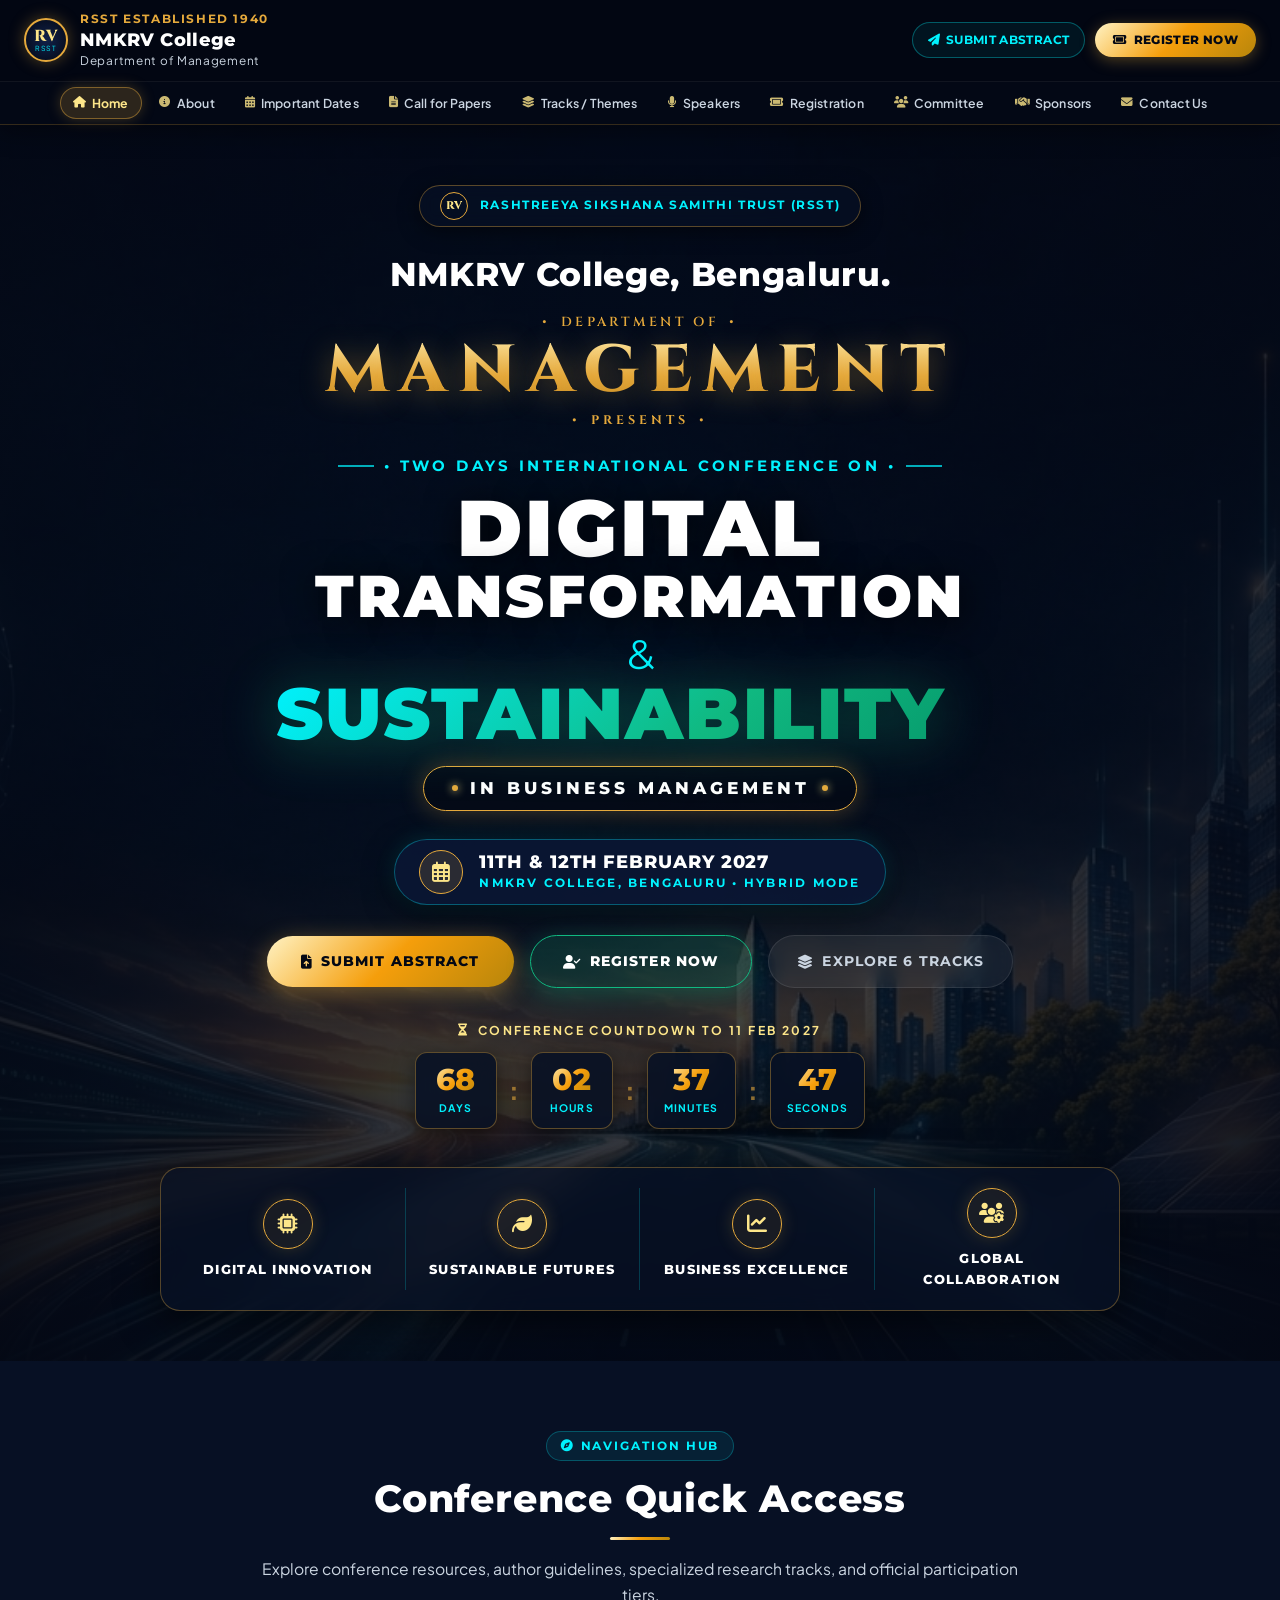
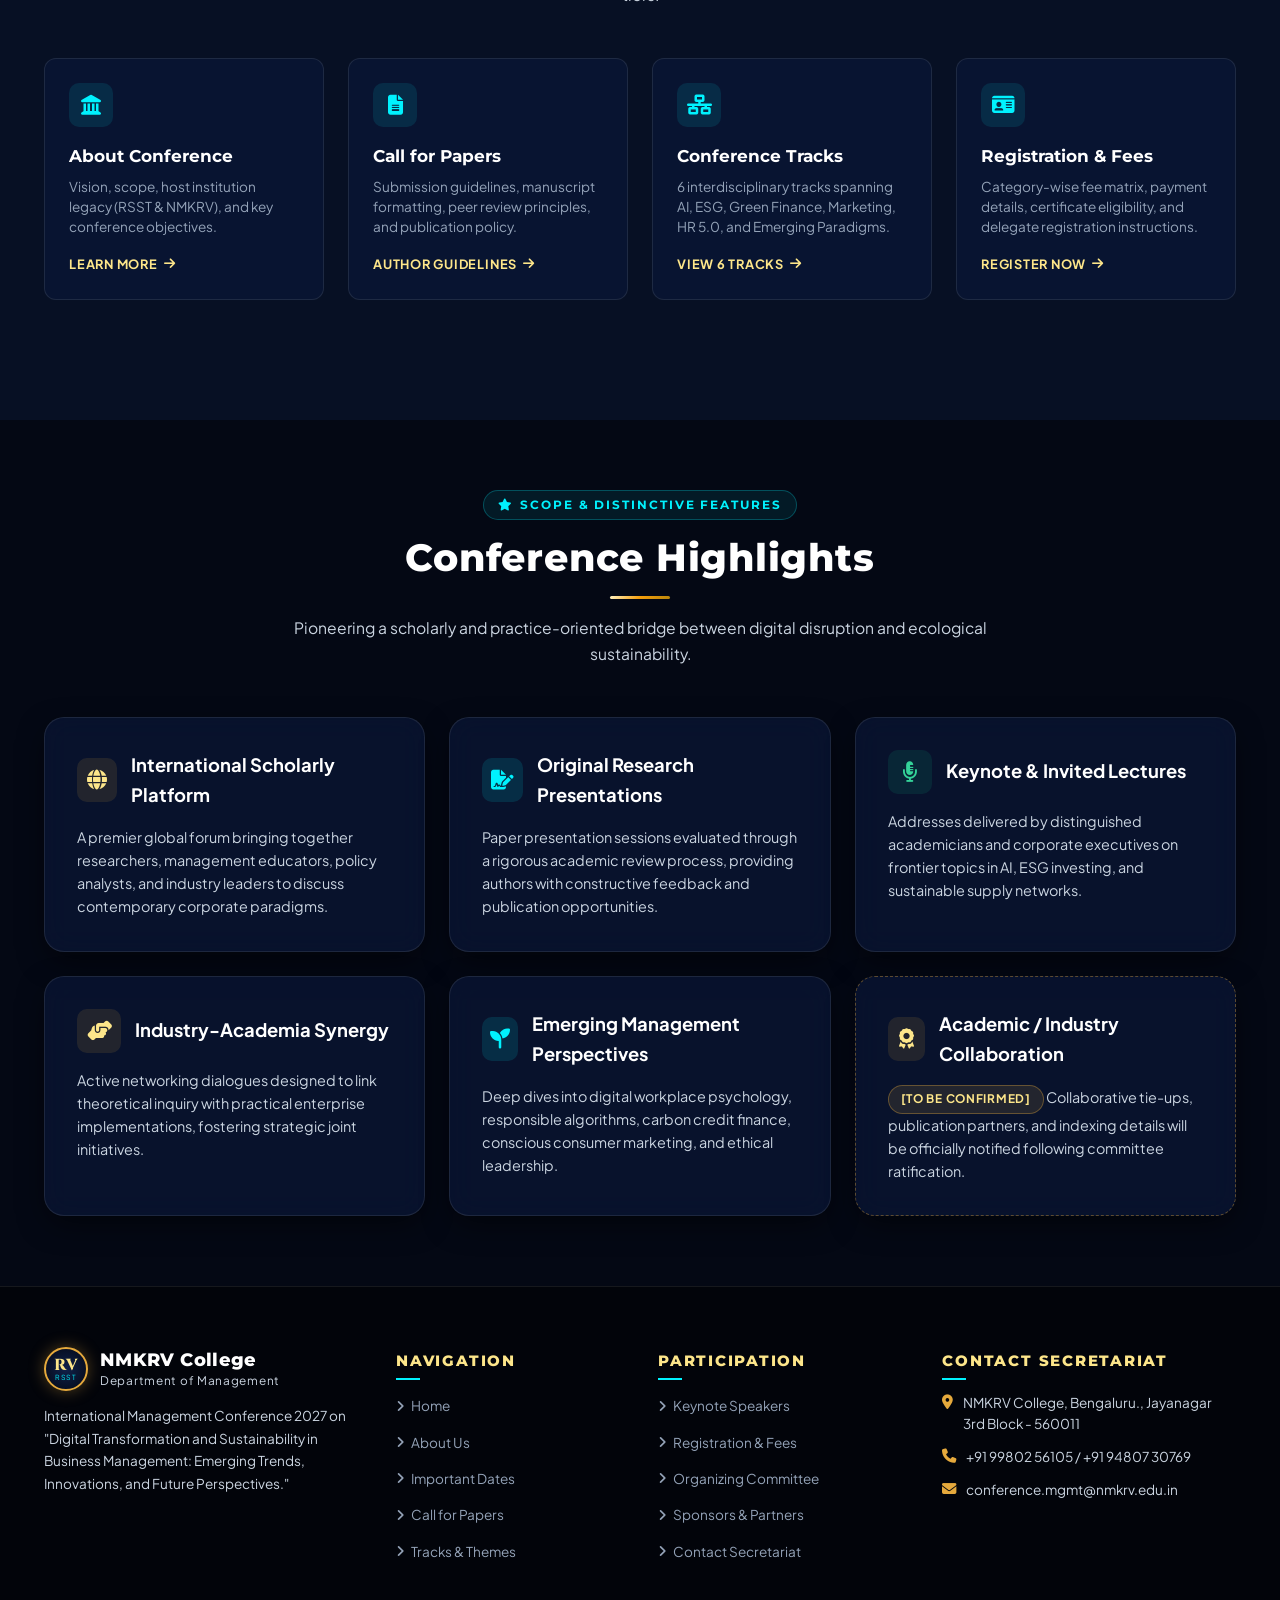
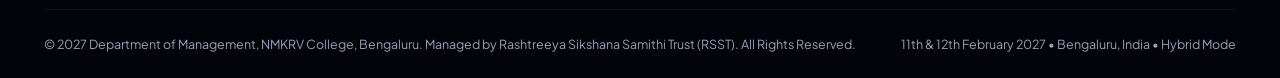
<file: index.html>
<!DOCTYPE html>
<html lang="en">
<head>
  <meta charset="UTF-8">
  <meta name="viewport" content="width=device-width, initial-scale=1.0">
  <title>International Management Conference 2027 | NMKRV College, Bengaluru</title>
  <meta name="description" content="Official website for the International Management Conference 2027 on Digital Transformation and Sustainability in Business Management: Emerging Trends, Innovations, and Future Perspectives, organized by the Department of Management, NMKRV College, Bengaluru.">
  
  <!-- Google Fonts matching brochure typography -->
  <link rel="preconnect" href="https://fonts.googleapis.com">
  <link rel="preconnect" href="https://fonts.gstatic.com" crossorigin>
  <link href="https://fonts.googleapis.com/css2?family=Cinzel:wght@600;700;800;900&family=Montserrat:ital,wght@0,400;0,600;0,700;0,800;0,900;1,800;1,900&family=Plus+Jakarta+Sans:wght@300;400;500;600;700;800&display=swap" rel="stylesheet">
  
  <!-- Font Awesome Icons -->
  <link rel="stylesheet" href="https://cdnjs.cloudflare.com/ajax/libs/font-awesome/6.5.1/css/all.min.css">
  <link rel="stylesheet" href="styles.css">
</head>
<body>


      <!-- Main Navigation Header (Row 1: Logo & Actions | Row 2: Navigation Menus) -->
  <header class="main-header" id="mainHeader">
    <!-- Row 1: Logo & Action CTAs -->
    <div class="header-top-row">
      <div class="container header-top-inner">
        <a href="index.html" class="brand-group" title="NMKRV College - Department of Management">
          <div class="brand-logo-crest">
            <span class="crest-rv">RV</span>
            <span class="crest-sub">RSST</span>
          </div>
          <div class="brand-text-group">
            <span class="brand-title-top">RSST Established 1940</span>
            <span class="brand-college-name">NMKRV College</span>
            <span class="brand-dept-name">Department of Management</span>
          </div>
        </a>

        <div class="header-top-actions">
          <div class="nav-actions">
            <a href="call-for-papers.html" class="btn-header-submit"><i class="fa-solid fa-paper-plane"></i> Submit Abstract</a>
            <a href="registration.html" class="btn-header-register"><i class="fa-solid fa-ticket"></i> Register Now</a>
          </div>
          <button class="nav-toggle-btn" id="navToggleBtn" aria-label="Toggle navigation">
            <i class="fa-solid fa-bars"></i>
          </button>
        </div>
      </div>
    </div>

    <!-- Row 2: Navigation Menus -->
    <div class="header-nav-row">
      <div class="container header-nav-inner">
        <nav class="nav-menu" id="navMenu">
          <div class="drawer-actions">
            <a href="call-for-papers.html" class="btn-drawer-submit"><i class="fa-solid fa-paper-plane"></i> Submit Abstract</a>
            <a href="registration.html" class="btn-drawer-register"><i class="fa-solid fa-ticket"></i> Register Now</a>
          </div>
          <ul class="nav-list">
            <li><a href="index.html" class="nav-link active"><i class="fa-solid fa-house"></i> Home</a></li>
            <li><a href="about.html" class="nav-link"><i class="fa-solid fa-circle-info"></i> About</a></li>
            <li><a href="important-dates.html" class="nav-link"><i class="fa-solid fa-calendar-days"></i> Important Dates</a></li>
            <li><a href="call-for-papers.html" class="nav-link"><i class="fa-solid fa-file-lines"></i> Call for Papers</a></li>
            <li><a href="tracks.html" class="nav-link"><i class="fa-solid fa-layer-group"></i> Tracks / Themes</a></li>
            <li><a href="speakers.html" class="nav-link"><i class="fa-solid fa-microphone"></i> Speakers</a></li>
            <li><a href="registration.html" class="nav-link"><i class="fa-solid fa-ticket"></i> Registration</a></li>
            <li><a href="committee.html" class="nav-link"><i class="fa-solid fa-users"></i> Committee</a></li>
            <li><a href="sponsors.html" class="nav-link"><i class="fa-solid fa-handshake"></i> Sponsors</a></li>
            <li><a href="contact.html" class="nav-link"><i class="fa-solid fa-envelope"></i> Contact Us</a></li>
          </ul>
        </nav>
      </div>
    </div>
  </header>

  <!-- HERO SECTION: 100% VISUAL REPLICA OF BROCHURE (Image_20260925_163106_712.png) -->
  <section class="hero-section">
    <div class="hero-overlay"></div>
    <div class="container hero-content">

      <!-- RSST Trust & Institutional Seal -->
      <div class="hero-emblem-badge">
        <div class="rsst-logo-circle">RV</div>
        <span class="rsst-trust-text">Rashtreeya Sikshana Samithi Trust (RSST)</span>
      </div>

      <h2 class="hero-college-title">NMKRV College, Bengaluru.</h2>
      
      <!-- DEPARTMENT OF MANAGEMENT PRESENTS -->
      <div class="hero-dept-prefix">
        <span>•</span> DEPARTMENT OF <span>•</span>
      </div>
      <h1 class="hero-dept-management">MANAGEMENT</h1>
      <div class="hero-presents">
        <span>•</span> PRESENTS <span>•</span>
      </div>

      <!-- CONFERENCE SUB-BANNER -->
      <div class="hero-conf-announcement">
        <span class="rule-line"></span>
        <span>• TWO DAYS INTERNATIONAL CONFERENCE ON •</span>
        <span class="rule-line"></span>
      </div>

      <!-- MASTER CONFERENCE TITLE (DIGITAL TRANSFORMATION & SUSTAINABILITY) -->
      <div class="hero-title-digital">DIGITAL</div>
      <div class="hero-title-transformation">TRANSFORMATION</div>
      <div class="hero-title-amp">&</div>
      <div class="hero-title-sustainability">
        SUSTAINABILITY <span class="hero-leaf-icon">🍃</span>
      </div>

      <!-- IN BUSINESS MANAGEMENT WIREFRAME BADGE -->
      <div class="hero-mgmt-badge">
        <span class="gold-dot"></span>
        <span>IN BUSINESS MANAGEMENT</span>
        <span class="gold-dot"></span>
      </div>

      <!-- DATES & LOCATION BADGE -->
      <div class="hero-date-pill">
        <div class="hero-date-icon-box">
          <i class="fa-regular fa-calendar-days"></i>
        </div>
        <div class="hero-date-texts">
          <div class="hero-date-main">11TH & 12TH FEBRUARY 2027</div>
          <div class="hero-date-sub">NMKRV College, Bengaluru • Hybrid Mode</div>
        </div>
      </div>

      <!-- PRIMARY ACTION BUTTONS -->
      <div class="hero-cta-group">
        <a href="call-for-papers.html" class="btn-hero-primary"><i class="fa-solid fa-file-arrow-up"></i> Submit Abstract</a>
        <a href="registration.html" class="btn-hero-secondary"><i class="fa-solid fa-user-check"></i> Register Now</a>
        <a href="tracks.html" class="btn-hero-glass"><i class="fa-solid fa-layer-group"></i> Explore 6 Tracks</a>
      </div>

      <!-- LIVE COUNTDOWN TIMER TO FEBRUARY 11, 2027 -->
      <div class="countdown-container">
        <div class="countdown-label">
          <i class="fa-solid fa-hourglass-half"></i> Conference Countdown to 11 Feb 2027
        </div>
        <div class="countdown-grid">
          <div class="countdown-card">
            <div class="countdown-num" id="cdDays">00</div>
            <div class="countdown-unit">Days</div>
          </div>
          <span class="countdown-sep">:</span>
          <div class="countdown-card">
            <div class="countdown-num" id="cdHours">00</div>
            <div class="countdown-unit">Hours</div>
          </div>
          <span class="countdown-sep">:</span>
          <div class="countdown-card">
            <div class="countdown-num" id="cdMins">00</div>
            <div class="countdown-unit">Minutes</div>
          </div>
          <span class="countdown-sep">:</span>
          <div class="countdown-card">
            <div class="countdown-num" id="cdSecs">00</div>
            <div class="countdown-unit">Seconds</div>
          </div>
        </div>
      </div>

      <!-- FOUR PILLARS BAR (EXACT BROCHURE FOOTER) -->
      <div class="four-pillars-strip">
        <div class="pillar-col">
          <div class="pillar-icon-circle">
            <i class="fa-solid fa-microchip"></i>
          </div>
          <span class="pillar-title">Digital Innovation</span>
        </div>
        <div class="pillar-col">
          <div class="pillar-icon-circle">
            <i class="fa-solid fa-leaf"></i>
          </div>
          <span class="pillar-title">Sustainable Futures</span>
        </div>
        <div class="pillar-col">
          <div class="pillar-icon-circle">
            <i class="fa-solid fa-chart-line"></i>
          </div>
          <span class="pillar-title">Business Excellence</span>
        </div>
        <div class="pillar-col">
          <div class="pillar-icon-circle">
            <i class="fa-solid fa-users-gear"></i>
          </div>
          <span class="pillar-title">Global Collaboration</span>
        </div>
      </div>

    </div>
  </section>

  <!-- QUICK ACCESS PORTAL SECTION -->
  <section class="section-padding" style="background: var(--bg-secondary);">
    <div class="container">
      <div class="section-header">
        <span class="section-tag"><i class="fa-solid fa-compass"></i> Navigation Hub</span>
        <h2 class="section-title">Conference Quick Access</h2>
        <div class="section-title-line"></div>
        <p class="section-desc">Explore conference resources, author guidelines, specialized research tracks, and official participation tiers.</p>
      </div>

      <div class="quick-access-grid">
        <a href="about.html" class="quick-card">
          <div>
            <div class="quick-card-icon"><i class="fa-solid fa-landmark"></i></div>
            <h3 class="quick-card-title">About Conference</h3>
            <p class="quick-card-desc">Vision, scope, host institution legacy (RSST & NMKRV), and key conference objectives.</p>
          </div>
          <span class="quick-card-link">Learn More <i class="fa-solid fa-arrow-right"></i></span>
        </a>

        <a href="call-for-papers.html" class="quick-card">
          <div>
            <div class="quick-card-icon"><i class="fa-solid fa-file-lines"></i></div>
            <h3 class="quick-card-title">Call for Papers</h3>
            <p class="quick-card-desc">Submission guidelines, manuscript formatting, peer review principles, and publication policy.</p>
          </div>
          <span class="quick-card-link">Author Guidelines <i class="fa-solid fa-arrow-right"></i></span>
        </a>

        <a href="tracks.html" class="quick-card">
          <div>
            <div class="quick-card-icon"><i class="fa-solid fa-network-wired"></i></div>
            <h3 class="quick-card-title">Conference Tracks</h3>
            <p class="quick-card-desc">6 interdisciplinary tracks spanning AI, ESG, Green Finance, Marketing, HR 5.0, and Emerging Paradigms.</p>
          </div>
          <span class="quick-card-link">View 6 Tracks <i class="fa-solid fa-arrow-right"></i></span>
        </a>

        <a href="registration.html" class="quick-card">
          <div>
            <div class="quick-card-icon"><i class="fa-solid fa-id-card"></i></div>
            <h3 class="quick-card-title">Registration & Fees</h3>
            <p class="quick-card-desc">Category-wise fee matrix, payment details, certificate eligibility, and delegate registration instructions.</p>
          </div>
          <span class="quick-card-link">Register Now <i class="fa-solid fa-arrow-right"></i></span>
        </a>
      </div>
    </div>
  </section>

  <!-- CONFERENCE HIGHLIGHTS & SCOPE SECTION (Section 3 of doc) -->
  <section class="section-padding">
    <div class="container">
      <div class="section-header">
        <span class="section-tag"><i class="fa-solid fa-star"></i> Scope & Distinctive Features</span>
        <h2 class="section-title">Conference Highlights</h2>
        <div class="section-title-line"></div>
        <p class="section-desc">Pioneering a scholarly and practice-oriented bridge between digital disruption and ecological sustainability.</p>
      </div>

      <div style="display: grid; grid-template-columns: repeat(auto-fit, minmax(320px, 1fr)); gap: 24px;">
        <div class="glass-card">
          <div style="display: flex; align-items: center; gap: 14px; margin-bottom: 16px;">
            <div style="width: 44px; height: 44px; border-radius: 10px; background: rgba(229, 169, 60, 0.12); color: var(--gold-light); display: flex; align-items: center; justify-content: center; font-size: 1.25rem;">
              <i class="fa-solid fa-globe"></i>
            </div>
            <h3 style="font-size: 1.15rem; color: #ffffff;">International Scholarly Platform</h3>
          </div>
          <p style="font-size: 0.9rem; color: var(--text-secondary); line-height: 1.6;">A premier global forum bringing together researchers, management educators, policy analysts, and industry leaders to discuss contemporary corporate paradigms.</p>
        </div>

        <div class="glass-card">
          <div style="display: flex; align-items: center; gap: 14px; margin-bottom: 16px;">
            <div style="width: 44px; height: 44px; border-radius: 10px; background: rgba(0, 242, 254, 0.12); color: var(--cyan-primary); display: flex; align-items: center; justify-content: center; font-size: 1.25rem;">
              <i class="fa-solid fa-file-signature"></i>
            </div>
            <h3 style="font-size: 1.15rem; color: #ffffff;">Original Research Presentations</h3>
          </div>
          <p style="font-size: 0.9rem; color: var(--text-secondary); line-height: 1.6;">Paper presentation sessions evaluated through a rigorous academic review process, providing authors with constructive feedback and publication opportunities.</p>
        </div>

        <div class="glass-card">
          <div style="display: flex; align-items: center; gap: 14px; margin-bottom: 16px;">
            <div style="width: 44px; height: 44px; border-radius: 10px; background: rgba(16, 185, 129, 0.12); color: var(--emerald-light); display: flex; align-items: center; justify-content: center; font-size: 1.25rem;">
              <i class="fa-solid fa-microphone-lines"></i>
            </div>
            <h3 style="font-size: 1.15rem; color: #ffffff;">Keynote & Invited Lectures</h3>
          </div>
          <p style="font-size: 0.9rem; color: var(--text-secondary); line-height: 1.6;">Addresses delivered by distinguished academicians and corporate executives on frontier topics in AI, ESG investing, and sustainable supply networks.</p>
        </div>

        <div class="glass-card">
          <div style="display: flex; align-items: center; gap: 14px; margin-bottom: 16px;">
            <div style="width: 44px; height: 44px; border-radius: 10px; background: rgba(229, 169, 60, 0.12); color: var(--gold-light); display: flex; align-items: center; justify-content: center; font-size: 1.25rem;">
              <i class="fa-solid fa-handshake-angle"></i>
            </div>
            <h3 style="font-size: 1.15rem; color: #ffffff;">Industry-Academia Synergy</h3>
          </div>
          <p style="font-size: 0.9rem; color: var(--text-secondary); line-height: 1.6;">Active networking dialogues designed to link theoretical inquiry with practical enterprise implementations, fostering strategic joint initiatives.</p>
        </div>

        <div class="glass-card">
          <div style="display: flex; align-items: center; gap: 14px; margin-bottom: 16px;">
            <div style="width: 44px; height: 44px; border-radius: 10px; background: rgba(0, 242, 254, 0.12); color: var(--cyan-primary); display: flex; align-items: center; justify-content: center; font-size: 1.25rem;">
              <i class="fa-solid fa-seedling"></i>
            </div>
            <h3 style="font-size: 1.15rem; color: #ffffff;">Emerging Management Perspectives</h3>
          </div>
          <p style="font-size: 0.9rem; color: var(--text-secondary); line-height: 1.6;">Deep dives into digital workplace psychology, responsible algorithms, carbon credit finance, conscious consumer marketing, and ethical leadership.</p>
        </div>

        <div class="glass-card" style="border: 1px dashed var(--border-gold-glow);">
          <div style="display: flex; align-items: center; gap: 14px; margin-bottom: 16px;">
            <div style="width: 44px; height: 44px; border-radius: 10px; background: rgba(229, 169, 60, 0.12); color: var(--gold-light); display: flex; align-items: center; justify-content: center; font-size: 1.25rem;">
              <i class="fa-solid fa-award"></i>
            </div>
            <h3 style="font-size: 1.15rem; color: #ffffff;">Academic / Industry Collaboration</h3>
          </div>
          <p style="font-size: 0.9rem; color: var(--text-secondary); line-height: 1.6;">
            <span class="status-badge tbc">[TO BE CONFIRMED]</span> Collaborative tie-ups, publication partners, and indexing details will be officially notified following committee ratification.
          </p>
        </div>
      </div>
    </div>
  </section>

  <!-- MASTER FOOTER -->
  <footer class="site-footer">
    <div class="container">
      <div class="footer-grid">
        <div>
          <div class="brand-group" style="margin-bottom: 14px;">
            <div class="brand-logo-crest">
              <span class="crest-rv">RV</span>
              <span class="crest-sub">RSST</span>
            </div>
            <div class="brand-text-group">
              <span class="brand-college-name">NMKRV College</span>
              <span class="brand-dept-name">Department of Management</span>
            </div>
          </div>
          <p class="footer-desc">International Management Conference 2027 on "Digital Transformation and Sustainability in Business Management: Emerging Trends, Innovations, and Future Perspectives."</p>
        </div>

        <div>
          <h4 class="footer-col-title">Navigation</h4>
          <ul class="footer-links-list">
            <li><a href="index.html"><i class="fa-solid fa-angle-right"></i> Home</a></li>
            <li><a href="about.html"><i class="fa-solid fa-angle-right"></i> About Us</a></li>
            <li><a href="important-dates.html"><i class="fa-solid fa-angle-right"></i> Important Dates</a></li>
            <li><a href="call-for-papers.html"><i class="fa-solid fa-angle-right"></i> Call for Papers</a></li>
            <li><a href="tracks.html"><i class="fa-solid fa-angle-right"></i> Tracks & Themes</a></li>
          </ul>
        </div>

        <div>
          <h4 class="footer-col-title">Participation</h4>
          <ul class="footer-links-list">
            <li><a href="speakers.html"><i class="fa-solid fa-angle-right"></i> Keynote Speakers</a></li>
            <li><a href="registration.html"><i class="fa-solid fa-angle-right"></i> Registration & Fees</a></li>
            <li><a href="committee.html"><i class="fa-solid fa-angle-right"></i> Organizing Committee</a></li>
            <li><a href="sponsors.html"><i class="fa-solid fa-angle-right"></i> Sponsors & Partners</a></li>
            <li><a href="contact.html"><i class="fa-solid fa-angle-right"></i> Contact Secretariat</a></li>
          </ul>
        </div>

        <div>
          <h4 class="footer-col-title">Contact Secretariat</h4>
          <div class="footer-contact-item">
            <i class="fa-solid fa-location-dot"></i>
            <span>NMKRV College, Bengaluru., Jayanagar 3rd Block - 560011</span>
          </div>
          <div class="footer-contact-item">
            <i class="fa-solid fa-phone"></i>
            <span>+91 99802 56105 / +91 94807 30769</span>
          </div>
          <div class="footer-contact-item">
            <i class="fa-solid fa-envelope"></i>
            <span>conference.mgmt@nmkrv.edu.in</span>
          </div>
        </div>
      </div>

      <div class="footer-bottom-bar">
        <div>
          &copy; 2027 Department of Management, NMKRV College, Bengaluru. Managed by Rashtreeya Sikshana Samithi Trust (RSST). All Rights Reserved.
        </div>
        <div>
          11th &amp; 12th February 2027 • Bengaluru, India • Hybrid Mode
        </div>
      </div>
    </div>
  </footer>

  <script src="script.js"></script>
</body>
</html>
</file>
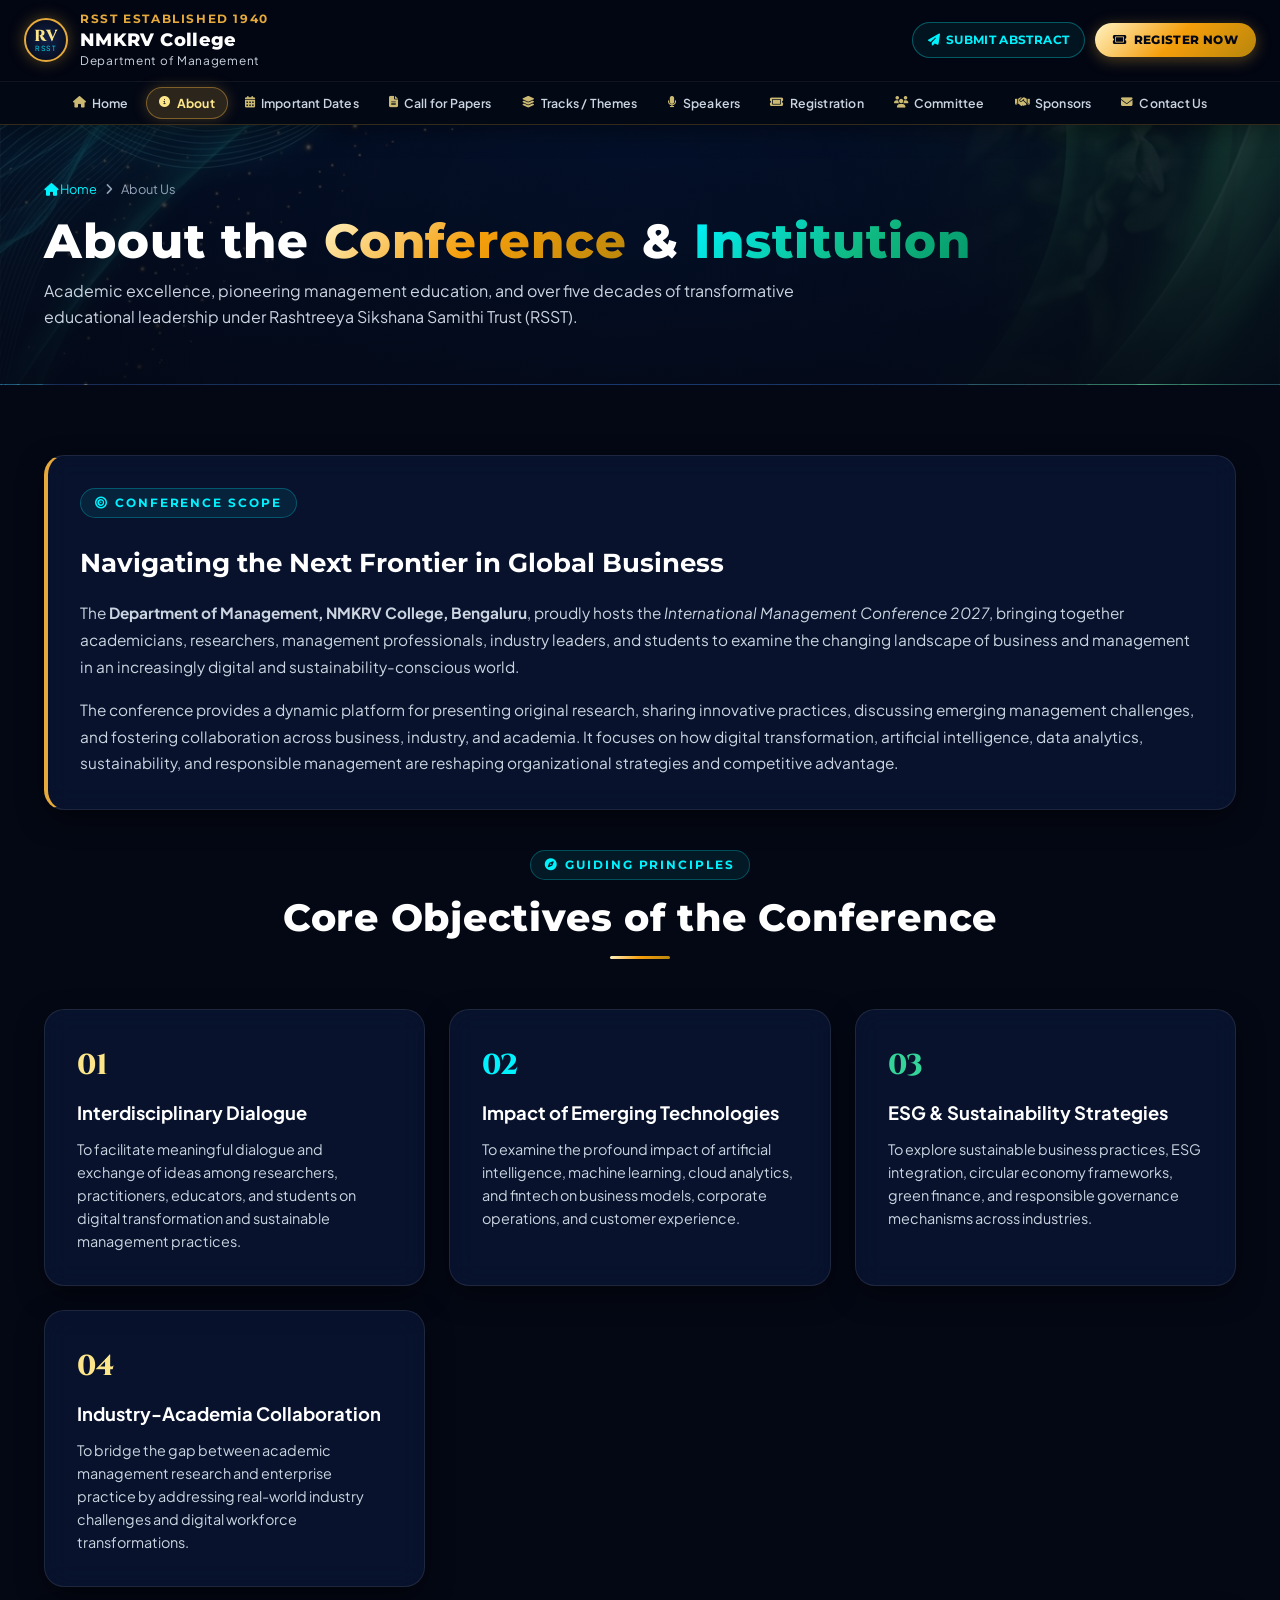
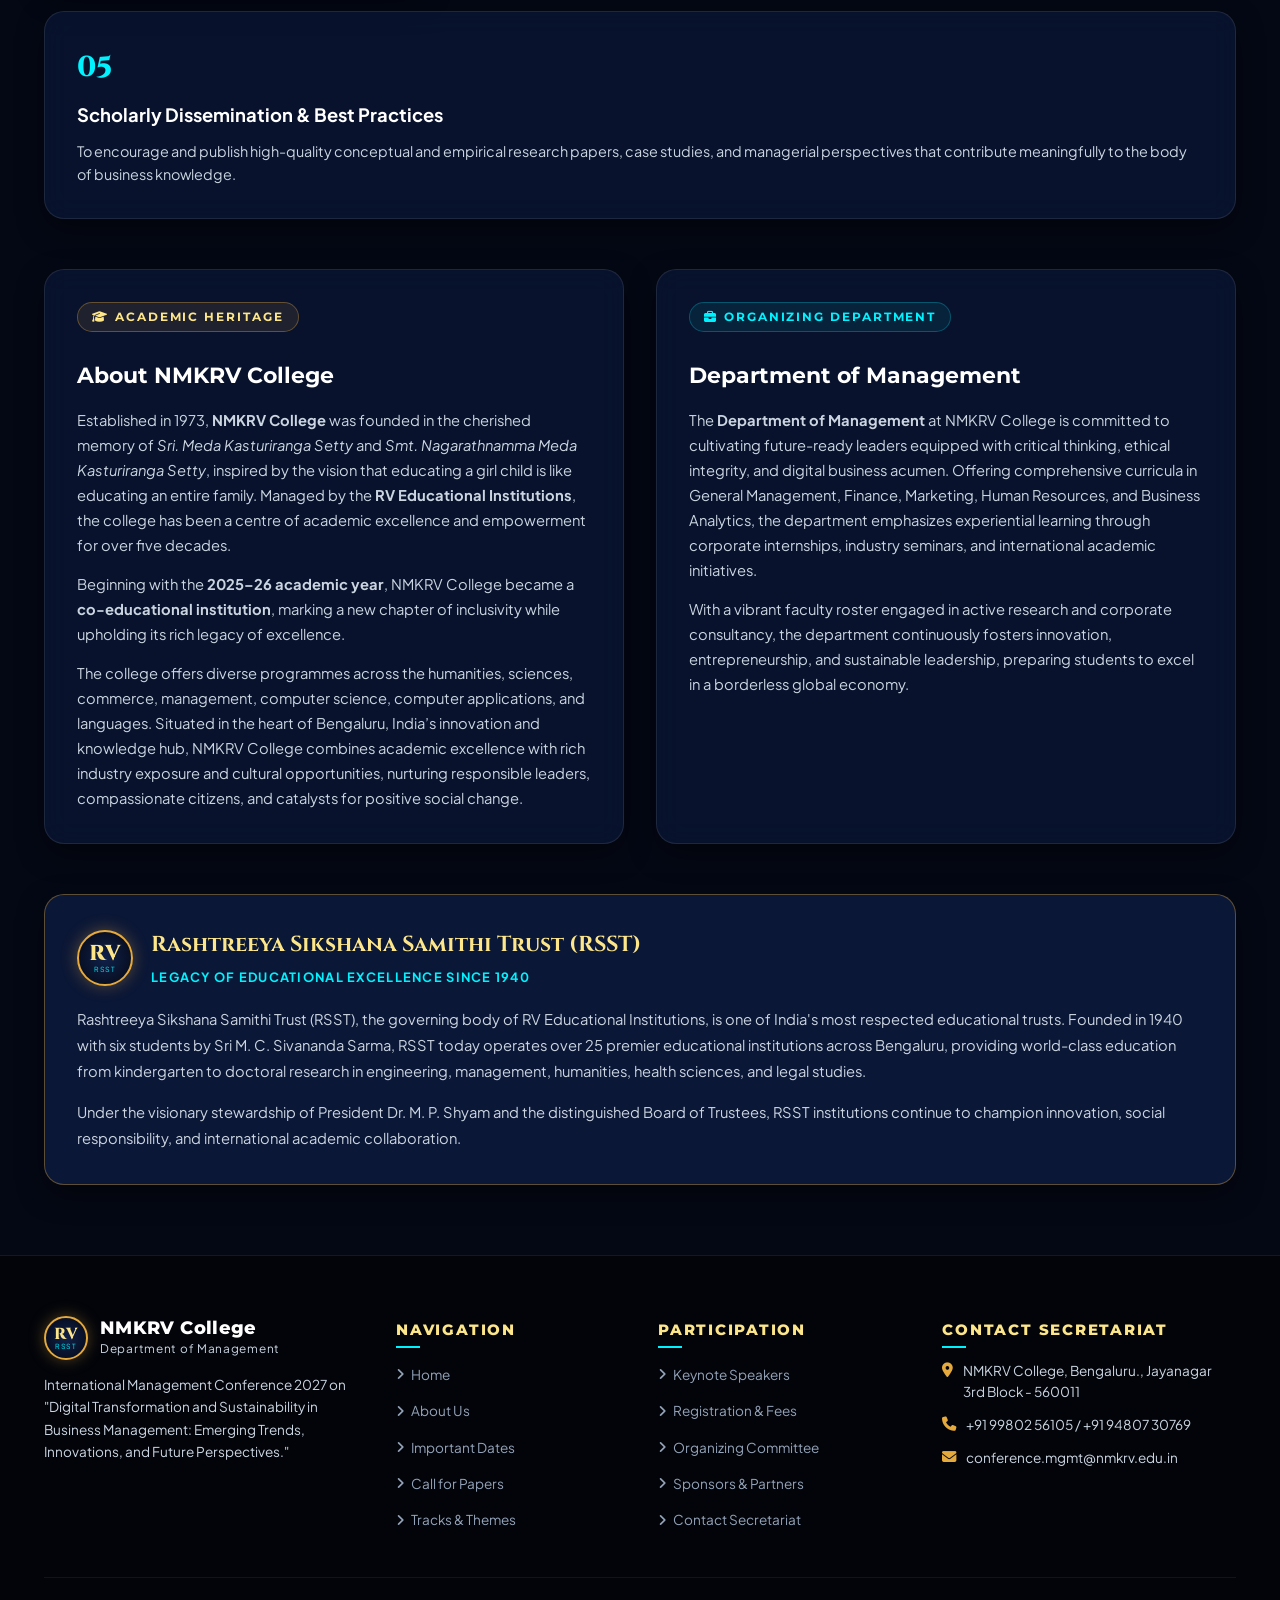
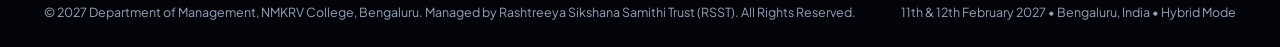
<file: about.html>
<!DOCTYPE html>
<html lang="en">
<head>
  <meta charset="UTF-8">
  <meta name="viewport" content="width=device-width, initial-scale=1.0">
  <title>About Us | International Management Conference 2027 | NMKRV College</title>
  <meta name="description" content="About the International Management Conference 2027, Department of Management, NMKRV College, and Rashtreeya Sikshana Samithi Trust (RSST).">
  
  <link rel="preconnect" href="https://fonts.googleapis.com">
  <link rel="preconnect" href="https://fonts.gstatic.com" crossorigin>
  <link href="https://fonts.googleapis.com/css2?family=Cinzel:wght@600;700;800;900&family=Montserrat:ital,wght@0,400;0,600;0,700;0,800;0,900;1,800;1,900&family=Plus+Jakarta+Sans:wght@300;400;500;600;700;800&display=swap" rel="stylesheet">
  
  <link rel="stylesheet" href="https://cdnjs.cloudflare.com/ajax/libs/font-awesome/6.5.1/css/all.min.css">
  <link rel="stylesheet" href="styles.css">
</head>
<body>

      <!-- Main Navigation Header (Row 1: Logo & Actions | Row 2: Navigation Menus) -->
  <header class="main-header" id="mainHeader">
    <!-- Row 1: Logo & Action CTAs -->
    <div class="header-top-row">
      <div class="container header-top-inner">
        <a href="index.html" class="brand-group" title="NMKRV College - Department of Management">
          <div class="brand-logo-crest">
            <span class="crest-rv">RV</span>
            <span class="crest-sub">RSST</span>
          </div>
          <div class="brand-text-group">
            <span class="brand-title-top">RSST Established 1940</span>
            <span class="brand-college-name">NMKRV College</span>
            <span class="brand-dept-name">Department of Management</span>
          </div>
        </a>

        <div class="header-top-actions">
          <div class="nav-actions">
            <a href="call-for-papers.html" class="btn-header-submit"><i class="fa-solid fa-paper-plane"></i> Submit Abstract</a>
            <a href="registration.html" class="btn-header-register"><i class="fa-solid fa-ticket"></i> Register Now</a>
          </div>
          <button class="nav-toggle-btn" id="navToggleBtn" aria-label="Toggle navigation">
            <i class="fa-solid fa-bars"></i>
          </button>
        </div>
      </div>
    </div>

    <!-- Row 2: Navigation Menus -->
    <div class="header-nav-row">
      <div class="container header-nav-inner">
        <nav class="nav-menu" id="navMenu">
          <div class="drawer-actions">
            <a href="call-for-papers.html" class="btn-drawer-submit"><i class="fa-solid fa-paper-plane"></i> Submit Abstract</a>
            <a href="registration.html" class="btn-drawer-register"><i class="fa-solid fa-ticket"></i> Register Now</a>
          </div>
          <ul class="nav-list">
            <li><a href="index.html" class="nav-link"><i class="fa-solid fa-house"></i> Home</a></li>
            <li><a href="about.html" class="nav-link active"><i class="fa-solid fa-circle-info"></i> About</a></li>
            <li><a href="important-dates.html" class="nav-link"><i class="fa-solid fa-calendar-days"></i> Important Dates</a></li>
            <li><a href="call-for-papers.html" class="nav-link"><i class="fa-solid fa-file-lines"></i> Call for Papers</a></li>
            <li><a href="tracks.html" class="nav-link"><i class="fa-solid fa-layer-group"></i> Tracks / Themes</a></li>
            <li><a href="speakers.html" class="nav-link"><i class="fa-solid fa-microphone"></i> Speakers</a></li>
            <li><a href="registration.html" class="nav-link"><i class="fa-solid fa-ticket"></i> Registration</a></li>
            <li><a href="committee.html" class="nav-link"><i class="fa-solid fa-users"></i> Committee</a></li>
            <li><a href="sponsors.html" class="nav-link"><i class="fa-solid fa-handshake"></i> Sponsors</a></li>
            <li><a href="contact.html" class="nav-link"><i class="fa-solid fa-envelope"></i> Contact Us</a></li>
          </ul>
        </nav>
      </div>
    </div>
  </header>

  <!-- SUBPAGE HEADER BANNER WITH BROCHURE ASSET -->
  <section class="subpage-banner">
    <div class="subpage-banner-overlay"></div>
    <div class="container subpage-banner-content">
      <div class="breadcrumb-nav">
        <a href="index.html"><i class="fa-solid fa-house"></i> Home</a>
        <i class="fa-solid fa-angle-right"></i>
        <span>About Us</span>
      </div>
      <h1 class="subpage-title">About the <span class="gold-accent">Conference</span> &amp; <span class="emerald-accent">Institution</span></h1>
      <p class="subpage-desc">Academic excellence, pioneering management education, and over five decades of transformative educational leadership under Rashtreeya Sikshana Samithi Trust (RSST).</p>
    </div>
  </section>

  <!-- SECTION 1: ABOUT THE CONFERENCE (Section 4 of doc) -->
  <section class="section-padding">
    <div class="container">
      <div class="glass-card" style="margin-bottom: 40px; border-left: 4px solid var(--gold-primary);">
        <span class="section-tag"><i class="fa-solid fa-bullseye"></i> Conference Scope</span>
        <h2 style="font-family: var(--font-title); font-size: 1.6rem; color: #ffffff; margin: 10px 0 16px;">Navigating the Next Frontier in Global Business</h2>
        <p style="font-size: 0.96rem; color: var(--text-secondary); line-height: 1.75; margin-bottom: 16px;">
          The <strong>Department of Management, NMKRV College, Bengaluru</strong>, proudly hosts the <em>International Management Conference 2027</em>, bringing together academicians, researchers, management professionals, industry leaders, and students to examine the changing landscape of business and management in an increasingly digital and sustainability-conscious world.
        </p>
        <p style="font-size: 0.96rem; color: var(--text-secondary); line-height: 1.75;">
          The conference provides a dynamic platform for presenting original research, sharing innovative practices, discussing emerging management challenges, and fostering collaboration across business, industry, and academia. It focuses on how digital transformation, artificial intelligence, data analytics, sustainability, and responsible management are reshaping organizational strategies and competitive advantage.
        </p>
      </div>

      <!-- 5 CORE OBJECTIVES -->
      <div class="section-header">
        <span class="section-tag"><i class="fa-solid fa-compass"></i> Guiding Principles</span>
        <h2 class="section-title">Core Objectives of the Conference</h2>
        <div class="section-title-line"></div>
      </div>

      <div style="display: grid; grid-template-columns: repeat(auto-fit, minmax(320px, 1fr)); gap: 24px; margin-bottom: 50px;">
        <div class="glass-card">
          <div style="font-size: 1.8rem; color: var(--gold-light); font-weight: 800; font-family: var(--font-serif); margin-bottom: 8px;">01</div>
          <h3 style="font-size: 1.15rem; color: #ffffff; margin-bottom: 10px;">Interdisciplinary Dialogue</h3>
          <p style="font-size: 0.9rem; color: var(--text-secondary); line-height: 1.6;">To facilitate meaningful dialogue and exchange of ideas among researchers, practitioners, educators, and students on digital transformation and sustainable management practices.</p>
        </div>

        <div class="glass-card">
          <div style="font-size: 1.8rem; color: var(--cyan-primary); font-weight: 800; font-family: var(--font-serif); margin-bottom: 8px;">02</div>
          <h3 style="font-size: 1.15rem; color: #ffffff; margin-bottom: 10px;">Impact of Emerging Technologies</h3>
          <p style="font-size: 0.9rem; color: var(--text-secondary); line-height: 1.6;">To examine the profound impact of artificial intelligence, machine learning, cloud analytics, and fintech on business models, corporate operations, and customer experience.</p>
        </div>

        <div class="glass-card">
          <div style="font-size: 1.8rem; color: var(--emerald-light); font-weight: 800; font-family: var(--font-serif); margin-bottom: 8px;">03</div>
          <h3 style="font-size: 1.15rem; color: #ffffff; margin-bottom: 10px;">ESG &amp; Sustainability Strategies</h3>
          <p style="font-size: 0.9rem; color: var(--text-secondary); line-height: 1.6;">To explore sustainable business practices, ESG integration, circular economy frameworks, green finance, and responsible governance mechanisms across industries.</p>
        </div>

        <div class="glass-card">
          <div style="font-size: 1.8rem; color: var(--gold-light); font-weight: 800; font-family: var(--font-serif); margin-bottom: 8px;">04</div>
          <h3 style="font-size: 1.15rem; color: #ffffff; margin-bottom: 10px;">Industry-Academia Collaboration</h3>
          <p style="font-size: 0.9rem; color: var(--text-secondary); line-height: 1.6;">To bridge the gap between academic management research and enterprise practice by addressing real-world industry challenges and digital workforce transformations.</p>
        </div>

        <div class="glass-card" style="grid-column: 1 / -1;">
          <div style="font-size: 1.8rem; color: var(--cyan-primary); font-weight: 800; font-family: var(--font-serif); margin-bottom: 8px;">05</div>
          <h3 style="font-size: 1.15rem; color: #ffffff; margin-bottom: 10px;">Scholarly Dissemination &amp; Best Practices</h3>
          <p style="font-size: 0.9rem; color: var(--text-secondary); line-height: 1.6;">To encourage and publish high-quality conceptual and empirical research papers, case studies, and managerial perspectives that contribute meaningfully to the body of business knowledge.</p>
        </div>
      </div>

      <!-- ABOUT NMKRV & DEPARTMENT OF MANAGEMENT -->
      <div style="display: grid; grid-template-columns: 1fr 1fr; gap: 32px; margin-bottom: 50px;">
        <div class="glass-card">
          <span class="section-tag" style="color: var(--gold-light); border-color: rgba(229,169,60,0.35); background: rgba(229,169,60,0.1);"><i class="fa-solid fa-graduation-cap"></i> Academic Heritage</span>
          <h3 style="font-family: var(--font-title); font-size: 1.35rem; color: #ffffff; margin: 12px 0 14px;">About NMKRV College</h3>
          <p style="font-size: 0.92rem; color: var(--text-secondary); line-height: 1.7; margin-bottom: 14px;">
            Established in 1973, <strong>NMKRV College</strong> was founded in the cherished memory of <em>Sri. Meda Kasturiranga Setty</em> and <em>Smt. Nagarathnamma Meda Kasturiranga Setty</em>, inspired by the vision that educating a girl child is like educating an entire family. Managed by the <strong>RV Educational Institutions</strong>, the college has been a centre of academic excellence and empowerment for over five decades.
          </p>
          <p style="font-size: 0.92rem; color: var(--text-secondary); line-height: 1.7; margin-bottom: 14px;">
            Beginning with the <strong>2025–26 academic year</strong>, NMKRV College became a <strong>co-educational institution</strong>, marking a new chapter of inclusivity while upholding its rich legacy of excellence.
          </p>
          <p style="font-size: 0.92rem; color: var(--text-secondary); line-height: 1.7;">
            The college offers diverse programmes across the humanities, sciences, commerce, management, computer science, computer applications, and languages. Situated in the heart of Bengaluru, India’s innovation and knowledge hub, NMKRV College combines academic excellence with rich industry exposure and cultural opportunities, nurturing responsible leaders, compassionate citizens, and catalysts for positive social change.
          </p>
        </div>

        <div class="glass-card">
          <span class="section-tag" style="color: var(--cyan-primary);"><i class="fa-solid fa-briefcase"></i> Organizing Department</span>
          <h3 style="font-family: var(--font-title); font-size: 1.35rem; color: #ffffff; margin: 12px 0 14px;">Department of Management</h3>
          <p style="font-size: 0.92rem; color: var(--text-secondary); line-height: 1.7; margin-bottom: 14px;">
            The <strong>Department of Management</strong> at NMKRV College is committed to cultivating future-ready leaders equipped with critical thinking, ethical integrity, and digital business acumen. Offering comprehensive curricula in General Management, Finance, Marketing, Human Resources, and Business Analytics, the department emphasizes experiential learning through corporate internships, industry seminars, and international academic initiatives.
          </p>
          <p style="font-size: 0.92rem; color: var(--text-secondary); line-height: 1.7;">
            With a vibrant faculty roster engaged in active research and corporate consultancy, the department continuously fosters innovation, entrepreneurship, and sustainable leadership, preparing students to excel in a borderless global economy.
          </p>
        </div>
      </div>

      <!-- ABOUT RSST (THE TRUST) -->
      <div class="glass-card" style="background: rgba(16, 33, 74, 0.65); border-color: var(--border-gold-glow);">
        <div style="display: flex; align-items: center; gap: 18px; margin-bottom: 18px; flex-wrap: wrap;">
          <div class="brand-logo-crest" style="width: 56px; height: 56px;">
            <span class="crest-rv" style="font-size: 1.35rem;">RV</span>
            <span class="crest-sub">RSST</span>
          </div>
          <div>
            <h3 style="font-family: var(--font-serif); font-size: 1.35rem; color: var(--gold-light);">Rashtreeya Sikshana Samithi Trust (RSST)</h3>
            <span style="font-size: 0.8rem; color: var(--cyan-primary); letter-spacing: 0.1em; text-transform: uppercase; font-weight: 700;">Legacy of Educational Excellence Since 1940</span>
          </div>
        </div>
        <p style="font-size: 0.92rem; color: var(--text-secondary); line-height: 1.75; margin-bottom: 16px;">
          Rashtreeya Sikshana Samithi Trust (RSST), the governing body of RV Educational Institutions, is one of India's most respected educational trusts. Founded in 1940 with six students by Sri M. C. Sivananda Sarma, RSST today operates over 25 premier educational institutions across Bengaluru, providing world-class education from kindergarten to doctoral research in engineering, management, humanities, health sciences, and legal studies.
        </p>
        <p style="font-size: 0.92rem; color: var(--text-secondary); line-height: 1.75;">
          Under the visionary stewardship of President Dr. M. P. Shyam and the distinguished Board of Trustees, RSST institutions continue to champion innovation, social responsibility, and international academic collaboration.
        </p>
      </div>

    </div>
  </section>

  <!-- MASTER FOOTER -->
  <footer class="site-footer">
    <div class="container">
      <div class="footer-grid">
        <div>
          <div class="brand-group" style="margin-bottom: 14px;">
            <div class="brand-logo-crest">
              <span class="crest-rv">RV</span>
              <span class="crest-sub">RSST</span>
            </div>
            <div class="brand-text-group">
              <span class="brand-college-name">NMKRV College</span>
              <span class="brand-dept-name">Department of Management</span>
            </div>
          </div>
          <p class="footer-desc">International Management Conference 2027 on "Digital Transformation and Sustainability in Business Management: Emerging Trends, Innovations, and Future Perspectives."</p>
        </div>

        <div>
          <h4 class="footer-col-title">Navigation</h4>
          <ul class="footer-links-list">
            <li><a href="index.html"><i class="fa-solid fa-angle-right"></i> Home</a></li>
            <li><a href="about.html"><i class="fa-solid fa-angle-right"></i> About Us</a></li>
            <li><a href="important-dates.html"><i class="fa-solid fa-angle-right"></i> Important Dates</a></li>
            <li><a href="call-for-papers.html"><i class="fa-solid fa-angle-right"></i> Call for Papers</a></li>
            <li><a href="tracks.html"><i class="fa-solid fa-angle-right"></i> Tracks & Themes</a></li>
          </ul>
        </div>

        <div>
          <h4 class="footer-col-title">Participation</h4>
          <ul class="footer-links-list">
            <li><a href="speakers.html"><i class="fa-solid fa-angle-right"></i> Keynote Speakers</a></li>
            <li><a href="registration.html"><i class="fa-solid fa-angle-right"></i> Registration & Fees</a></li>
            <li><a href="committee.html"><i class="fa-solid fa-angle-right"></i> Organizing Committee</a></li>
            <li><a href="sponsors.html"><i class="fa-solid fa-angle-right"></i> Sponsors & Partners</a></li>
            <li><a href="contact.html"><i class="fa-solid fa-angle-right"></i> Contact Secretariat</a></li>
          </ul>
        </div>

        <div>
          <h4 class="footer-col-title">Contact Secretariat</h4>
          <div class="footer-contact-item">
            <i class="fa-solid fa-location-dot"></i>
            <span>NMKRV College, Bengaluru., Jayanagar 3rd Block - 560011</span>
          </div>
          <div class="footer-contact-item">
            <i class="fa-solid fa-phone"></i>
            <span>+91 99802 56105 / +91 94807 30769</span>
          </div>
          <div class="footer-contact-item">
            <i class="fa-solid fa-envelope"></i>
            <span>conference.mgmt@nmkrv.edu.in</span>
          </div>
        </div>
      </div>

      <div class="footer-bottom-bar">
        <div>
          &copy; 2027 Department of Management, NMKRV College, Bengaluru. Managed by Rashtreeya Sikshana Samithi Trust (RSST). All Rights Reserved.
        </div>
        <div>
          11th &amp; 12th February 2027 • Bengaluru, India • Hybrid Mode
        </div>
      </div>
    </div>
  </footer>

  <script src="script.js"></script>
</body>
</html>
</file>
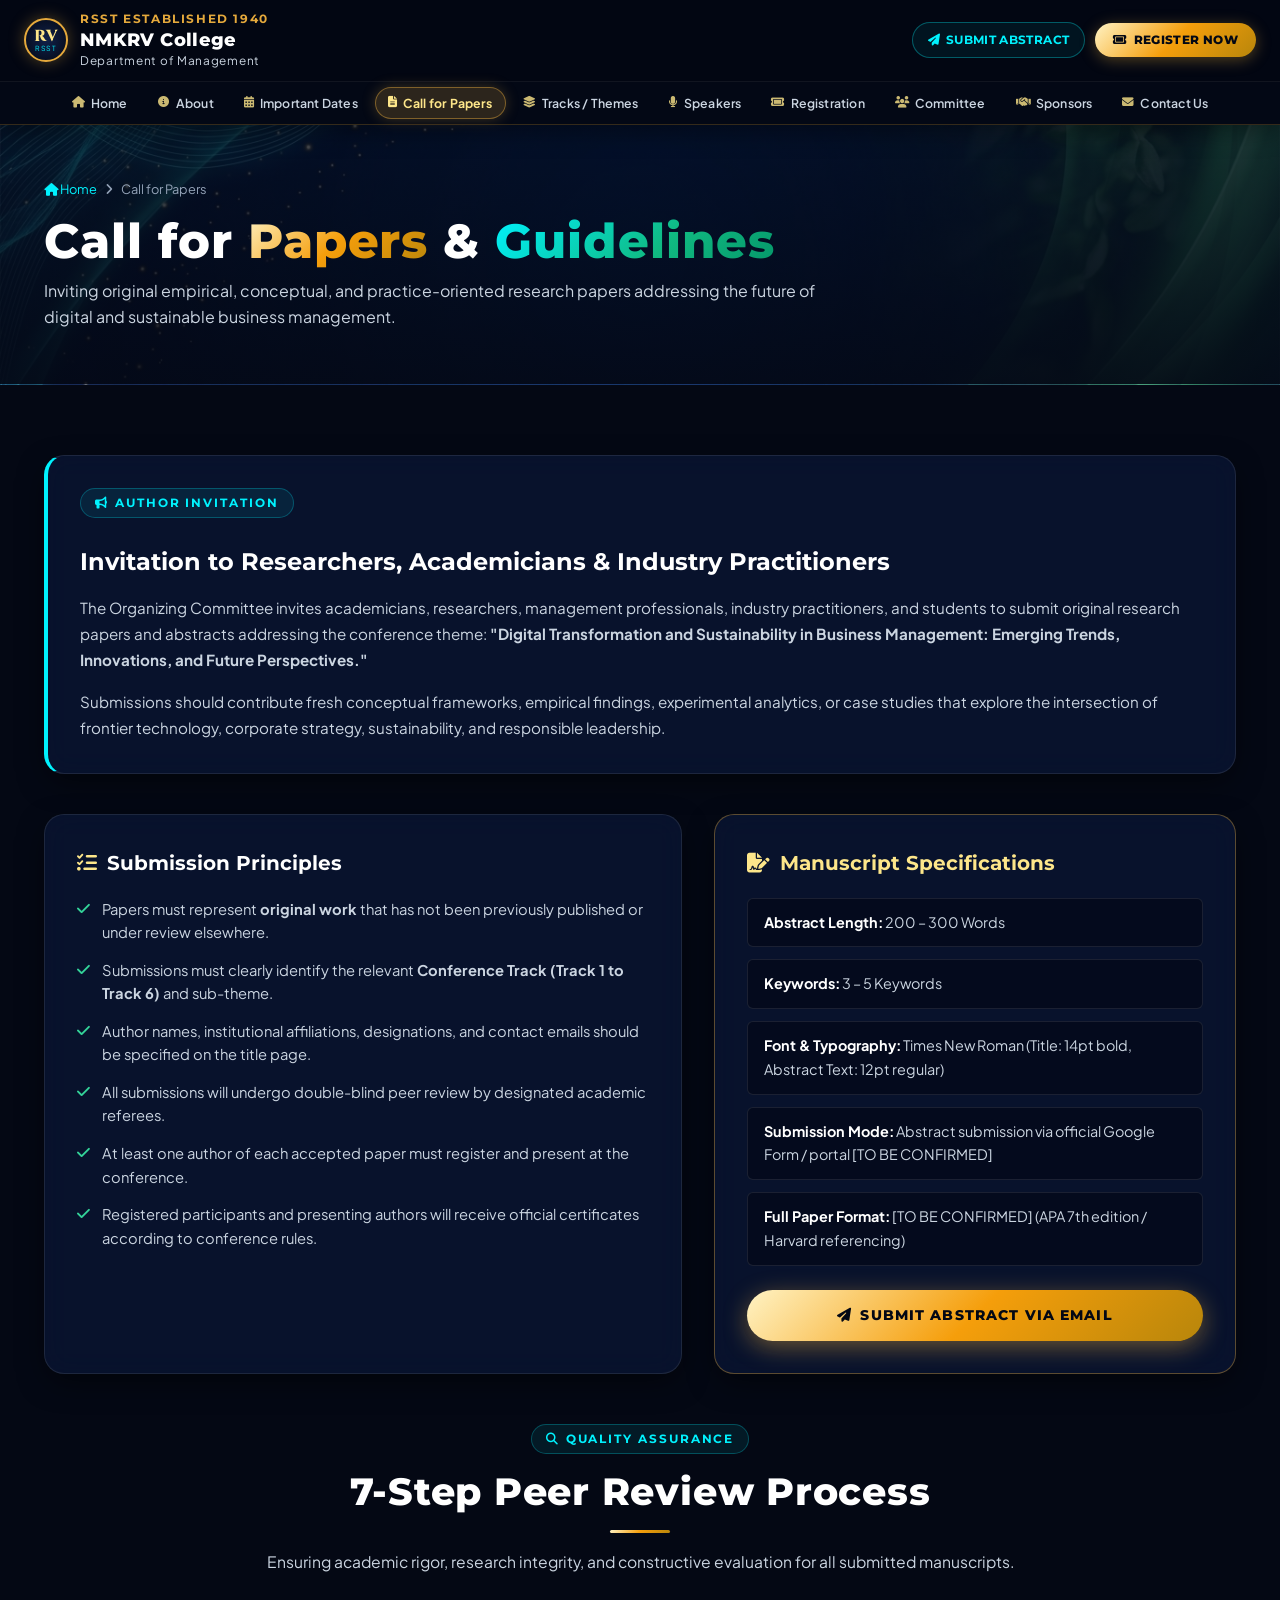
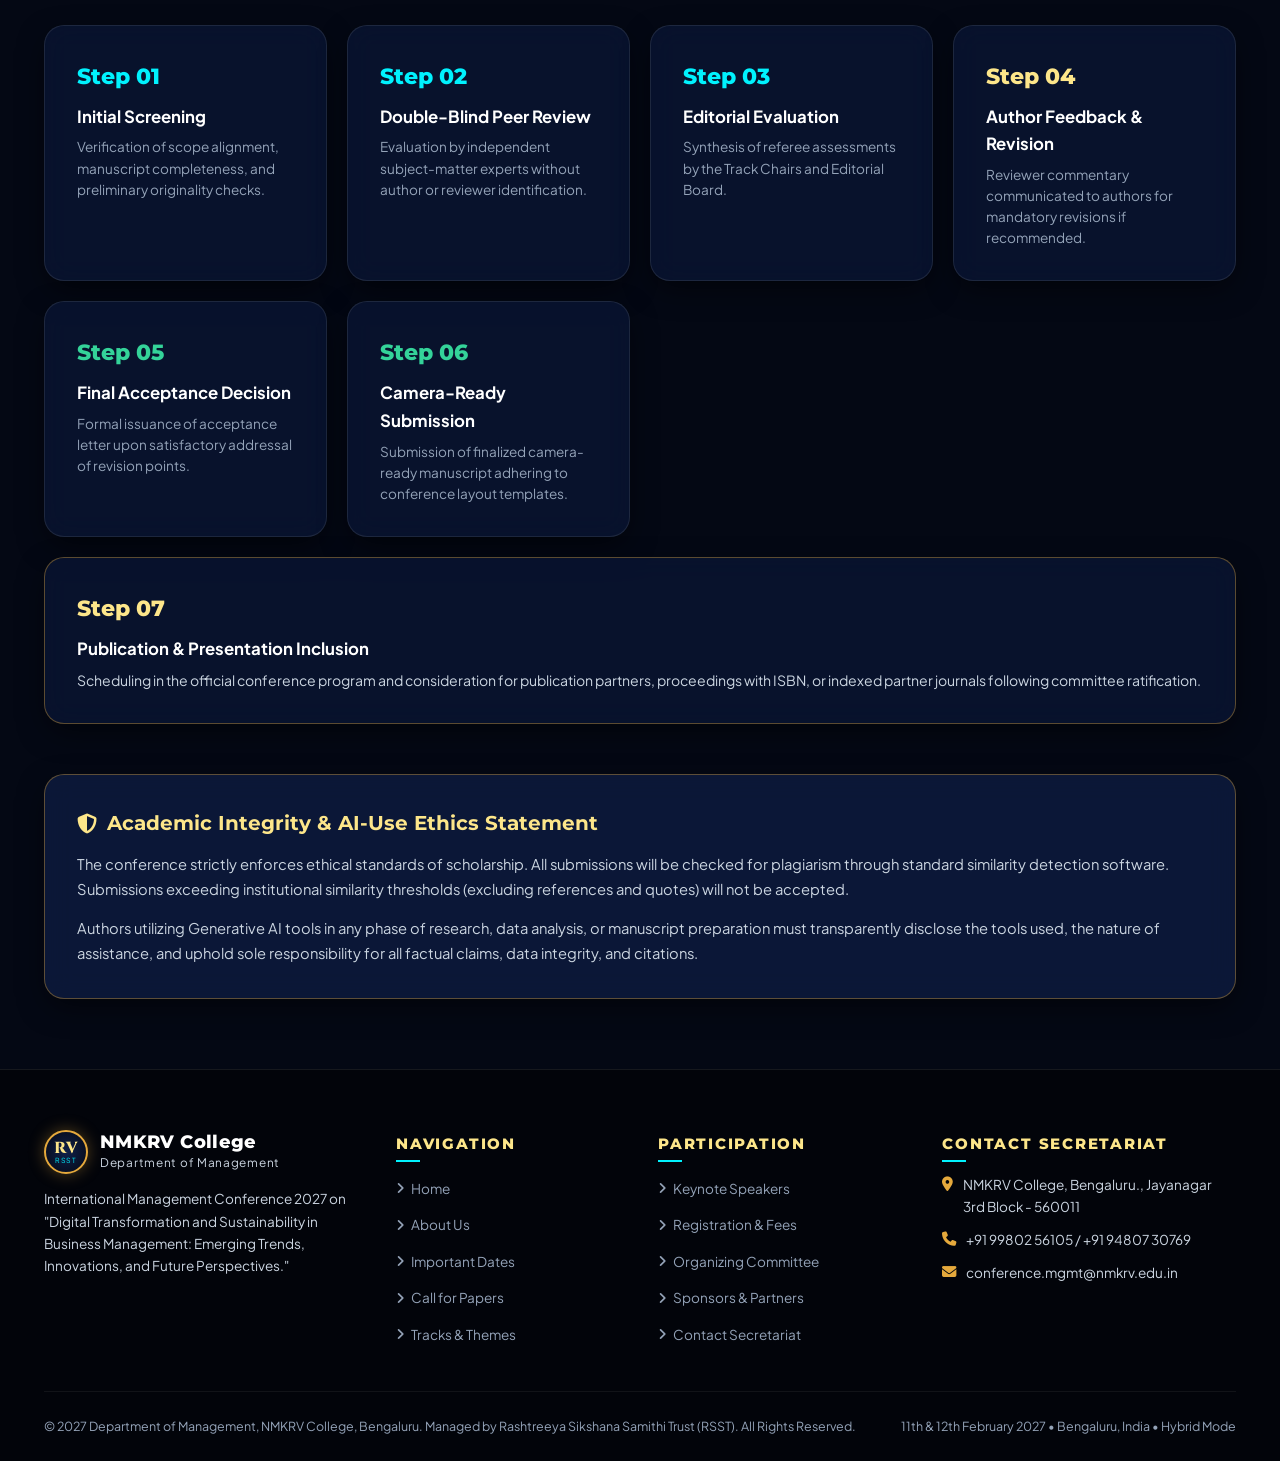
<file: call-for-papers.html>
<!DOCTYPE html>
<html lang="en">
<head>
  <meta charset="UTF-8">
  <meta name="viewport" content="width=device-width, initial-scale=1.0">
  <title>Call for Papers | International Management Conference 2027 | NMKRV College</title>
  <meta name="description" content="Call for Papers, submission guidelines, abstract formatting requirements, 7-step peer review process and ethics policies for IMC 2027.">
  
  <link rel="preconnect" href="https://fonts.googleapis.com">
  <link rel="preconnect" href="https://fonts.gstatic.com" crossorigin>
  <link href="https://fonts.googleapis.com/css2?family=Cinzel:wght@600;700;800;900&family=Montserrat:ital,wght@0,400;0,600;0,700;0,800;0,900;1,800;1,900&family=Plus+Jakarta+Sans:wght@300;400;500;600;700;800&display=swap" rel="stylesheet">
  
  <link rel="stylesheet" href="https://cdnjs.cloudflare.com/ajax/libs/font-awesome/6.5.1/css/all.min.css">
  <link rel="stylesheet" href="styles.css">
</head>
<body>

      <!-- Main Navigation Header (Row 1: Logo & Actions | Row 2: Navigation Menus) -->
  <header class="main-header" id="mainHeader">
    <!-- Row 1: Logo & Action CTAs -->
    <div class="header-top-row">
      <div class="container header-top-inner">
        <a href="index.html" class="brand-group" title="NMKRV College - Department of Management">
          <div class="brand-logo-crest">
            <span class="crest-rv">RV</span>
            <span class="crest-sub">RSST</span>
          </div>
          <div class="brand-text-group">
            <span class="brand-title-top">RSST Established 1940</span>
            <span class="brand-college-name">NMKRV College</span>
            <span class="brand-dept-name">Department of Management</span>
          </div>
        </a>

        <div class="header-top-actions">
          <div class="nav-actions">
            <a href="call-for-papers.html" class="btn-header-submit"><i class="fa-solid fa-paper-plane"></i> Submit Abstract</a>
            <a href="registration.html" class="btn-header-register"><i class="fa-solid fa-ticket"></i> Register Now</a>
          </div>
          <button class="nav-toggle-btn" id="navToggleBtn" aria-label="Toggle navigation">
            <i class="fa-solid fa-bars"></i>
          </button>
        </div>
      </div>
    </div>

    <!-- Row 2: Navigation Menus -->
    <div class="header-nav-row">
      <div class="container header-nav-inner">
        <nav class="nav-menu" id="navMenu">
          <div class="drawer-actions">
            <a href="call-for-papers.html" class="btn-drawer-submit"><i class="fa-solid fa-paper-plane"></i> Submit Abstract</a>
            <a href="registration.html" class="btn-drawer-register"><i class="fa-solid fa-ticket"></i> Register Now</a>
          </div>
          <ul class="nav-list">
            <li><a href="index.html" class="nav-link"><i class="fa-solid fa-house"></i> Home</a></li>
            <li><a href="about.html" class="nav-link"><i class="fa-solid fa-circle-info"></i> About</a></li>
            <li><a href="important-dates.html" class="nav-link"><i class="fa-solid fa-calendar-days"></i> Important Dates</a></li>
            <li><a href="call-for-papers.html" class="nav-link active"><i class="fa-solid fa-file-lines"></i> Call for Papers</a></li>
            <li><a href="tracks.html" class="nav-link"><i class="fa-solid fa-layer-group"></i> Tracks / Themes</a></li>
            <li><a href="speakers.html" class="nav-link"><i class="fa-solid fa-microphone"></i> Speakers</a></li>
            <li><a href="registration.html" class="nav-link"><i class="fa-solid fa-ticket"></i> Registration</a></li>
            <li><a href="committee.html" class="nav-link"><i class="fa-solid fa-users"></i> Committee</a></li>
            <li><a href="sponsors.html" class="nav-link"><i class="fa-solid fa-handshake"></i> Sponsors</a></li>
            <li><a href="contact.html" class="nav-link"><i class="fa-solid fa-envelope"></i> Contact Us</a></li>
          </ul>
        </nav>
      </div>
    </div>
  </header>

  <!-- SUBPAGE HEADER BANNER WITH BROCHURE ASSET -->
  <section class="subpage-banner">
    <div class="subpage-banner-overlay"></div>
    <div class="container subpage-banner-content">
      <div class="breadcrumb-nav">
        <a href="index.html"><i class="fa-solid fa-house"></i> Home</a>
        <i class="fa-solid fa-angle-right"></i>
        <span>Call for Papers</span>
      </div>
      <h1 class="subpage-title">Call for <span class="gold-accent">Papers</span> &amp; <span class="emerald-accent">Guidelines</span></h1>
      <p class="subpage-desc">Inviting original empirical, conceptual, and practice-oriented research papers addressing the future of digital and sustainable business management.</p>
    </div>
  </section>

  <!-- SUBMISSION GUIDELINES & SPECIFICATIONS -->
  <section class="section-padding">
    <div class="container">
      
      <!-- INVITATION & GENERAL PRINCIPLES (Section 6) -->
      <div class="glass-card" style="margin-bottom: 40px; border-left: 4px solid var(--cyan-primary);">
        <span class="section-tag"><i class="fa-solid fa-bullhorn"></i> Author Invitation</span>
        <h2 style="font-family: var(--font-title); font-size: 1.5rem; color: #ffffff; margin: 10px 0 14px;">Invitation to Researchers, Academicians &amp; Industry Practitioners</h2>
        <p style="font-size: 0.95rem; color: var(--text-secondary); line-height: 1.7; margin-bottom: 16px;">
          The Organizing Committee invites academicians, researchers, management professionals, industry practitioners, and students to submit original research papers and abstracts addressing the conference theme: <strong>"Digital Transformation and Sustainability in Business Management: Emerging Trends, Innovations, and Future Perspectives."</strong>
        </p>
        <p style="font-size: 0.95rem; color: var(--text-secondary); line-height: 1.7;">
          Submissions should contribute fresh conceptual frameworks, empirical findings, experimental analytics, or case studies that explore the intersection of frontier technology, corporate strategy, sustainability, and responsible leadership.
        </p>
      </div>

      <!-- GUIDELINES + FORMATTING GRID -->
      <div style="display: grid; grid-template-columns: 1.1fr 0.9fr; gap: 32px; margin-bottom: 50px;">
        <div class="glass-card">
          <h3 style="font-family: var(--font-title); font-size: 1.25rem; color: #ffffff; margin-bottom: 18px; display: flex; align-items: center; gap: 10px;">
            <i class="fa-solid fa-list-check" style="color: var(--gold-light);"></i> Submission Principles
          </h3>
          <ul style="list-style: none; display: flex; flex-direction: column; gap: 14px;">
            <li style="display: flex; gap: 12px; font-size: 0.92rem; color: var(--text-secondary); line-height: 1.6;">
              <i class="fa-solid fa-check" style="color: var(--emerald-light); margin-top: 4px;"></i>
              <span>Papers must represent <strong>original work</strong> that has not been previously published or under review elsewhere.</span>
            </li>
            <li style="display: flex; gap: 12px; font-size: 0.92rem; color: var(--text-secondary); line-height: 1.6;">
              <i class="fa-solid fa-check" style="color: var(--emerald-light); margin-top: 4px;"></i>
              <span>Submissions must clearly identify the relevant <strong>Conference Track (Track 1 to Track 6)</strong> and sub-theme.</span>
            </li>
            <li style="display: flex; gap: 12px; font-size: 0.92rem; color: var(--text-secondary); line-height: 1.6;">
              <i class="fa-solid fa-check" style="color: var(--emerald-light); margin-top: 4px;"></i>
              <span>Author names, institutional affiliations, designations, and contact emails should be specified on the title page.</span>
            </li>
            <li style="display: flex; gap: 12px; font-size: 0.92rem; color: var(--text-secondary); line-height: 1.6;">
              <i class="fa-solid fa-check" style="color: var(--emerald-light); margin-top: 4px;"></i>
              <span>All submissions will undergo double-blind peer review by designated academic referees.</span>
            </li>
            <li style="display: flex; gap: 12px; font-size: 0.92rem; color: var(--text-secondary); line-height: 1.6;">
              <i class="fa-solid fa-check" style="color: var(--emerald-light); margin-top: 4px;"></i>
              <span>At least one author of each accepted paper must register and present at the conference.</span>
            </li>
            <li style="display: flex; gap: 12px; font-size: 0.92rem; color: var(--text-secondary); line-height: 1.6;">
              <i class="fa-solid fa-check" style="color: var(--emerald-light); margin-top: 4px;"></i>
              <span>Registered participants and presenting authors will receive official certificates according to conference rules.</span>
            </li>
          </ul>
        </div>

        <div class="glass-card" style="border-color: var(--border-gold-glow); display: flex; flex-direction: column; justify-content: space-between;">
          <div>
            <h3 style="font-family: var(--font-title); font-size: 1.25rem; color: var(--gold-light); margin-bottom: 18px; display: flex; align-items: center; gap: 10px;">
              <i class="fa-solid fa-file-signature"></i> Manuscript Specifications
            </h3>
            <div style="display: flex; flex-direction: column; gap: 12px; font-size: 0.9rem; color: var(--text-secondary);">
              <div style="background: rgba(4,8,20,0.6); padding: 12px 16px; border-radius: var(--radius-sm); border: 1px solid var(--border-glass);">
                <strong style="color: #ffffff;">Abstract Length:</strong> 200 – 300 Words
              </div>
              <div style="background: rgba(4,8,20,0.6); padding: 12px 16px; border-radius: var(--radius-sm); border: 1px solid var(--border-glass);">
                <strong style="color: #ffffff;">Keywords:</strong> 3 – 5 Keywords
              </div>
              <div style="background: rgba(4,8,20,0.6); padding: 12px 16px; border-radius: var(--radius-sm); border: 1px solid var(--border-glass);">
                <strong style="color: #ffffff;">Font &amp; Typography:</strong> Times New Roman (Title: 14pt bold, Abstract Text: 12pt regular)
              </div>
              <div style="background: rgba(4,8,20,0.6); padding: 12px 16px; border-radius: var(--radius-sm); border: 1px solid var(--border-glass);">
                <strong style="color: #ffffff;">Submission Mode:</strong> Abstract submission via official Google Form / portal [TO BE CONFIRMED]
              </div>
              <div style="background: rgba(4,8,20,0.6); padding: 12px 16px; border-radius: var(--radius-sm); border: 1px solid var(--border-glass);">
                <strong style="color: #ffffff;">Full Paper Format:</strong> [TO BE CONFIRMED] (APA 7th edition / Harvard referencing)
              </div>
            </div>
          </div>

          <div style="margin-top: 24px;">
            <a href="mailto:conference.mgmt@nmkrv.edu.in?subject=Paper%20Submission%20IMC%202027" class="btn-hero-primary" style="width: 100%; justify-content: center;">
              <i class="fa-solid fa-paper-plane"></i> Submit Abstract via Email
            </a>
          </div>
        </div>
      </div>

      <!-- 7-STEP PEER REVIEW PROCESS (Section 7) -->
      <div class="section-header">
        <span class="section-tag"><i class="fa-solid fa-magnifying-glass"></i> Quality Assurance</span>
        <h2 class="section-title">7-Step Peer Review Process</h2>
        <div class="section-title-line"></div>
        <p class="section-desc">Ensuring academic rigor, research integrity, and constructive evaluation for all submitted manuscripts.</p>
      </div>

      <div style="display: grid; grid-template-columns: repeat(auto-fit, minmax(280px, 1fr)); gap: 20px; margin-bottom: 50px;">
        <div class="glass-card">
          <div style="font-size: 1.4rem; color: var(--cyan-primary); font-family: var(--font-title); font-weight: 800; margin-bottom: 8px;">Step 01</div>
          <h4 style="font-size: 1.05rem; color: #ffffff; margin-bottom: 6px;">Initial Screening</h4>
          <p style="font-size: 0.85rem; color: var(--text-muted); line-height: 1.55;">Verification of scope alignment, manuscript completeness, and preliminary originality checks.</p>
        </div>

        <div class="glass-card">
          <div style="font-size: 1.4rem; color: var(--cyan-primary); font-family: var(--font-title); font-weight: 800; margin-bottom: 8px;">Step 02</div>
          <h4 style="font-size: 1.05rem; color: #ffffff; margin-bottom: 6px;">Double-Blind Peer Review</h4>
          <p style="font-size: 0.85rem; color: var(--text-muted); line-height: 1.55;">Evaluation by independent subject-matter experts without author or reviewer identification.</p>
        </div>

        <div class="glass-card">
          <div style="font-size: 1.4rem; color: var(--cyan-primary); font-family: var(--font-title); font-weight: 800; margin-bottom: 8px;">Step 03</div>
          <h4 style="font-size: 1.05rem; color: #ffffff; margin-bottom: 6px;">Editorial Evaluation</h4>
          <p style="font-size: 0.85rem; color: var(--text-muted); line-height: 1.55;">Synthesis of referee assessments by the Track Chairs and Editorial Board.</p>
        </div>

        <div class="glass-card">
          <div style="font-size: 1.4rem; color: var(--gold-light); font-family: var(--font-title); font-weight: 800; margin-bottom: 8px;">Step 04</div>
          <h4 style="font-size: 1.05rem; color: #ffffff; margin-bottom: 6px;">Author Feedback &amp; Revision</h4>
          <p style="font-size: 0.85rem; color: var(--text-muted); line-height: 1.55;">Reviewer commentary communicated to authors for mandatory revisions if recommended.</p>
        </div>

        <div class="glass-card">
          <div style="font-size: 1.4rem; color: var(--emerald-light); font-family: var(--font-title); font-weight: 800; margin-bottom: 8px;">Step 05</div>
          <h4 style="font-size: 1.05rem; color: #ffffff; margin-bottom: 6px;">Final Acceptance Decision</h4>
          <p style="font-size: 0.85rem; color: var(--text-muted); line-height: 1.55;">Formal issuance of acceptance letter upon satisfactory addressal of revision points.</p>
        </div>

        <div class="glass-card">
          <div style="font-size: 1.4rem; color: var(--emerald-light); font-family: var(--font-title); font-weight: 800; margin-bottom: 8px;">Step 06</div>
          <h4 style="font-size: 1.05rem; color: #ffffff; margin-bottom: 6px;">Camera-Ready Submission</h4>
          <p style="font-size: 0.85rem; color: var(--text-muted); line-height: 1.55;">Submission of finalized camera-ready manuscript adhering to conference layout templates.</p>
        </div>

        <div class="glass-card" style="grid-column: 1 / -1; border-color: var(--border-gold-glow);">
          <div style="font-size: 1.4rem; color: var(--gold-light); font-family: var(--font-title); font-weight: 800; margin-bottom: 8px;">Step 07</div>
          <h4 style="font-size: 1.05rem; color: #ffffff; margin-bottom: 6px;">Publication &amp; Presentation Inclusion</h4>
          <p style="font-size: 0.88rem; color: var(--text-secondary); line-height: 1.6;">Scheduling in the official conference program and consideration for publication partners, proceedings with ISBN, or indexed partner journals following committee ratification.</p>
        </div>
      </div>

      <!-- ACADEMIC INTEGRITY & ETHICS CALLOUT -->
      <div class="glass-card" style="background: rgba(16, 33, 74, 0.65); border: 1px solid var(--border-gold-glow);">
        <h3 style="font-family: var(--font-title); font-size: 1.25rem; color: var(--gold-light); margin-bottom: 12px; display: flex; align-items: center; gap: 10px;">
          <i class="fa-solid fa-shield-halved"></i> Academic Integrity &amp; AI-Use Ethics Statement
        </h3>
        <p style="font-size: 0.92rem; color: var(--text-secondary); line-height: 1.7; margin-bottom: 14px;">
          The conference strictly enforces ethical standards of scholarship. All submissions will be checked for plagiarism through standard similarity detection software. Submissions exceeding institutional similarity thresholds (excluding references and quotes) will not be accepted.
        </p>
        <p style="font-size: 0.92rem; color: var(--text-secondary); line-height: 1.7;">
          Authors utilizing Generative AI tools in any phase of research, data analysis, or manuscript preparation must transparently disclose the tools used, the nature of assistance, and uphold sole responsibility for all factual claims, data integrity, and citations.
        </p>
      </div>

    </div>
  </section>

  <!-- MASTER FOOTER -->
  <footer class="site-footer">
    <div class="container">
      <div class="footer-grid">
        <div>
          <div class="brand-group" style="margin-bottom: 14px;">
            <div class="brand-logo-crest">
              <span class="crest-rv">RV</span>
              <span class="crest-sub">RSST</span>
            </div>
            <div class="brand-text-group">
              <span class="brand-college-name">NMKRV College</span>
              <span class="brand-dept-name">Department of Management</span>
            </div>
          </div>
          <p class="footer-desc">International Management Conference 2027 on "Digital Transformation and Sustainability in Business Management: Emerging Trends, Innovations, and Future Perspectives."</p>
        </div>

        <div>
          <h4 class="footer-col-title">Navigation</h4>
          <ul class="footer-links-list">
            <li><a href="index.html"><i class="fa-solid fa-angle-right"></i> Home</a></li>
            <li><a href="about.html"><i class="fa-solid fa-angle-right"></i> About Us</a></li>
            <li><a href="important-dates.html"><i class="fa-solid fa-angle-right"></i> Important Dates</a></li>
            <li><a href="call-for-papers.html"><i class="fa-solid fa-angle-right"></i> Call for Papers</a></li>
            <li><a href="tracks.html"><i class="fa-solid fa-angle-right"></i> Tracks & Themes</a></li>
          </ul>
        </div>

        <div>
          <h4 class="footer-col-title">Participation</h4>
          <ul class="footer-links-list">
            <li><a href="speakers.html"><i class="fa-solid fa-angle-right"></i> Keynote Speakers</a></li>
            <li><a href="registration.html"><i class="fa-solid fa-angle-right"></i> Registration & Fees</a></li>
            <li><a href="committee.html"><i class="fa-solid fa-angle-right"></i> Organizing Committee</a></li>
            <li><a href="sponsors.html"><i class="fa-solid fa-angle-right"></i> Sponsors & Partners</a></li>
            <li><a href="contact.html"><i class="fa-solid fa-angle-right"></i> Contact Secretariat</a></li>
          </ul>
        </div>

        <div>
          <h4 class="footer-col-title">Contact Secretariat</h4>
          <div class="footer-contact-item">
            <i class="fa-solid fa-location-dot"></i>
            <span>NMKRV College, Bengaluru., Jayanagar 3rd Block - 560011</span>
          </div>
          <div class="footer-contact-item">
            <i class="fa-solid fa-phone"></i>
            <span>+91 99802 56105 / +91 94807 30769</span>
          </div>
          <div class="footer-contact-item">
            <i class="fa-solid fa-envelope"></i>
            <span>conference.mgmt@nmkrv.edu.in</span>
          </div>
        </div>
      </div>

      <div class="footer-bottom-bar">
        <div>
          &copy; 2027 Department of Management, NMKRV College, Bengaluru. Managed by Rashtreeya Sikshana Samithi Trust (RSST). All Rights Reserved.
        </div>
        <div>
          11th &amp; 12th February 2027 • Bengaluru, India • Hybrid Mode
        </div>
      </div>
    </div>
  </footer>

  <script src="script.js"></script>
</body>
</html>
</file>
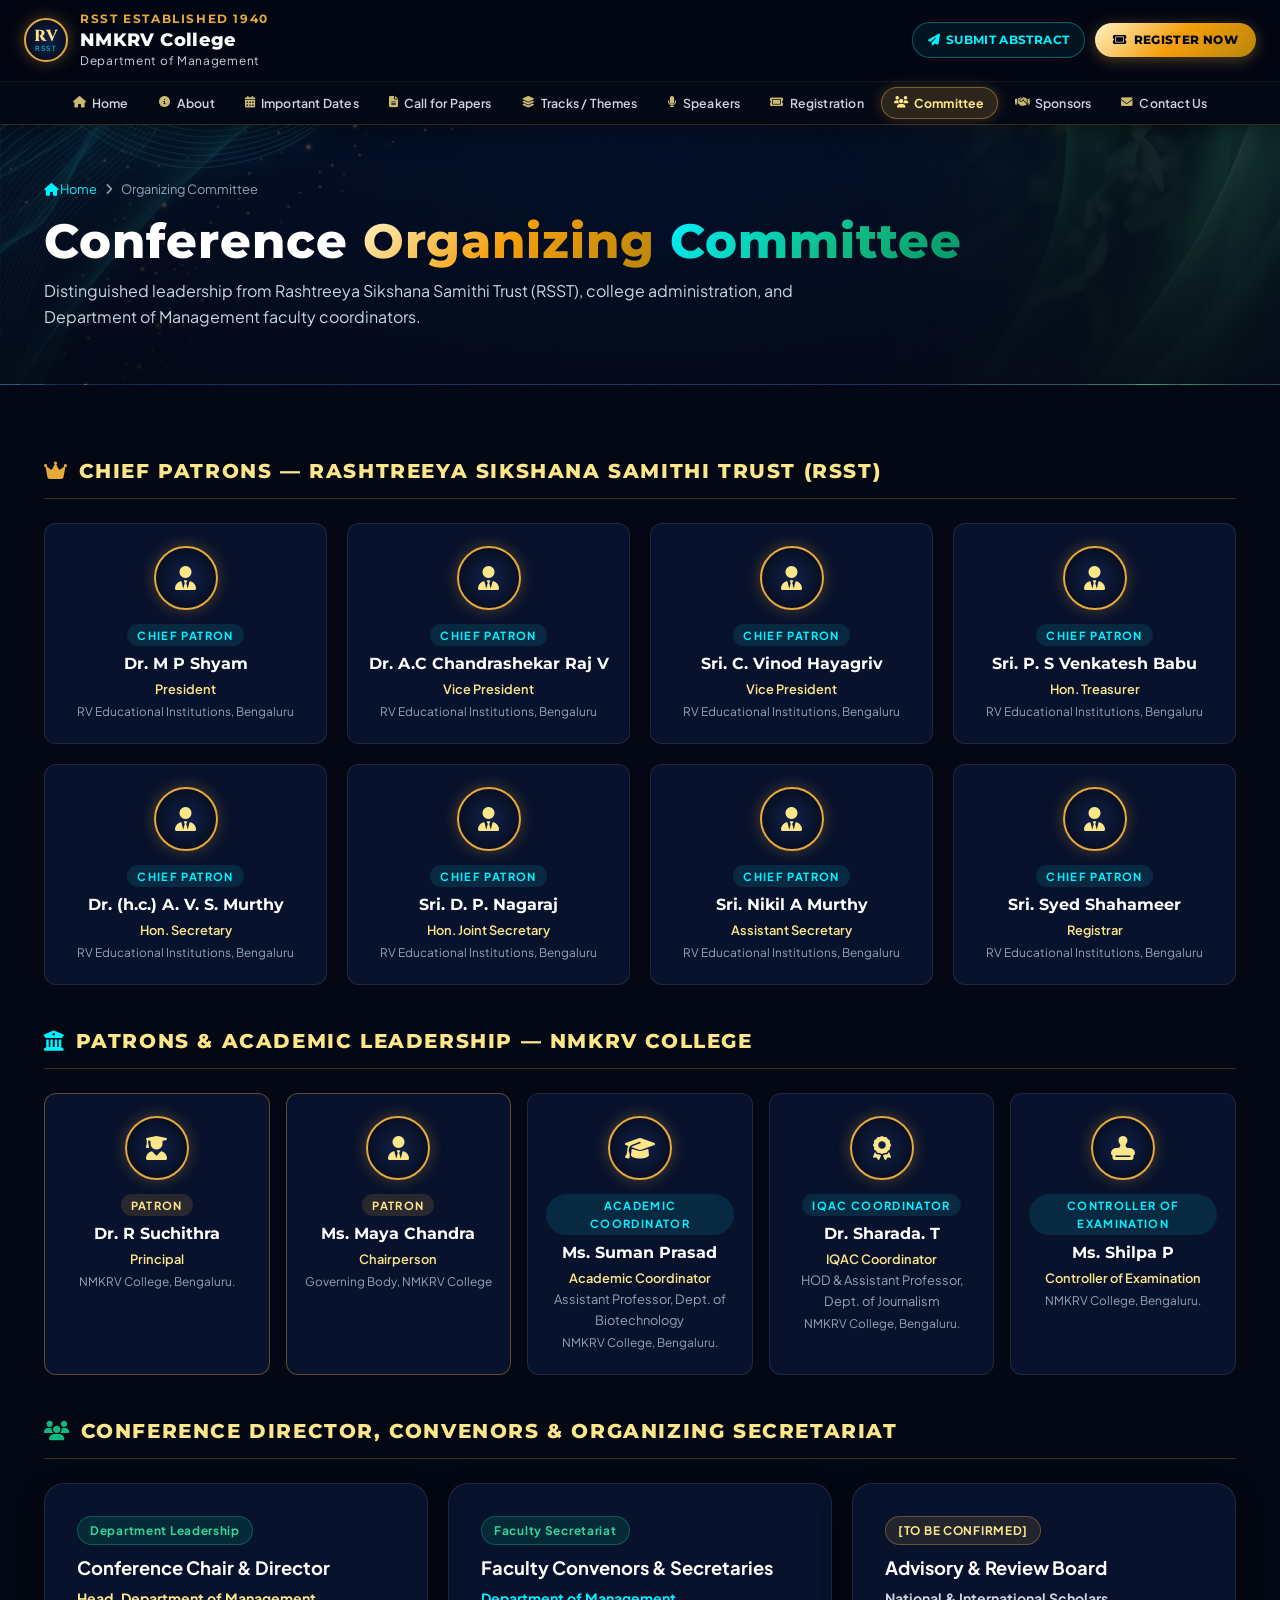
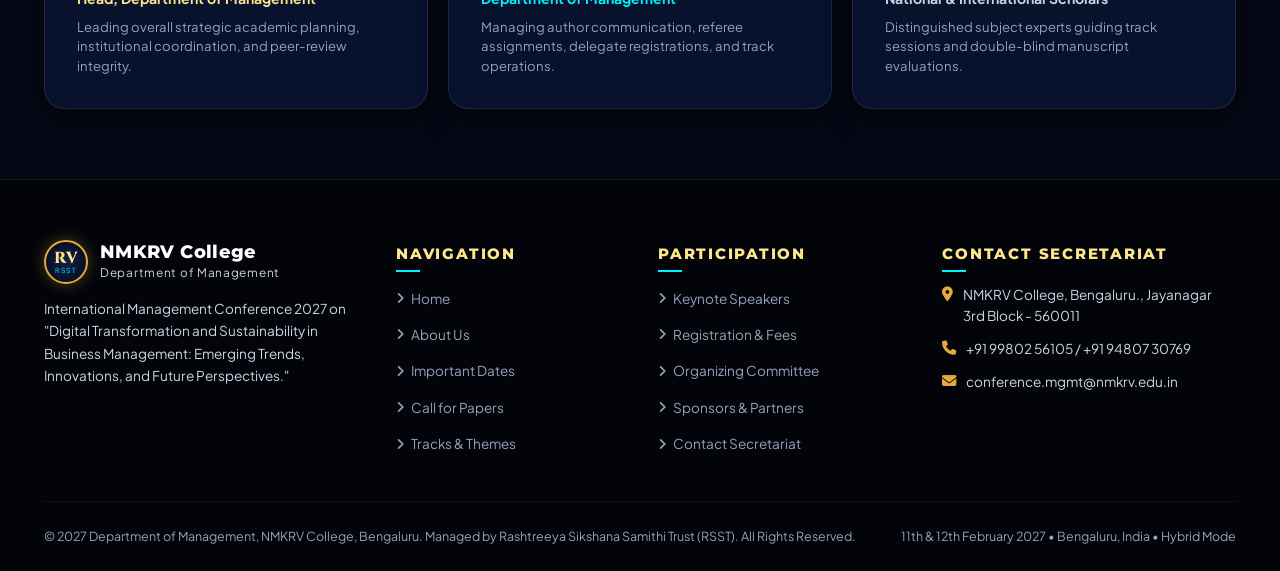
<file: committee.html>
<!DOCTYPE html>
<html lang="en">

<head>
  <meta charset="UTF-8">
  <meta name="viewport" content="width=device-width, initial-scale=1.0">
  <title>Organizing Committee | International Management Conference 2027 | NMKRV College</title>
  <meta name="description"
    content="Meet the distinguished patrons, RSST leadership, college administration, and organizers shaping the International Management Conference 2027.">

  <link rel="preconnect" href="https://fonts.googleapis.com">
  <link rel="preconnect" href="https://fonts.gstatic.com" crossorigin>
  <link
    href="https://fonts.googleapis.com/css2?family=Cinzel:wght@600;700;800;900&family=Montserrat:ital,wght@0,400;0,600;0,700;0,800;0,900;1,800;1,900&family=Plus+Jakarta+Sans:wght@300;400;500;600;700;800&display=swap"
    rel="stylesheet">

  <link rel="stylesheet" href="https://cdnjs.cloudflare.com/ajax/libs/font-awesome/6.5.1/css/all.min.css">
  <link rel="stylesheet" href="styles.css">
</head>

<body>

  <!-- Main Navigation Header (Row 1: Logo & Actions | Row 2: Navigation Menus) -->
  <header class="main-header" id="mainHeader">
    <!-- Row 1: Logo & Action CTAs -->
    <div class="header-top-row">
      <div class="container header-top-inner">
        <a href="index.html" class="brand-group" title="NMKRV College - Department of Management">
          <div class="brand-logo-crest">
            <span class="crest-rv">RV</span>
            <span class="crest-sub">RSST</span>
          </div>
          <div class="brand-text-group">
            <span class="brand-title-top">RSST Established 1940</span>
            <span class="brand-college-name">NMKRV College</span>
            <span class="brand-dept-name">Department of Management</span>
          </div>
        </a>

        <div class="header-top-actions">
          <div class="nav-actions">
            <a href="call-for-papers.html" class="btn-header-submit"><i class="fa-solid fa-paper-plane"></i> Submit
              Abstract</a>
            <a href="registration.html" class="btn-header-register"><i class="fa-solid fa-ticket"></i> Register Now</a>
          </div>
          <button class="nav-toggle-btn" id="navToggleBtn" aria-label="Toggle navigation">
            <i class="fa-solid fa-bars"></i>
          </button>
        </div>
      </div>
    </div>

    <!-- Row 2: Navigation Menus -->
    <div class="header-nav-row">
      <div class="container header-nav-inner">
        <nav class="nav-menu" id="navMenu">
          <div class="drawer-actions">
            <a href="call-for-papers.html" class="btn-drawer-submit"><i class="fa-solid fa-paper-plane"></i> Submit
              Abstract</a>
            <a href="registration.html" class="btn-drawer-register"><i class="fa-solid fa-ticket"></i> Register Now</a>
          </div>
          <ul class="nav-list">
            <li><a href="index.html" class="nav-link"><i class="fa-solid fa-house"></i> Home</a></li>
            <li><a href="about.html" class="nav-link"><i class="fa-solid fa-circle-info"></i> About</a></li>
            <li><a href="important-dates.html" class="nav-link"><i class="fa-solid fa-calendar-days"></i> Important
                Dates</a></li>
            <li><a href="call-for-papers.html" class="nav-link"><i class="fa-solid fa-file-lines"></i> Call for
                Papers</a></li>
            <li><a href="tracks.html" class="nav-link"><i class="fa-solid fa-layer-group"></i> Tracks / Themes</a></li>
            <li><a href="speakers.html" class="nav-link"><i class="fa-solid fa-microphone"></i> Speakers</a></li>
            <li><a href="registration.html" class="nav-link"><i class="fa-solid fa-ticket"></i> Registration</a></li>
            <li><a href="committee.html" class="nav-link active"><i class="fa-solid fa-users"></i> Committee</a></li>
            <li><a href="sponsors.html" class="nav-link"><i class="fa-solid fa-handshake"></i> Sponsors</a></li>
            <li><a href="contact.html" class="nav-link"><i class="fa-solid fa-envelope"></i> Contact Us</a></li>
          </ul>
        </nav>
      </div>
    </div>
  </header>

  <!-- SUBPAGE HEADER BANNER WITH BROCHURE ASSET -->
  <section class="subpage-banner">
    <div class="subpage-banner-overlay"></div>
    <div class="container subpage-banner-content">
      <div class="breadcrumb-nav">
        <a href="index.html"><i class="fa-solid fa-house"></i> Home</a>
        <i class="fa-solid fa-angle-right"></i>
        <span>Organizing Committee</span>
      </div>
      <h1 class="subpage-title">Conference <span class="gold-accent">Organizing</span> <span
          class="emerald-accent">Committee</span></h1>
      <p class="subpage-desc">Distinguished leadership from Rashtreeya Sikshana Samithi Trust (RSST), college
        administration, and Department of Management faculty coordinators.</p>
    </div>
  </section>

  <!-- COMMITTEE TIERS (SECTION 11 OF DOC) -->
  <section class="section-padding">
    <div class="container">

      <!-- TIER 1: CHIEF PATRONS – RSST LEADERSHIP (8 MEMBERS) -->
      <div class="committee-tier-title">
        <i class="fa-solid fa-crown" style="color: var(--gold-primary);"></i> Chief Patrons — Rashtreeya Sikshana
        Samithi Trust (RSST)
      </div>

      <div class="committee-grid-4">
        <!-- 1 -->
        <div class="committee-card">
          <div class="member-avatar-box"><i class="fa-solid fa-user-tie"></i></div>
          <span class="member-role-tag">Chief Patron</span>
          <h4 class="member-name">Dr. M P Shyam</h4>
          <div class="member-designation">President</div>
          <div class="member-institution">RV Educational Institutions, Bengaluru</div>
        </div>

        <!-- 2 -->
        <div class="committee-card">
          <div class="member-avatar-box"><i class="fa-solid fa-user-tie"></i></div>
          <span class="member-role-tag">Chief Patron</span>
          <h4 class="member-name">Dr. A.C Chandrashekar Raj V</h4>
          <div class="member-designation">Vice President</div>
          <div class="member-institution">RV Educational Institutions, Bengaluru</div>
        </div>

        <!-- 3 -->
        <div class="committee-card">
          <div class="member-avatar-box"><i class="fa-solid fa-user-tie"></i></div>
          <span class="member-role-tag">Chief Patron</span>
          <h4 class="member-name">Sri. C. Vinod Hayagriv</h4>
          <div class="member-designation">Vice President</div>
          <div class="member-institution">RV Educational Institutions, Bengaluru</div>
        </div>

        <!-- 4 -->
        <div class="committee-card">
          <div class="member-avatar-box"><i class="fa-solid fa-user-tie"></i></div>
          <span class="member-role-tag">Chief Patron</span>
          <h4 class="member-name">Sri. P. S Venkatesh Babu</h4>
          <div class="member-designation">Hon. Treasurer</div>
          <div class="member-institution">RV Educational Institutions, Bengaluru</div>
        </div>

        <!-- 5 -->

        <div class="committee-card">
          <div class="member-avatar-box"><i class="fa-solid fa-user-tie"></i></div>
          <span class="member-role-tag">Chief Patron</span>
          <h4 class="member-name">Dr. (h.c.) A. V. S. Murthy</h4>
          <div class="member-designation">Hon. Secretary</div>
          <div class="member-institution">RV Educational Institutions, Bengaluru</div>
        </div>


        <div class="committee-card">
          <div class="member-avatar-box"><i class="fa-solid fa-user-tie"></i></div>
          <span class="member-role-tag">Chief Patron</span>
          <h4 class="member-name">Sri. D. P. Nagaraj</h4>
          <div class="member-designation">Hon. Joint Secretary</div>
          <div class="member-institution">RV Educational Institutions, Bengaluru</div>
        </div>

        <!-- 6 -->
        <div class="committee-card">
          <div class="member-avatar-box"><i class="fa-solid fa-user-tie"></i></div>
          <span class="member-role-tag">Chief Patron</span>
          <h4 class="member-name">Sri. Nikil A Murthy</h4>
          <div class="member-designation">Assistant Secretary</div>
          <div class="member-institution">RV Educational Institutions, Bengaluru</div>
        </div>

        <!-- 7 -->
        <div class="committee-card">
          <div class="member-avatar-box"><i class="fa-solid fa-user-tie"></i></div>
          <span class="member-role-tag">Chief Patron</span>
          <h4 class="member-name">Sri. Syed Shahameer</h4>
          <div class="member-designation">Registrar</div>
          <div class="member-institution">RV Educational Institutions, Bengaluru</div>
        </div>

        <!-- 8 -->
      </div>

      <!-- TIER 2: PATRONS & COLLEGE LEADERSHIP (5 MEMBERS) -->
      <div class="committee-tier-title" style="margin-top: 30px;">
        <i class="fa-solid fa-building-columns" style="color: var(--cyan-primary);"></i> Patrons &amp; Academic
        Leadership — NMKRV College
      </div>

      <div class="committee-grid-5">
        <!-- 1 -->
        <div class="committee-card" style="border-color: var(--border-gold-glow);">
          <div class="member-avatar-box"><i class="fa-solid fa-user-graduate"></i></div>
          <span class="member-role-tag"
            style="background: rgba(229,169,60,0.15); color: var(--gold-light);">Patron</span>
          <h4 class="member-name">Dr. R Suchithra</h4>
          <div class="member-designation">Principal</div>
          <div class="member-institution">NMKRV College, Bengaluru.</div>
        </div>

        <!-- 2 -->
        <div class="committee-card" style="border-color: var(--border-gold-glow);">
          <div class="member-avatar-box"><i class="fa-solid fa-user-tie"></i></div>
          <span class="member-role-tag"
            style="background: rgba(229,169,60,0.15); color: var(--gold-light);">Patron</span>
          <h4 class="member-name">Ms. Maya Chandra</h4>
          <div class="member-designation">Chairperson</div>
          <div class="member-institution">Governing Body, NMKRV College</div>
        </div>

        <!-- 3 -->
        <div class="committee-card">
          <div class="member-avatar-box"><i class="fa-solid fa-graduation-cap"></i></div>
          <span class="member-role-tag">Academic Coordinator</span>
          <h4 class="member-name">Ms. Suman Prasad</h4>
          <div class="member-designation">Academic Coordinator<br><span
              style="color: var(--text-muted); font-size: 0.8rem; font-weight: normal;">Assistant Professor, Dept. of
              Biotechnology</span></div>
          <div class="member-institution">NMKRV College, Bengaluru.</div>
        </div>

        <!-- 4 -->
        <div class="committee-card">
          <div class="member-avatar-box"><i class="fa-solid fa-award"></i></div>
          <span class="member-role-tag">IQAC Coordinator</span>
          <h4 class="member-name">Dr. Sharada. T</h4>
          <div class="member-designation">IQAC Coordinator<br><span
              style="color: var(--text-muted); font-size: 0.8rem; font-weight: normal;">HOD &amp; Assistant Professor,
              Dept. of Journalism</span></div>
          <div class="member-institution">NMKRV College, Bengaluru.</div>
        </div>

        <!-- 5 -->
        <div class="committee-card">
          <div class="member-avatar-box"><i class="fa-solid fa-stamp"></i></div>
          <span class="member-role-tag">Controller of Examination</span>
          <h4 class="member-name">Ms. Shilpa P</h4>
          <div class="member-designation">Controller of Examination</div>
          <div class="member-institution">NMKRV College, Bengaluru.</div>
        </div>
      </div>

      <!-- TIER 3: DEPARTMENT & ORGANIZING SECRETARIAT -->
      <div class="committee-tier-title" style="margin-top: 30px;">
        <i class="fa-solid fa-users" style="color: var(--emerald-primary);"></i> Conference Director, Convenors &amp;
        Organizing Secretariat
      </div>

      <div style="display: grid; grid-template-columns: repeat(auto-fit, minmax(280px, 1fr)); gap: 20px;">
        <div class="glass-card">
          <span class="status-badge confirmed" style="margin-bottom: 8px;">Department Leadership</span>
          <h4 style="font-size: 1.15rem; color: #ffffff; margin-bottom: 4px;">Conference Chair &amp; Director</h4>
          <div style="font-size: 0.88rem; color: var(--gold-light); font-weight: 700; margin-bottom: 6px;">Head,
            Department of Management</div>
          <p style="font-size: 0.82rem; color: var(--text-muted); line-height: 1.5;">Leading overall strategic academic
            planning, institutional coordination, and peer-review integrity.</p>
        </div>

        <div class="glass-card">
          <span class="status-badge confirmed" style="margin-bottom: 8px;">Faculty Secretariat</span>
          <h4 style="font-size: 1.15rem; color: #ffffff; margin-bottom: 4px;">Faculty Convenors &amp; Secretaries</h4>
          <div style="font-size: 0.88rem; color: var(--cyan-primary); font-weight: 700; margin-bottom: 6px;">Department
            of Management</div>
          <p style="font-size: 0.82rem; color: var(--text-muted); line-height: 1.5;">Managing author communication,
            referee assignments, delegate registrations, and track operations.</p>
        </div>

        <div class="glass-card">
          <span class="status-badge tbc" style="margin-bottom: 8px;">[TO BE CONFIRMED]</span>
          <h4 style="font-size: 1.15rem; color: #ffffff; margin-bottom: 4px;">Advisory &amp; Review Board</h4>
          <div style="font-size: 0.88rem; color: var(--text-secondary); font-weight: 700; margin-bottom: 6px;">National
            &amp; International Scholars</div>
          <p style="font-size: 0.82rem; color: var(--text-muted); line-height: 1.5;">Distinguished subject experts
            guiding track sessions and double-blind manuscript evaluations.</p>
        </div>
      </div>

    </div>
  </section>

  <!-- MASTER FOOTER -->
  <footer class="site-footer">
    <div class="container">
      <div class="footer-grid">
        <div>
          <div class="brand-group" style="margin-bottom: 14px;">
            <div class="brand-logo-crest">
              <span class="crest-rv">RV</span>
              <span class="crest-sub">RSST</span>
            </div>
            <div class="brand-text-group">
              <span class="brand-college-name">NMKRV College</span>
              <span class="brand-dept-name">Department of Management</span>
            </div>
          </div>
          <p class="footer-desc">International Management Conference 2027 on "Digital Transformation and Sustainability
            in Business Management: Emerging Trends, Innovations, and Future Perspectives."</p>
        </div>

        <div>
          <h4 class="footer-col-title">Navigation</h4>
          <ul class="footer-links-list">
            <li><a href="index.html"><i class="fa-solid fa-angle-right"></i> Home</a></li>
            <li><a href="about.html"><i class="fa-solid fa-angle-right"></i> About Us</a></li>
            <li><a href="important-dates.html"><i class="fa-solid fa-angle-right"></i> Important Dates</a></li>
            <li><a href="call-for-papers.html"><i class="fa-solid fa-angle-right"></i> Call for Papers</a></li>
            <li><a href="tracks.html"><i class="fa-solid fa-angle-right"></i> Tracks & Themes</a></li>
          </ul>
        </div>

        <div>
          <h4 class="footer-col-title">Participation</h4>
          <ul class="footer-links-list">
            <li><a href="speakers.html"><i class="fa-solid fa-angle-right"></i> Keynote Speakers</a></li>
            <li><a href="registration.html"><i class="fa-solid fa-angle-right"></i> Registration & Fees</a></li>
            <li><a href="committee.html"><i class="fa-solid fa-angle-right"></i> Organizing Committee</a></li>
            <li><a href="sponsors.html"><i class="fa-solid fa-angle-right"></i> Sponsors & Partners</a></li>
            <li><a href="contact.html"><i class="fa-solid fa-angle-right"></i> Contact Secretariat</a></li>
          </ul>
        </div>

        <div>
          <h4 class="footer-col-title">Contact Secretariat</h4>
          <div class="footer-contact-item">
            <i class="fa-solid fa-location-dot"></i>
            <span>NMKRV College, Bengaluru., Jayanagar 3rd Block - 560011</span>
          </div>
          <div class="footer-contact-item">
            <i class="fa-solid fa-phone"></i>
            <span>+91 99802 56105 / +91 94807 30769</span>
          </div>
          <div class="footer-contact-item">
            <i class="fa-solid fa-envelope"></i>
            <span>conference.mgmt@nmkrv.edu.in</span>
          </div>
        </div>
      </div>

      <div class="footer-bottom-bar">
        <div>
          &copy; 2027 Department of Management, NMKRV College, Bengaluru. Managed by Rashtreeya Sikshana Samithi Trust
          (RSST). All Rights Reserved.
        </div>
        <div>
          11th &amp; 12th February 2027 • Bengaluru, India • Hybrid Mode
        </div>
      </div>
    </div>
  </footer>

  <script src="script.js"></script>
</body>

</html>
</file>
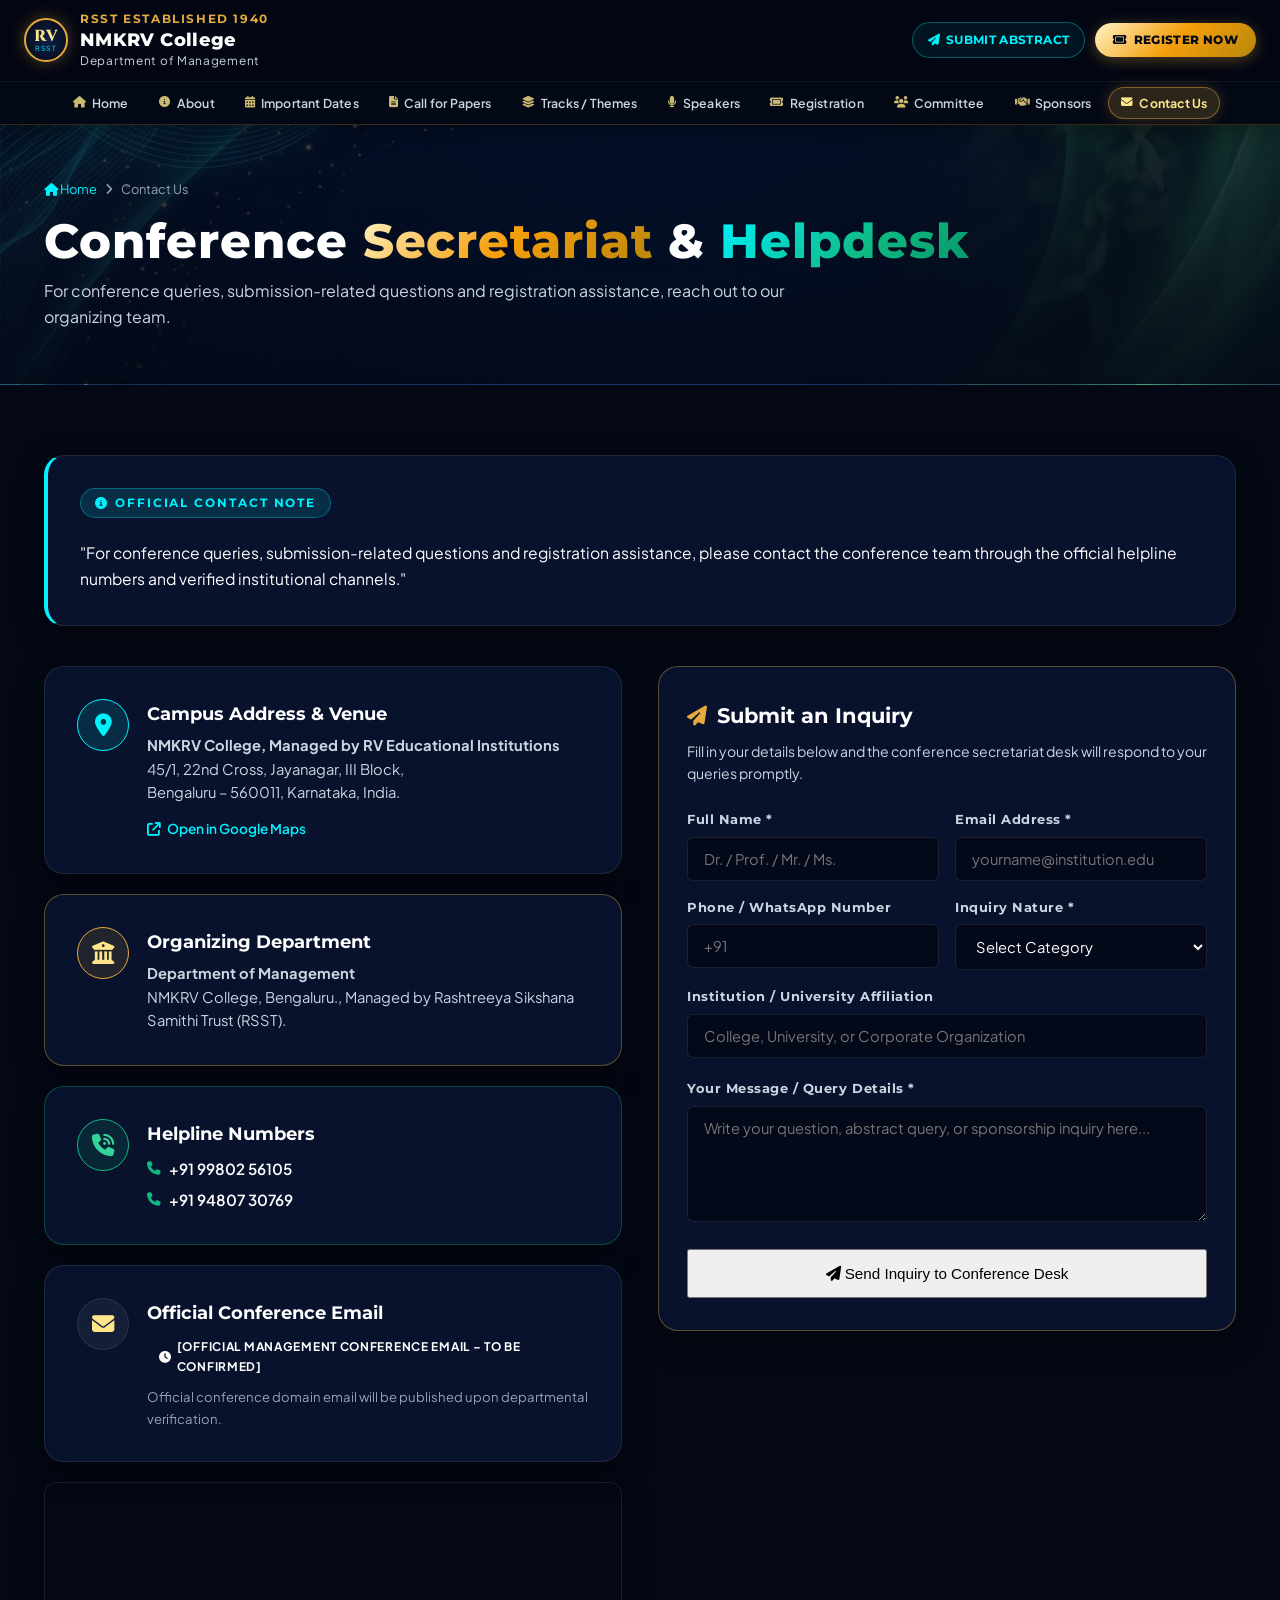
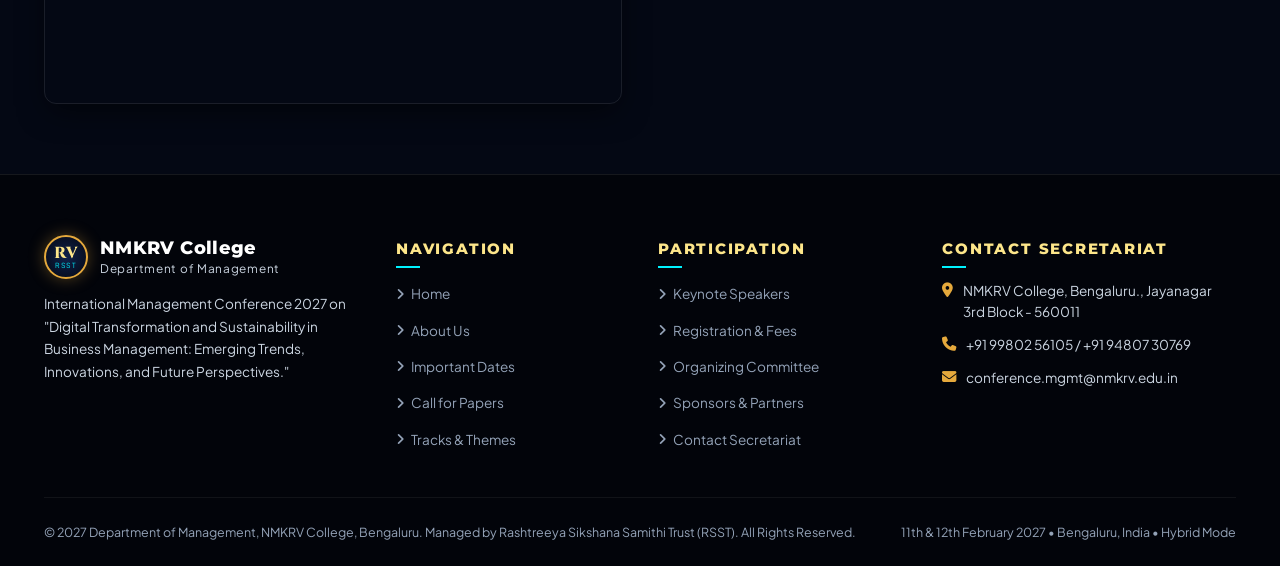
<file: contact.html>
<!DOCTYPE html>
<html lang="en">
<head>
  <meta charset="UTF-8">
  <meta name="viewport" content="width=device-width, initial-scale=1.0">
  <title>Contact Us | International Management Conference 2027 | NMKRV College</title>
  <meta name="description" content="Contact the Organizing Committee, Secretariat, and Department of Management at NMKRV College, Bengaluru for IMC 2027 inquiries.">
  
  <link rel="preconnect" href="https://fonts.googleapis.com">
  <link rel="preconnect" href="https://fonts.gstatic.com" crossorigin>
  <link href="https://fonts.googleapis.com/css2?family=Cinzel:wght@600;700;800;900&family=Montserrat:ital,wght@0,400;0,600;0,700;0,800;0,900;1,800;1,900&family=Plus+Jakarta+Sans:wght@300;400;500;600;700;800&display=swap" rel="stylesheet">
  
  <link rel="stylesheet" href="https://cdnjs.cloudflare.com/ajax/libs/font-awesome/6.5.1/css/all.min.css">
  <link rel="stylesheet" href="styles.css">
</head>
<body>

      <!-- Main Navigation Header (Row 1: Logo & Actions | Row 2: Navigation Menus) -->
  <header class="main-header" id="mainHeader">
    <!-- Row 1: Logo & Action CTAs -->
    <div class="header-top-row">
      <div class="container header-top-inner">
        <a href="index.html" class="brand-group" title="NMKRV College - Department of Management">
          <div class="brand-logo-crest">
            <span class="crest-rv">RV</span>
            <span class="crest-sub">RSST</span>
          </div>
          <div class="brand-text-group">
            <span class="brand-title-top">RSST Established 1940</span>
            <span class="brand-college-name">NMKRV College</span>
            <span class="brand-dept-name">Department of Management</span>
          </div>
        </a>

        <div class="header-top-actions">
          <div class="nav-actions">
            <a href="call-for-papers.html" class="btn-header-submit"><i class="fa-solid fa-paper-plane"></i> Submit Abstract</a>
            <a href="registration.html" class="btn-header-register"><i class="fa-solid fa-ticket"></i> Register Now</a>
          </div>
          <button class="nav-toggle-btn" id="navToggleBtn" aria-label="Toggle navigation">
            <i class="fa-solid fa-bars"></i>
          </button>
        </div>
      </div>
    </div>

    <!-- Row 2: Navigation Menus -->
    <div class="header-nav-row">
      <div class="container header-nav-inner">
        <nav class="nav-menu" id="navMenu">
          <div class="drawer-actions">
            <a href="call-for-papers.html" class="btn-drawer-submit"><i class="fa-solid fa-paper-plane"></i> Submit Abstract</a>
            <a href="registration.html" class="btn-drawer-register"><i class="fa-solid fa-ticket"></i> Register Now</a>
          </div>
          <ul class="nav-list">
            <li><a href="index.html" class="nav-link"><i class="fa-solid fa-house"></i> Home</a></li>
            <li><a href="about.html" class="nav-link"><i class="fa-solid fa-circle-info"></i> About</a></li>
            <li><a href="important-dates.html" class="nav-link"><i class="fa-solid fa-calendar-days"></i> Important Dates</a></li>
            <li><a href="call-for-papers.html" class="nav-link"><i class="fa-solid fa-file-lines"></i> Call for Papers</a></li>
            <li><a href="tracks.html" class="nav-link"><i class="fa-solid fa-layer-group"></i> Tracks / Themes</a></li>
            <li><a href="speakers.html" class="nav-link"><i class="fa-solid fa-microphone"></i> Speakers</a></li>
            <li><a href="registration.html" class="nav-link"><i class="fa-solid fa-ticket"></i> Registration</a></li>
            <li><a href="committee.html" class="nav-link"><i class="fa-solid fa-users"></i> Committee</a></li>
            <li><a href="sponsors.html" class="nav-link"><i class="fa-solid fa-handshake"></i> Sponsors</a></li>
            <li><a href="contact.html" class="nav-link active"><i class="fa-solid fa-envelope"></i> Contact Us</a></li>
          </ul>
        </nav>
      </div>
    </div>
  </header>

  <!-- SUBPAGE HEADER BANNER WITH BROCHURE ASSET -->
  <section class="subpage-banner">
    <div class="subpage-banner-overlay"></div>
    <div class="container subpage-banner-content">
      <div class="breadcrumb-nav">
        <a href="index.html"><i class="fa-solid fa-house"></i> Home</a>
        <i class="fa-solid fa-angle-right"></i>
        <span>Contact Us</span>
      </div>
      <h1 class="subpage-title">Conference <span class="gold-accent">Secretariat</span> &amp; <span class="emerald-accent">Helpdesk</span></h1>
      <p class="subpage-desc">For conference queries, submission-related questions and registration assistance, reach out to our organizing team.</p>
    </div>
  </section>

  <!-- CONTACT US CONTENT SECTION (SECTION 14 OF DOC) -->
  <section class="section-padding">
    <div class="container">

      <!-- Official Contact Note -->
      <div class="glass-card" style="margin-bottom: 40px; border-left: 4px solid var(--cyan-primary);">
        <span class="section-tag" style="background: rgba(0, 242, 254, 0.12); color: var(--cyan-primary); border-color: rgba(0, 242, 254, 0.3);"><i class="fa-solid fa-circle-info"></i> Official Contact Note</span>
        <p style="font-size: 0.98rem; color: #ffffff; line-height: 1.7; margin: 8px 0 0;">
          "For conference queries, submission-related questions and registration assistance, please contact the conference team through the official helpline numbers and verified institutional channels."
        </p>
      </div>

      <div class="contact-split-grid">
        
        <!-- Left Column: Official Contact Information Cards -->
        <div style="display: flex; flex-direction: column; gap: 20px;">
          
          <!-- Venue & Postal Address -->
          <div class="glass-card" style="border: 1px solid var(--border-glass); display: flex; align-items: flex-start; gap: 18px;">
            <div style="width: 52px; height: 52px; border-radius: 50%; background: rgba(0, 242, 254, 0.12); border: 1.5px solid var(--cyan-primary); display: flex; align-items: center; justify-content: center; color: var(--cyan-primary); font-size: 1.4rem; flex-shrink: 0;">
              <i class="fa-solid fa-location-dot"></i>
            </div>
            <div>
              <h4 style="font-family: var(--font-title); font-size: 1.1rem; color: #ffffff; margin-bottom: 6px;">Campus Address &amp; Venue</h4>
              <p style="font-size: 0.92rem; color: var(--text-secondary); line-height: 1.6; margin-bottom: 10px;">
                <strong>NMKRV College, Managed by RV Educational Institutions</strong><br>
                45/1, 22nd Cross, Jayanagar, III Block,<br>
                Bengaluru – 560011, Karnataka, India.
              </p>
              <a href="https://www.google.com/maps/place/NMKRV+College/data=!4m2!3m1!1s0x0:0xb64e63c9c1d90851?sa=X&ved=1t:2428&ictx=111" target="_blank" rel="noopener noreferrer" style="display: inline-flex; align-items: center; gap: 6px; font-size: 0.85rem; color: var(--cyan-primary); text-decoration: none; font-weight: 600;">
                <i class="fa-solid fa-arrow-up-right-from-square"></i> Open in Google Maps
              </a>
            </div>
          </div>

          <!-- Organizing Department -->
          <div class="glass-card" style="border: 1px solid var(--border-gold-glow); display: flex; align-items: flex-start; gap: 18px;">
            <div style="width: 52px; height: 52px; border-radius: 50%; background: rgba(229, 169, 60, 0.12); border: 1.5px solid var(--gold-primary); display: flex; align-items: center; justify-content: center; color: var(--gold-light); font-size: 1.4rem; flex-shrink: 0;">
              <i class="fa-solid fa-building-columns"></i>
            </div>
            <div>
              <h4 style="font-family: var(--font-title); font-size: 1.1rem; color: #ffffff; margin-bottom: 6px;">Organizing Department</h4>
              <p style="font-size: 0.92rem; color: var(--text-secondary); line-height: 1.6; margin: 0;">
                <strong>Department of Management</strong><br>
                NMKRV College, Bengaluru., Managed by Rashtreeya Sikshana Samithi Trust (RSST).
              </p>
            </div>
          </div>

          <!-- Helpline Numbers -->
          <div class="glass-card" style="border: 1px solid var(--border-emerald-glow); display: flex; align-items: flex-start; gap: 18px;">
            <div style="width: 52px; height: 52px; border-radius: 50%; background: rgba(16, 185, 129, 0.12); border: 1.5px solid var(--emerald-primary); display: flex; align-items: center; justify-content: center; color: var(--emerald-light); font-size: 1.4rem; flex-shrink: 0;">
              <i class="fa-solid fa-phone-volume"></i>
            </div>
            <div>
              <h4 style="font-family: var(--font-title); font-size: 1.1rem; color: #ffffff; margin-bottom: 6px;">Helpline Numbers</h4>
              <div style="display: flex; flex-direction: column; gap: 6px; margin-top: 8px;">
                <a href="tel:9980256105" style="display: inline-flex; align-items: center; gap: 8px; font-size: 0.95rem; color: #ffffff; text-decoration: none; font-weight: 600;">
                  <i class="fa-solid fa-phone" style="color: var(--emerald-primary); font-size: 0.85rem;"></i> +91 99802 56105
                </a>
                <a href="tel:9480730769" style="display: inline-flex; align-items: center; gap: 8px; font-size: 0.95rem; color: #ffffff; text-decoration: none; font-weight: 600;">
                  <i class="fa-solid fa-phone" style="color: var(--emerald-primary); font-size: 0.85rem;"></i> +91 94807 30769
                </a>
              </div>
            </div>
          </div>

          <!-- Official Email -->
          <div class="glass-card" style="border: 1px solid var(--border-glass); display: flex; align-items: flex-start; gap: 18px;">
            <div style="width: 52px; height: 52px; border-radius: 50%; background: rgba(255, 255, 255, 0.05); border: 1.5px solid var(--border-glass); display: flex; align-items: center; justify-content: center; color: var(--gold-light); font-size: 1.4rem; flex-shrink: 0;">
              <i class="fa-solid fa-envelope"></i>
            </div>
            <div>
              <h4 style="font-family: var(--font-title); font-size: 1.1rem; color: #ffffff; margin-bottom: 6px;">Official Conference Email</h4>
              <div style="margin-bottom: 6px;">
                <span class="status-badge pending"><i class="fa-solid fa-clock"></i> [OFFICIAL MANAGEMENT CONFERENCE EMAIL – TO BE CONFIRMED]</span>
              </div>
              <p style="font-size: 0.82rem; color: var(--text-muted); margin: 0;">
                Official conference domain email will be published upon departmental verification.
              </p>
            </div>
          </div>

          <!-- Google Maps Embed -->
          <div style="border-radius: var(--radius-md); overflow: hidden; border: 1px solid var(--border-glass); box-shadow: var(--shadow-card);">
            <iframe 
              src="https://maps.google.com/maps?q=NMKRV+College+Jayanagar+Bengaluru&t=&z=15&ie=UTF8&iwloc=&output=embed" 
              width="100%" 
              height="220" 
              style="border:0; display: block;" 
              allowfullscreen="" 
              loading="lazy"
              title="NMKRV College Jayanagar Bengaluru Map">
            </iframe>
          </div>

        </div>

        <!-- Right Column: Interactive Inquiry Form -->
        <div>
          <div class="glass-card" style="border: 1px solid var(--border-gold-glow); padding: 32px 28px;">
            <div style="display: flex; align-items: center; gap: 10px; margin-bottom: 8px;">
              <i class="fa-solid fa-paper-plane" style="color: var(--gold-primary); font-size: 1.25rem;"></i>
              <h3 style="font-family: var(--font-title); font-size: 1.3rem; color: #ffffff; margin: 0;">Submit an Inquiry</h3>
            </div>
            <p style="font-size: 0.88rem; color: var(--text-secondary); margin-bottom: 24px; line-height: 1.55;">
              Fill in your details below and the conference secretariat desk will respond to your queries promptly.
            </p>

            <form id="inquiryForm" onsubmit="event.preventDefault(); alert('Thank you! Your inquiry has been submitted to the Conference Secretariat desk.'); this.reset();">
              
              <div style="display: grid; grid-template-columns: 1fr 1fr; gap: 16px; margin-bottom: 16px;">
                <div class="form-group" style="margin-bottom: 0;">
                  <label class="form-label">Full Name *</label>
                  <input type="text" class="form-control" placeholder="Dr. / Prof. / Mr. / Ms." required>
                </div>
                <div class="form-group" style="margin-bottom: 0;">
                  <label class="form-label">Email Address *</label>
                  <input type="email" class="form-control" placeholder="yourname@institution.edu" required>
                </div>
              </div>

              <div style="display: grid; grid-template-columns: 1fr 1fr; gap: 16px; margin-bottom: 16px;">
                <div class="form-group" style="margin-bottom: 0;">
                  <label class="form-label">Phone / WhatsApp Number</label>
                  <input type="tel" class="form-control" placeholder="+91 ">
                </div>
                <div class="form-group" style="margin-bottom: 0;">
                  <label class="form-label">Inquiry Nature *</label>
                  <select class="form-control" required style="cursor: pointer;">
                    <option value="">Select Category</option>
                    <option value="abstract">Abstract Submission &amp; CFP</option>
                    <option value="registration">Registration &amp; Fee Details</option>
                    <option value="tracks">Track Classification Query</option>
                    <option value="sponsorship">Sponsorship &amp; Partnership</option>
                    <option value="general">General Inquiries</option>
                  </select>
                </div>
              </div>

              <div class="form-group">
                <label class="form-label">Institution / University Affiliation</label>
                <input type="text" class="form-control" placeholder="College, University, or Corporate Organization">
              </div>

              <div class="form-group">
                <label class="form-label">Your Message / Query Details *</label>
                <textarea class="form-control" rows="5" placeholder="Write your question, abstract query, or sponsorship inquiry here..." required></textarea>
              </div>

              <button type="submit" class="btn-primary" style="width: 100%; padding: 14px; font-size: 0.95rem; justify-content: center;">
                <i class="fa-solid fa-paper-plane"></i> Send Inquiry to Conference Desk
              </button>
            </form>
          </div>
        </div>

      </div>

    </div>
  </section>

  <!-- MASTER FOOTER -->
  <footer class="site-footer">
    <div class="container">
      <div class="footer-grid">
        <div>
          <div class="brand-group" style="margin-bottom: 14px;">
            <div class="brand-logo-crest">
              <span class="crest-rv">RV</span>
              <span class="crest-sub">RSST</span>
            </div>
            <div class="brand-text-group">
              <span class="brand-college-name">NMKRV College</span>
              <span class="brand-dept-name">Department of Management</span>
            </div>
          </div>
          <p class="footer-desc">International Management Conference 2027 on "Digital Transformation and Sustainability in Business Management: Emerging Trends, Innovations, and Future Perspectives."</p>
        </div>

        <div>
          <h4 class="footer-col-title">Navigation</h4>
          <ul class="footer-links-list">
            <li><a href="index.html"><i class="fa-solid fa-angle-right"></i> Home</a></li>
            <li><a href="about.html"><i class="fa-solid fa-angle-right"></i> About Us</a></li>
            <li><a href="important-dates.html"><i class="fa-solid fa-angle-right"></i> Important Dates</a></li>
            <li><a href="call-for-papers.html"><i class="fa-solid fa-angle-right"></i> Call for Papers</a></li>
            <li><a href="tracks.html"><i class="fa-solid fa-angle-right"></i> Tracks &amp; Themes</a></li>
          </ul>
        </div>

        <div>
          <h4 class="footer-col-title">Participation</h4>
          <ul class="footer-links-list">
            <li><a href="speakers.html"><i class="fa-solid fa-angle-right"></i> Keynote Speakers</a></li>
            <li><a href="registration.html"><i class="fa-solid fa-angle-right"></i> Registration &amp; Fees</a></li>
            <li><a href="committee.html"><i class="fa-solid fa-angle-right"></i> Organizing Committee</a></li>
            <li><a href="sponsors.html"><i class="fa-solid fa-angle-right"></i> Sponsors &amp; Partners</a></li>
            <li><a href="contact.html"><i class="fa-solid fa-angle-right"></i> Contact Secretariat</a></li>
          </ul>
        </div>

        <div>
          <h4 class="footer-col-title">Contact Secretariat</h4>
          <div class="footer-contact-item">
            <i class="fa-solid fa-location-dot"></i>
            <span>NMKRV College, Bengaluru., Jayanagar 3rd Block - 560011</span>
          </div>
          <div class="footer-contact-item">
            <i class="fa-solid fa-phone"></i>
            <span>+91 99802 56105 / +91 94807 30769</span>
          </div>
          <div class="footer-contact-item">
            <i class="fa-solid fa-envelope"></i>
            <span>conference.mgmt@nmkrv.edu.in</span>
          </div>
        </div>
      </div>

      <div class="footer-bottom-bar">
        <div>
          &copy; 2027 Department of Management, NMKRV College, Bengaluru. Managed by Rashtreeya Sikshana Samithi Trust (RSST). All Rights Reserved.
        </div>
        <div>
          11th &amp; 12th February 2027 • Bengaluru, India • Hybrid Mode
        </div>
      </div>
    </div>
  </footer>

  <script src="script.js"></script>
</body>
</html>
</file>
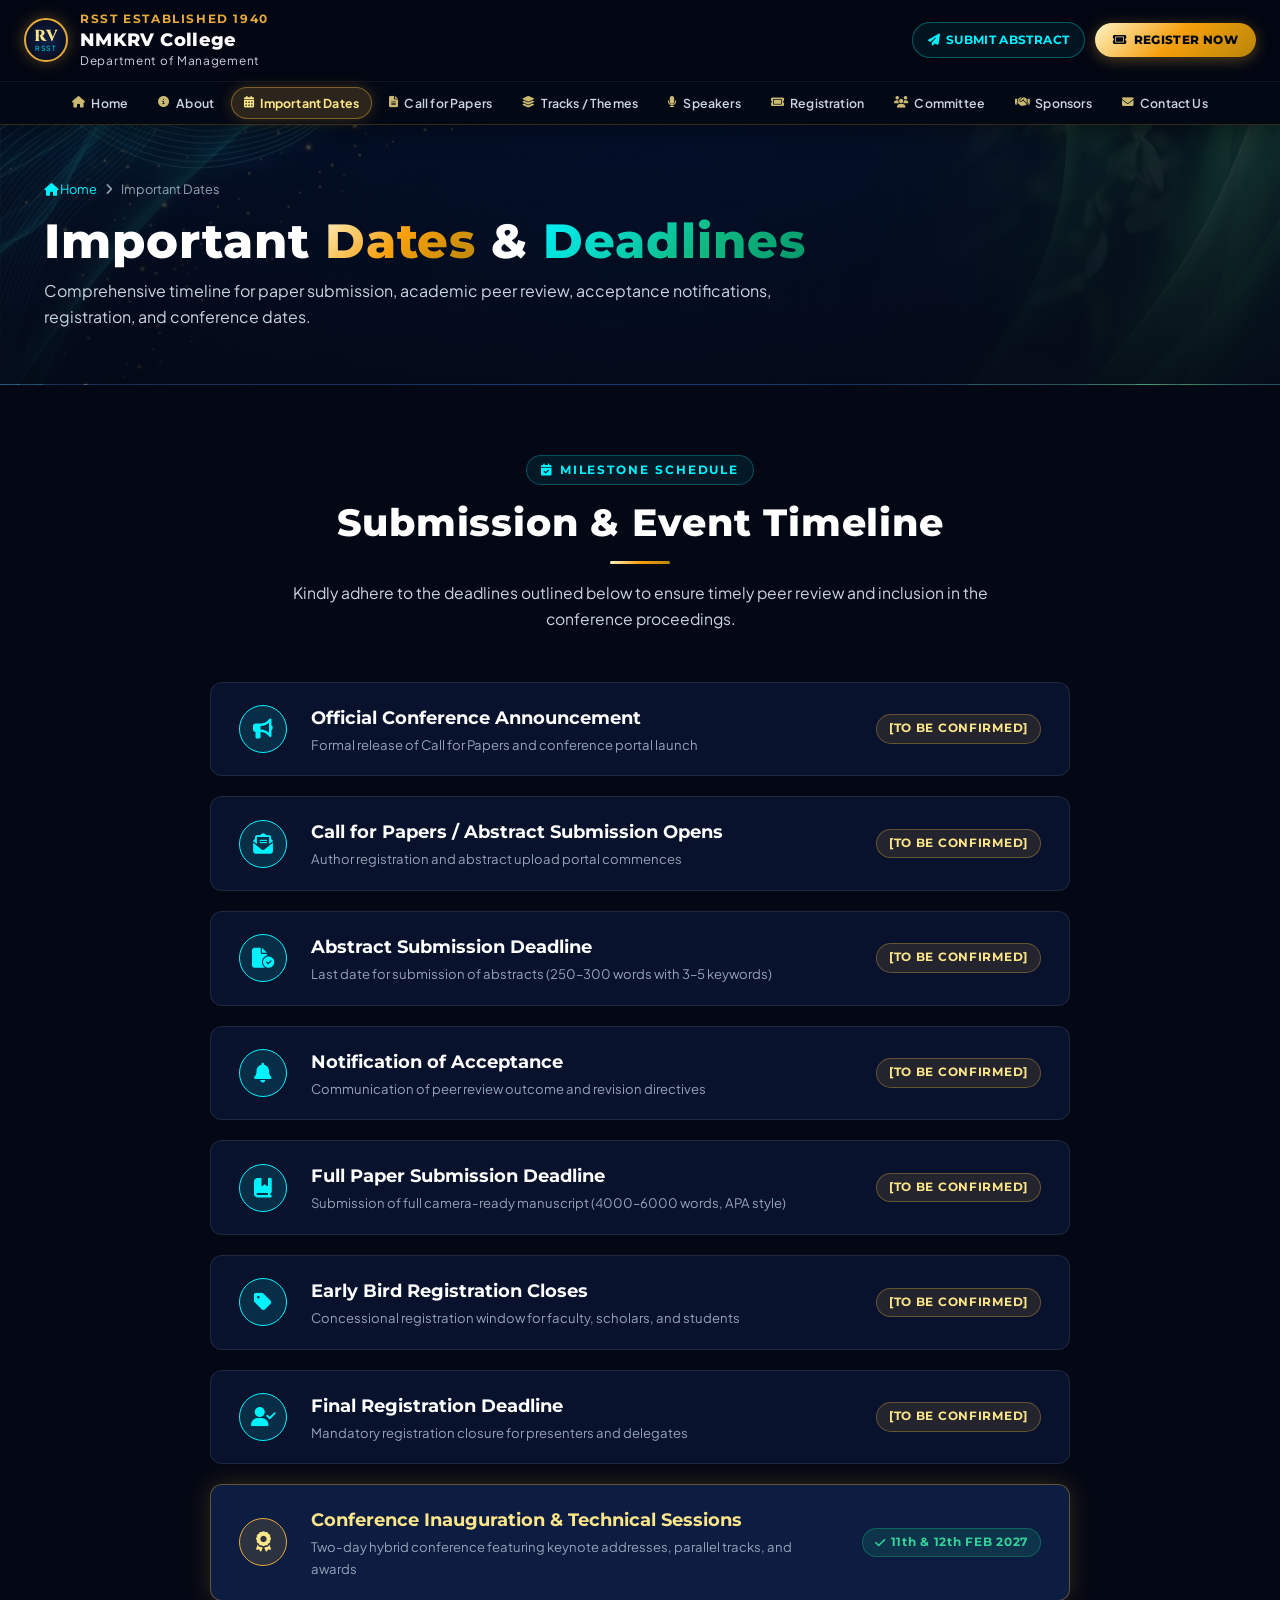
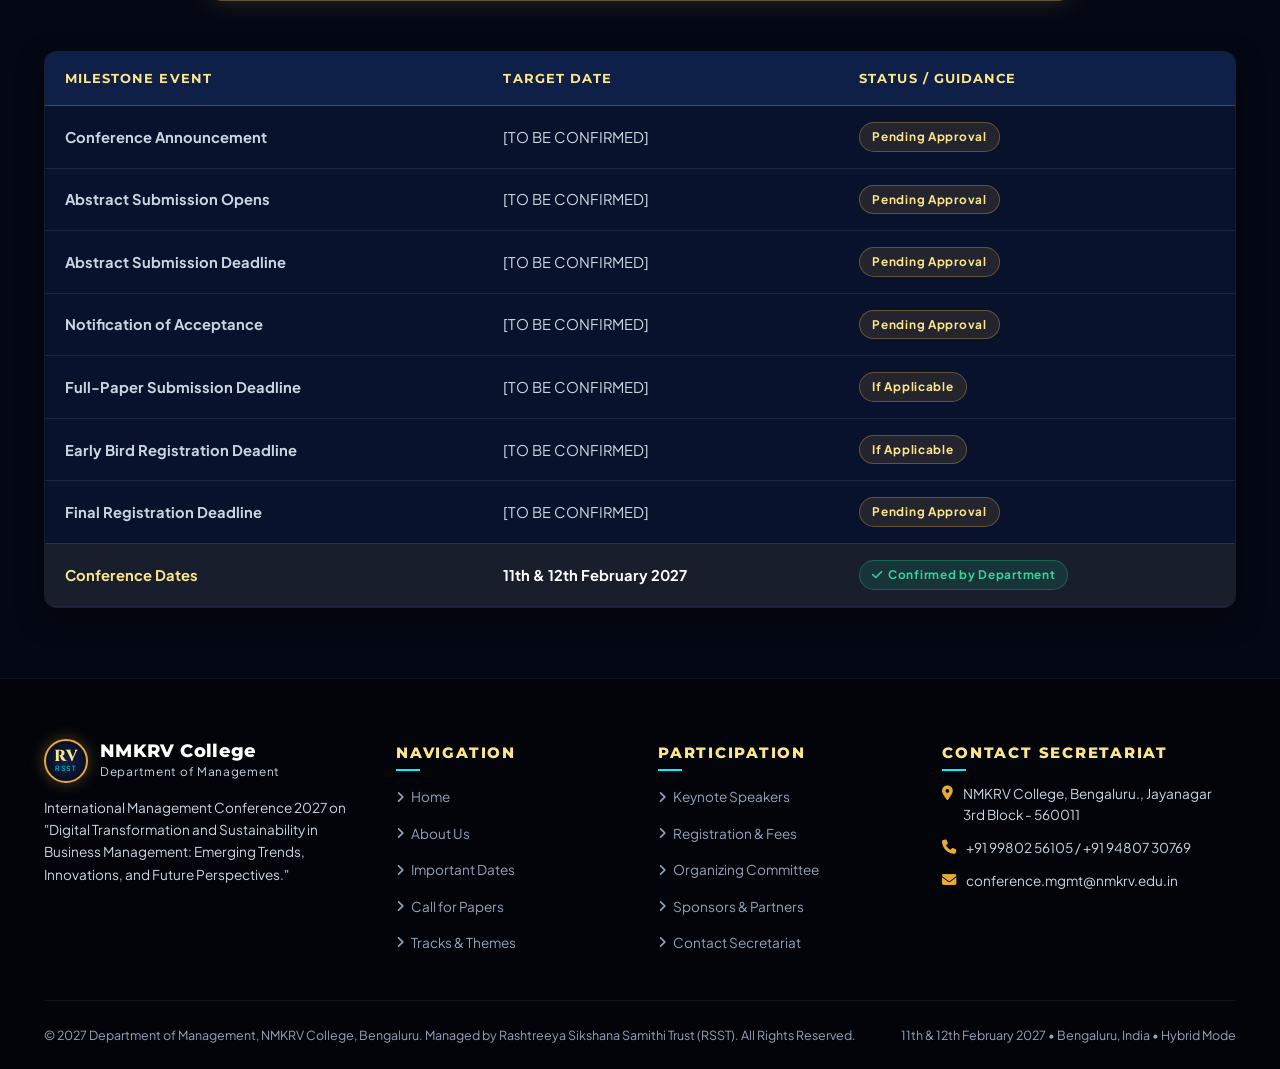
<file: important-dates.html>
<!DOCTYPE html>
<html lang="en">
<head>
  <meta charset="UTF-8">
  <meta name="viewport" content="width=device-width, initial-scale=1.0">
  <title>Important Dates | International Management Conference 2027 | NMKRV College</title>
  <meta name="description" content="Important deadlines, submission timeline, acceptance notification, and event schedule for International Management Conference 2027.">
  
  <link rel="preconnect" href="https://fonts.googleapis.com">
  <link rel="preconnect" href="https://fonts.gstatic.com" crossorigin>
  <link href="https://fonts.googleapis.com/css2?family=Cinzel:wght@600;700;800;900&family=Montserrat:ital,wght@0,400;0,600;0,700;0,800;0,900;1,800;1,900&family=Plus+Jakarta+Sans:wght@300;400;500;600;700;800&display=swap" rel="stylesheet">
  
  <link rel="stylesheet" href="https://cdnjs.cloudflare.com/ajax/libs/font-awesome/6.5.1/css/all.min.css">
  <link rel="stylesheet" href="styles.css">
</head>
<body>

      <!-- Main Navigation Header (Row 1: Logo & Actions | Row 2: Navigation Menus) -->
  <header class="main-header" id="mainHeader">
    <!-- Row 1: Logo & Action CTAs -->
    <div class="header-top-row">
      <div class="container header-top-inner">
        <a href="index.html" class="brand-group" title="NMKRV College - Department of Management">
          <div class="brand-logo-crest">
            <span class="crest-rv">RV</span>
            <span class="crest-sub">RSST</span>
          </div>
          <div class="brand-text-group">
            <span class="brand-title-top">RSST Established 1940</span>
            <span class="brand-college-name">NMKRV College</span>
            <span class="brand-dept-name">Department of Management</span>
          </div>
        </a>

        <div class="header-top-actions">
          <div class="nav-actions">
            <a href="call-for-papers.html" class="btn-header-submit"><i class="fa-solid fa-paper-plane"></i> Submit Abstract</a>
            <a href="registration.html" class="btn-header-register"><i class="fa-solid fa-ticket"></i> Register Now</a>
          </div>
          <button class="nav-toggle-btn" id="navToggleBtn" aria-label="Toggle navigation">
            <i class="fa-solid fa-bars"></i>
          </button>
        </div>
      </div>
    </div>

    <!-- Row 2: Navigation Menus -->
    <div class="header-nav-row">
      <div class="container header-nav-inner">
        <nav class="nav-menu" id="navMenu">
          <div class="drawer-actions">
            <a href="call-for-papers.html" class="btn-drawer-submit"><i class="fa-solid fa-paper-plane"></i> Submit Abstract</a>
            <a href="registration.html" class="btn-drawer-register"><i class="fa-solid fa-ticket"></i> Register Now</a>
          </div>
          <ul class="nav-list">
            <li><a href="index.html" class="nav-link"><i class="fa-solid fa-house"></i> Home</a></li>
            <li><a href="about.html" class="nav-link"><i class="fa-solid fa-circle-info"></i> About</a></li>
            <li><a href="important-dates.html" class="nav-link active"><i class="fa-solid fa-calendar-days"></i> Important Dates</a></li>
            <li><a href="call-for-papers.html" class="nav-link"><i class="fa-solid fa-file-lines"></i> Call for Papers</a></li>
            <li><a href="tracks.html" class="nav-link"><i class="fa-solid fa-layer-group"></i> Tracks / Themes</a></li>
            <li><a href="speakers.html" class="nav-link"><i class="fa-solid fa-microphone"></i> Speakers</a></li>
            <li><a href="registration.html" class="nav-link"><i class="fa-solid fa-ticket"></i> Registration</a></li>
            <li><a href="committee.html" class="nav-link"><i class="fa-solid fa-users"></i> Committee</a></li>
            <li><a href="sponsors.html" class="nav-link"><i class="fa-solid fa-handshake"></i> Sponsors</a></li>
            <li><a href="contact.html" class="nav-link"><i class="fa-solid fa-envelope"></i> Contact Us</a></li>
          </ul>
        </nav>
      </div>
    </div>
  </header>

  <!-- SUBPAGE HEADER BANNER WITH BROCHURE ASSET -->
  <section class="subpage-banner">
    <div class="subpage-banner-overlay"></div>
    <div class="container subpage-banner-content">
      <div class="breadcrumb-nav">
        <a href="index.html"><i class="fa-solid fa-house"></i> Home</a>
        <i class="fa-solid fa-angle-right"></i>
        <span>Important Dates</span>
      </div>
      <h1 class="subpage-title">Important <span class="gold-accent">Dates</span> &amp; <span class="emerald-accent">Deadlines</span></h1>
      <p class="subpage-desc">Comprehensive timeline for paper submission, academic peer review, acceptance notifications, registration, and conference dates.</p>
    </div>
  </section>

  <!-- MILESTONE TIMELINE & TABLE -->
  <section class="section-padding">
    <div class="container">
      <div class="section-header">
        <span class="section-tag"><i class="fa-solid fa-calendar-check"></i> Milestone Schedule</span>
        <h2 class="section-title">Submission &amp; Event Timeline</h2>
        <div class="section-title-line"></div>
        <p class="section-desc">Kindly adhere to the deadlines outlined below to ensure timely peer review and inclusion in the conference proceedings.</p>
      </div>

      <!-- VISUAL TIMELINE CARDS -->
      <div class="timeline-list" style="margin-bottom: 50px;">
        <div class="timeline-item">
          <div class="timeline-icon-box">
            <i class="fa-solid fa-bullhorn"></i>
          </div>
          <div class="timeline-content-box">
            <div class="timeline-milestone">Official Conference Announcement</div>
            <div class="timeline-sub">Formal release of Call for Papers and conference portal launch</div>
          </div>
          <div class="timeline-date-tag">
            <span class="status-badge tbc">[TO BE CONFIRMED]</span>
          </div>
        </div>

        <div class="timeline-item">
          <div class="timeline-icon-box">
            <i class="fa-solid fa-envelope-open-text"></i>
          </div>
          <div class="timeline-content-box">
            <div class="timeline-milestone">Call for Papers / Abstract Submission Opens</div>
            <div class="timeline-sub">Author registration and abstract upload portal commences</div>
          </div>
          <div class="timeline-date-tag">
            <span class="status-badge tbc">[TO BE CONFIRMED]</span>
          </div>
        </div>

        <div class="timeline-item">
          <div class="timeline-icon-box">
            <i class="fa-solid fa-file-circle-check"></i>
          </div>
          <div class="timeline-content-box">
            <div class="timeline-milestone">Abstract Submission Deadline</div>
            <div class="timeline-sub">Last date for submission of abstracts (250–300 words with 3–5 keywords)</div>
          </div>
          <div class="timeline-date-tag">
            <span class="status-badge tbc">[TO BE CONFIRMED]</span>
          </div>
        </div>

        <div class="timeline-item">
          <div class="timeline-icon-box">
            <i class="fa-solid fa-bell"></i>
          </div>
          <div class="timeline-content-box">
            <div class="timeline-milestone">Notification of Acceptance</div>
            <div class="timeline-sub">Communication of peer review outcome and revision directives</div>
          </div>
          <div class="timeline-date-tag">
            <span class="status-badge tbc">[TO BE CONFIRMED]</span>
          </div>
        </div>

        <div class="timeline-item">
          <div class="timeline-icon-box">
            <i class="fa-solid fa-book-bookmark"></i>
          </div>
          <div class="timeline-content-box">
            <div class="timeline-milestone">Full Paper Submission Deadline</div>
            <div class="timeline-sub">Submission of full camera-ready manuscript (4000–6000 words, APA style)</div>
          </div>
          <div class="timeline-date-tag">
            <span class="status-badge tbc">[TO BE CONFIRMED]</span>
          </div>
        </div>

        <div class="timeline-item">
          <div class="timeline-icon-box">
            <i class="fa-solid fa-tag"></i>
          </div>
          <div class="timeline-content-box">
            <div class="timeline-milestone">Early Bird Registration Closes</div>
            <div class="timeline-sub">Concessional registration window for faculty, scholars, and students</div>
          </div>
          <div class="timeline-date-tag">
            <span class="status-badge tbc">[TO BE CONFIRMED]</span>
          </div>
        </div>

        <div class="timeline-item">
          <div class="timeline-icon-box">
            <i class="fa-solid fa-user-check"></i>
          </div>
          <div class="timeline-content-box">
            <div class="timeline-milestone">Final Registration Deadline</div>
            <div class="timeline-sub">Mandatory registration closure for presenters and delegates</div>
          </div>
          <div class="timeline-date-tag">
            <span class="status-badge tbc">[TO BE CONFIRMED]</span>
          </div>
        </div>

        <div class="timeline-item highlight-date">
          <div class="timeline-icon-box">
            <i class="fa-solid fa-award"></i>
          </div>
          <div class="timeline-content-box">
            <div class="timeline-milestone" style="color: var(--gold-light);">Conference Inauguration &amp; Technical Sessions</div>
            <div class="timeline-sub">Two-day hybrid conference featuring keynote addresses, parallel tracks, and awards</div>
          </div>
          <div class="timeline-date-tag">
            <span class="status-badge confirmed"><i class="fa-solid fa-check"></i> 11th &amp; 12th FEB 2027</span>
          </div>
        </div>
      </div>

      <!-- SUMMARY TABLE (MASTER PLAN SECTION 5) -->
      <div class="table-responsive">
        <table class="custom-table">
          <thead>
            <tr>
              <th>Milestone Event</th>
              <th>Target Date</th>
              <th>Status / Guidance</th>
            </tr>
          </thead>
          <tbody>
            <tr>
              <td><strong>Conference Announcement</strong></td>
              <td>[TO BE CONFIRMED]</td>
              <td><span class="status-badge tbc">Pending Approval</span></td>
            </tr>
            <tr>
              <td><strong>Abstract Submission Opens</strong></td>
              <td>[TO BE CONFIRMED]</td>
              <td><span class="status-badge tbc">Pending Approval</span></td>
            </tr>
            <tr>
              <td><strong>Abstract Submission Deadline</strong></td>
              <td>[TO BE CONFIRMED]</td>
              <td><span class="status-badge tbc">Pending Approval</span></td>
            </tr>
            <tr>
              <td><strong>Notification of Acceptance</strong></td>
              <td>[TO BE CONFIRMED]</td>
              <td><span class="status-badge tbc">Pending Approval</span></td>
            </tr>
            <tr>
              <td><strong>Full-Paper Submission Deadline</strong></td>
              <td>[TO BE CONFIRMED]</td>
              <td><span class="status-badge tbc">If Applicable</span></td>
            </tr>
            <tr>
              <td><strong>Early Bird Registration Deadline</strong></td>
              <td>[TO BE CONFIRMED]</td>
              <td><span class="status-badge tbc">If Applicable</span></td>
            </tr>
            <tr>
              <td><strong>Final Registration Deadline</strong></td>
              <td>[TO BE CONFIRMED]</td>
              <td><span class="status-badge tbc">Pending Approval</span></td>
            </tr>
            <tr style="background: rgba(229, 169, 60, 0.08);">
              <td><strong style="color: var(--gold-light);">Conference Dates</strong></td>
              <td><strong style="color: #ffffff;">11th &amp; 12th February 2027</strong></td>
              <td><span class="status-badge confirmed"><i class="fa-solid fa-check"></i> Confirmed by Department</span></td>
            </tr>
          </tbody>
        </table>
      </div>

    </div>
  </section>

  <!-- MASTER FOOTER -->
  <footer class="site-footer">
    <div class="container">
      <div class="footer-grid">
        <div>
          <div class="brand-group" style="margin-bottom: 14px;">
            <div class="brand-logo-crest">
              <span class="crest-rv">RV</span>
              <span class="crest-sub">RSST</span>
            </div>
            <div class="brand-text-group">
              <span class="brand-college-name">NMKRV College</span>
              <span class="brand-dept-name">Department of Management</span>
            </div>
          </div>
          <p class="footer-desc">International Management Conference 2027 on "Digital Transformation and Sustainability in Business Management: Emerging Trends, Innovations, and Future Perspectives."</p>
        </div>

        <div>
          <h4 class="footer-col-title">Navigation</h4>
          <ul class="footer-links-list">
            <li><a href="index.html"><i class="fa-solid fa-angle-right"></i> Home</a></li>
            <li><a href="about.html"><i class="fa-solid fa-angle-right"></i> About Us</a></li>
            <li><a href="important-dates.html"><i class="fa-solid fa-angle-right"></i> Important Dates</a></li>
            <li><a href="call-for-papers.html"><i class="fa-solid fa-angle-right"></i> Call for Papers</a></li>
            <li><a href="tracks.html"><i class="fa-solid fa-angle-right"></i> Tracks & Themes</a></li>
          </ul>
        </div>

        <div>
          <h4 class="footer-col-title">Participation</h4>
          <ul class="footer-links-list">
            <li><a href="speakers.html"><i class="fa-solid fa-angle-right"></i> Keynote Speakers</a></li>
            <li><a href="registration.html"><i class="fa-solid fa-angle-right"></i> Registration & Fees</a></li>
            <li><a href="committee.html"><i class="fa-solid fa-angle-right"></i> Organizing Committee</a></li>
            <li><a href="sponsors.html"><i class="fa-solid fa-angle-right"></i> Sponsors & Partners</a></li>
            <li><a href="contact.html"><i class="fa-solid fa-angle-right"></i> Contact Secretariat</a></li>
          </ul>
        </div>

        <div>
          <h4 class="footer-col-title">Contact Secretariat</h4>
          <div class="footer-contact-item">
            <i class="fa-solid fa-location-dot"></i>
            <span>NMKRV College, Bengaluru., Jayanagar 3rd Block - 560011</span>
          </div>
          <div class="footer-contact-item">
            <i class="fa-solid fa-phone"></i>
            <span>+91 99802 56105 / +91 94807 30769</span>
          </div>
          <div class="footer-contact-item">
            <i class="fa-solid fa-envelope"></i>
            <span>conference.mgmt@nmkrv.edu.in</span>
          </div>
        </div>
      </div>

      <div class="footer-bottom-bar">
        <div>
          &copy; 2027 Department of Management, NMKRV College, Bengaluru. Managed by Rashtreeya Sikshana Samithi Trust (RSST). All Rights Reserved.
        </div>
        <div>
          11th &amp; 12th February 2027 • Bengaluru, India • Hybrid Mode
        </div>
      </div>
    </div>
  </footer>

  <script src="script.js"></script>
</body>
</html>
</file>
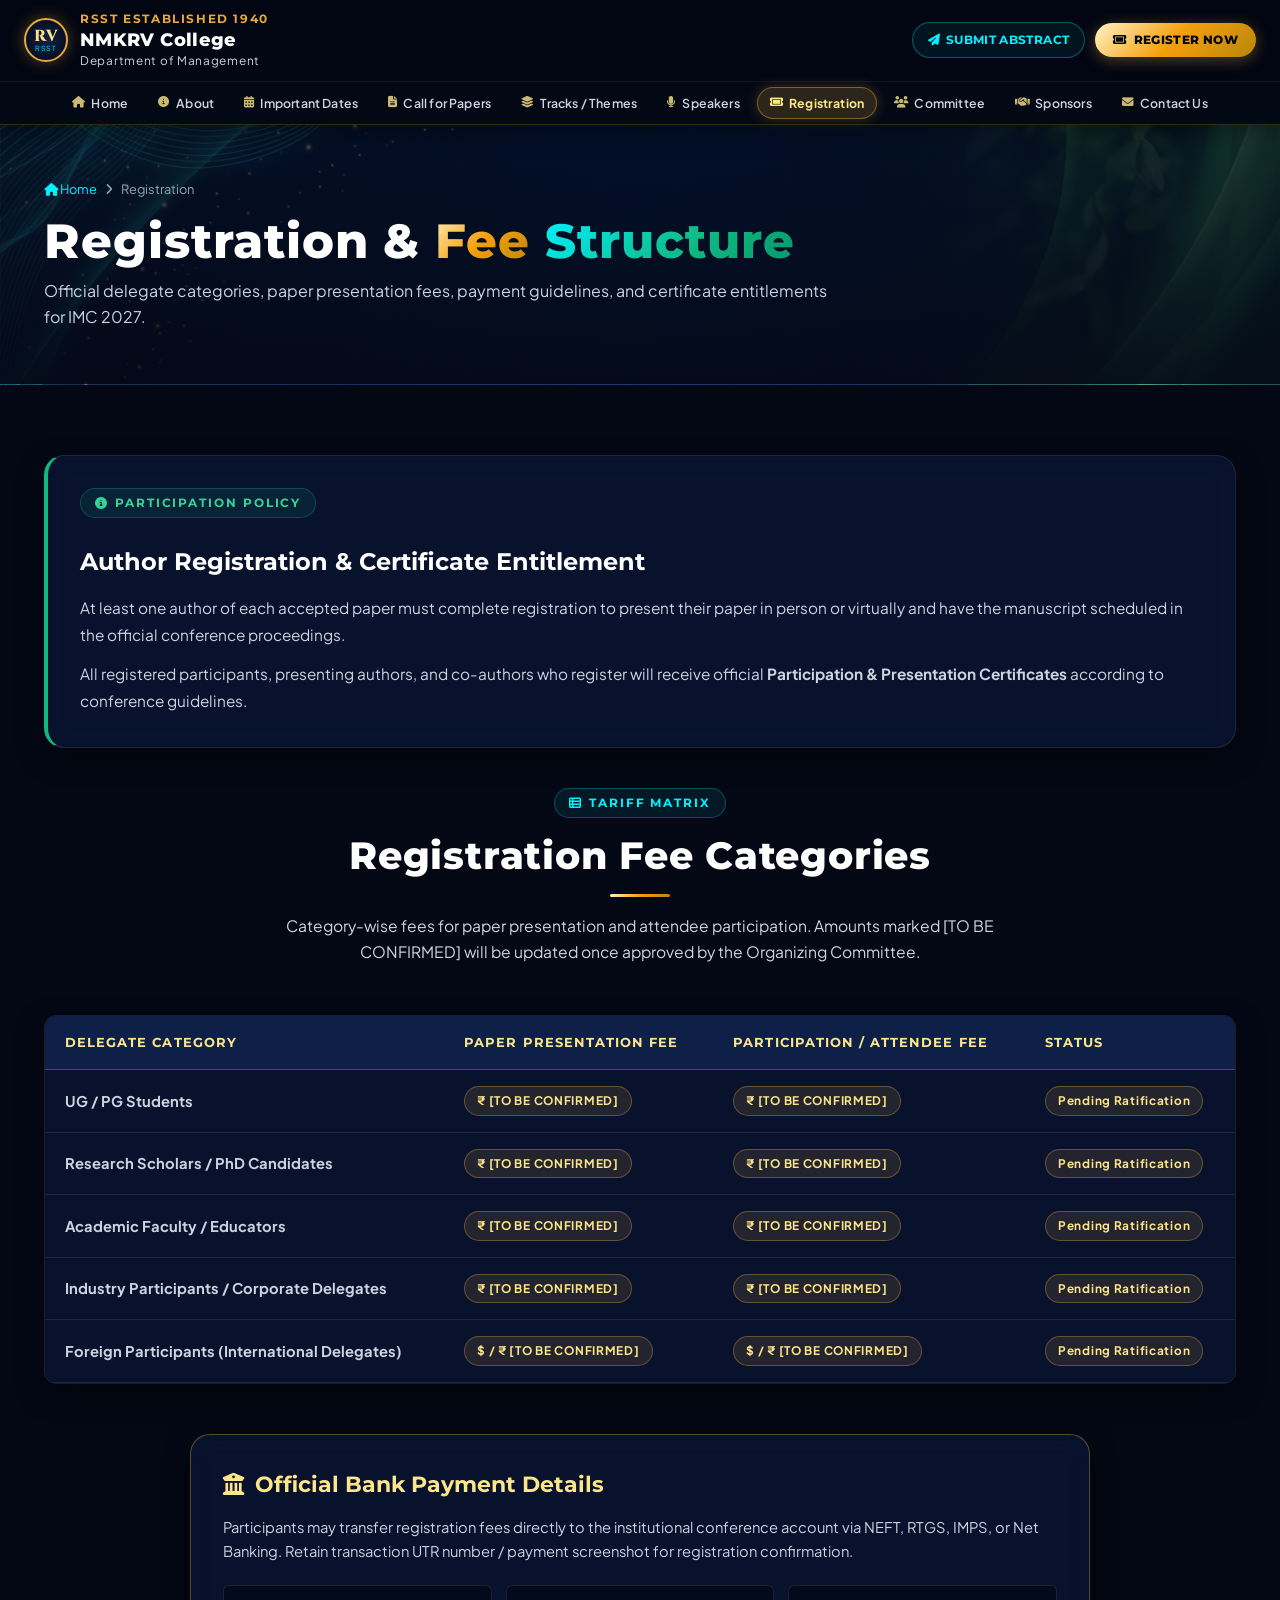
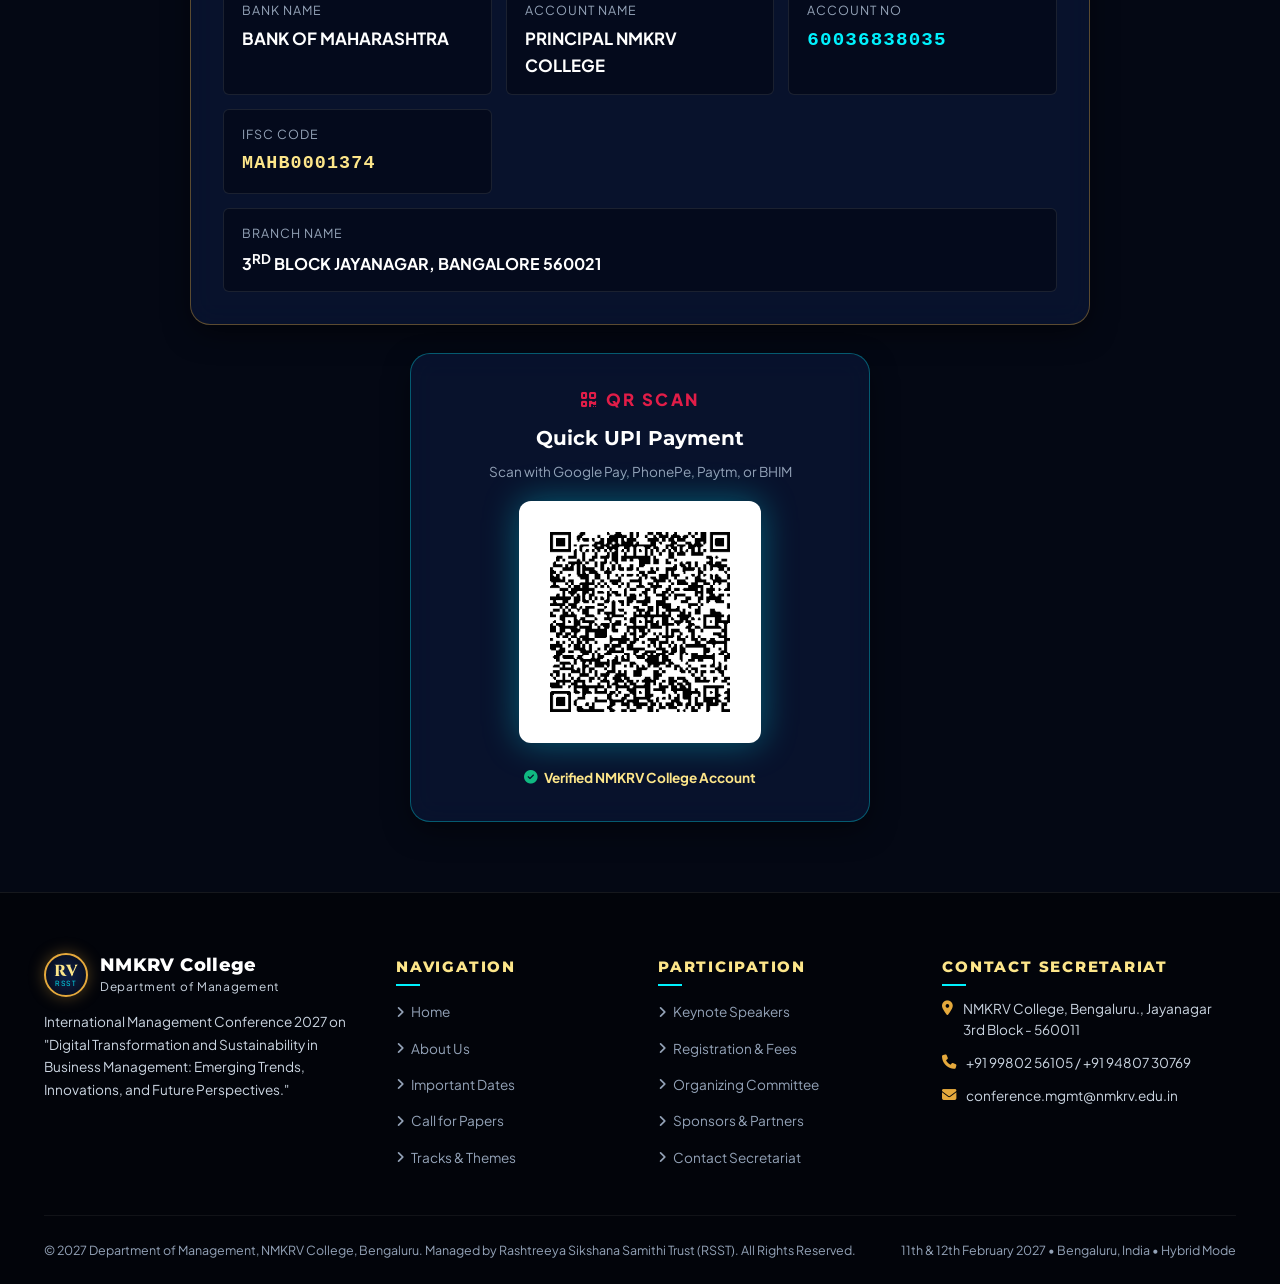
<file: registration.html>
<!DOCTYPE html>
<html lang="en">
<head>
  <meta charset="UTF-8">
  <meta name="viewport" content="width=device-width, initial-scale=1.0">
  <title>Registration & Fees | International Management Conference 2027 | NMKRV College</title>
  <meta name="description" content="Registration categories, fee structure for presenters and attendees, payment guidelines and participation instructions for IMC 2027.">
  
  <link rel="preconnect" href="https://fonts.googleapis.com">
  <link rel="preconnect" href="https://fonts.gstatic.com" crossorigin>
  <link href="https://fonts.googleapis.com/css2?family=Cinzel:wght@600;700;800;900&family=Montserrat:ital,wght@0,400;0,600;0,700;0,800;0,900;1,800;1,900&family=Plus+Jakarta+Sans:wght@300;400;500;600;700;800&display=swap" rel="stylesheet">
  
  <link rel="stylesheet" href="https://cdnjs.cloudflare.com/ajax/libs/font-awesome/6.5.1/css/all.min.css">
  <link rel="stylesheet" href="styles.css">
</head>
<body>

      <!-- Main Navigation Header (Row 1: Logo & Actions | Row 2: Navigation Menus) -->
  <header class="main-header" id="mainHeader">
    <!-- Row 1: Logo & Action CTAs -->
    <div class="header-top-row">
      <div class="container header-top-inner">
        <a href="index.html" class="brand-group" title="NMKRV College - Department of Management">
          <div class="brand-logo-crest">
            <span class="crest-rv">RV</span>
            <span class="crest-sub">RSST</span>
          </div>
          <div class="brand-text-group">
            <span class="brand-title-top">RSST Established 1940</span>
            <span class="brand-college-name">NMKRV College</span>
            <span class="brand-dept-name">Department of Management</span>
          </div>
        </a>

        <div class="header-top-actions">
          <div class="nav-actions">
            <a href="call-for-papers.html" class="btn-header-submit"><i class="fa-solid fa-paper-plane"></i> Submit Abstract</a>
            <a href="registration.html" class="btn-header-register"><i class="fa-solid fa-ticket"></i> Register Now</a>
          </div>
          <button class="nav-toggle-btn" id="navToggleBtn" aria-label="Toggle navigation">
            <i class="fa-solid fa-bars"></i>
          </button>
        </div>
      </div>
    </div>

    <!-- Row 2: Navigation Menus -->
    <div class="header-nav-row">
      <div class="container header-nav-inner">
        <nav class="nav-menu" id="navMenu">
          <div class="drawer-actions">
            <a href="call-for-papers.html" class="btn-drawer-submit"><i class="fa-solid fa-paper-plane"></i> Submit Abstract</a>
            <a href="registration.html" class="btn-drawer-register"><i class="fa-solid fa-ticket"></i> Register Now</a>
          </div>
          <ul class="nav-list">
            <li><a href="index.html" class="nav-link"><i class="fa-solid fa-house"></i> Home</a></li>
            <li><a href="about.html" class="nav-link"><i class="fa-solid fa-circle-info"></i> About</a></li>
            <li><a href="important-dates.html" class="nav-link"><i class="fa-solid fa-calendar-days"></i> Important Dates</a></li>
            <li><a href="call-for-papers.html" class="nav-link"><i class="fa-solid fa-file-lines"></i> Call for Papers</a></li>
            <li><a href="tracks.html" class="nav-link"><i class="fa-solid fa-layer-group"></i> Tracks / Themes</a></li>
            <li><a href="speakers.html" class="nav-link"><i class="fa-solid fa-microphone"></i> Speakers</a></li>
            <li><a href="registration.html" class="nav-link active"><i class="fa-solid fa-ticket"></i> Registration</a></li>
            <li><a href="committee.html" class="nav-link"><i class="fa-solid fa-users"></i> Committee</a></li>
            <li><a href="sponsors.html" class="nav-link"><i class="fa-solid fa-handshake"></i> Sponsors</a></li>
            <li><a href="contact.html" class="nav-link"><i class="fa-solid fa-envelope"></i> Contact Us</a></li>
          </ul>
        </nav>
      </div>
    </div>
  </header>

  <!-- SUBPAGE HEADER BANNER WITH BROCHURE ASSET -->
  <section class="subpage-banner">
    <div class="subpage-banner-overlay"></div>
    <div class="container subpage-banner-content">
      <div class="breadcrumb-nav">
        <a href="index.html"><i class="fa-solid fa-house"></i> Home</a>
        <i class="fa-solid fa-angle-right"></i>
        <span>Registration</span>
      </div>
      <h1 class="subpage-title">Registration &amp; <span class="gold-accent">Fee</span> <span class="emerald-accent">Structure</span></h1>
      <p class="subpage-desc">Official delegate categories, paper presentation fees, payment guidelines, and certificate entitlements for IMC 2027.</p>
    </div>
  </section>

  <!-- REGISTRATION DETAILS & FEE MATRIX -->
  <section class="section-padding">
    <div class="container">
      
      <!-- STATEMENT & POLICY (SECTION 11) -->
      <div class="glass-card" style="margin-bottom: 40px; border-left: 4px solid var(--emerald-primary);">
        <span class="section-tag" style="color: var(--emerald-light); border-color: rgba(16,185,129,0.3); background: rgba(16,185,129,0.1);"><i class="fa-solid fa-circle-info"></i> Participation Policy</span>
        <h2 style="font-family: var(--font-title); font-size: 1.5rem; color: #ffffff; margin: 10px 0 14px;">Author Registration &amp; Certificate Entitlement</h2>
        <p style="font-size: 0.96rem; color: var(--text-secondary); line-height: 1.75; margin-bottom: 12px;">
          At least one author of each accepted paper must complete registration to present their paper in person or virtually and have the manuscript scheduled in the official conference proceedings.
        </p>
        <p style="font-size: 0.96rem; color: var(--text-secondary); line-height: 1.75;">
          All registered participants, presenting authors, and co-authors who register will receive official <strong>Participation &amp; Presentation Certificates</strong> according to conference guidelines.
        </p>
      </div>

      <!-- FEE MATRIX TABLE (MASTER PLAN SECTION 11) -->
      <div class="section-header">
        <span class="section-tag"><i class="fa-solid fa-table-list"></i> Tariff Matrix</span>
        <h2 class="section-title">Registration Fee Categories</h2>
        <div class="section-title-line"></div>
        <p class="section-desc">Category-wise fees for paper presentation and attendee participation. Amounts marked [TO BE CONFIRMED] will be updated once approved by the Organizing Committee.</p>
      </div>

      <div class="table-responsive" style="margin-bottom: 50px;">
        <table class="custom-table">
          <thead>
            <tr>
              <th>Delegate Category</th>
              <th>Paper Presentation Fee</th>
              <th>Participation / Attendee Fee</th>
              <th>Status</th>
            </tr>
          </thead>
          <tbody>
            <tr>
              <td><strong>UG / PG Students</strong></td>
              <td><span class="status-badge tbc">₹ [TO BE CONFIRMED]</span></td>
              <td><span class="status-badge tbc">₹ [TO BE CONFIRMED]</span></td>
              <td><span class="status-badge tbc">Pending Ratification</span></td>
            </tr>
            <tr>
              <td><strong>Research Scholars / PhD Candidates</strong></td>
              <td><span class="status-badge tbc">₹ [TO BE CONFIRMED]</span></td>
              <td><span class="status-badge tbc">₹ [TO BE CONFIRMED]</span></td>
              <td><span class="status-badge tbc">Pending Ratification</span></td>
            </tr>
            <tr>
              <td><strong>Academic Faculty / Educators</strong></td>
              <td><span class="status-badge tbc">₹ [TO BE CONFIRMED]</span></td>
              <td><span class="status-badge tbc">₹ [TO BE CONFIRMED]</span></td>
              <td><span class="status-badge tbc">Pending Ratification</span></td>
            </tr>
            <tr>
              <td><strong>Industry Participants / Corporate Delegates</strong></td>
              <td><span class="status-badge tbc">₹ [TO BE CONFIRMED]</span></td>
              <td><span class="status-badge tbc">₹ [TO BE CONFIRMED]</span></td>
              <td><span class="status-badge tbc">Pending Ratification</span></td>
            </tr>
            <tr>
              <td><strong>Foreign Participants (International Delegates)</strong></td>
              <td><span class="status-badge tbc">$ / ₹ [TO BE CONFIRMED]</span></td>
              <td><span class="status-badge tbc">$ / ₹ [TO BE CONFIRMED]</span></td>
              <td><span class="status-badge tbc">Pending Ratification</span></td>
            </tr>
          </tbody>
        </table>
      </div>

      <!-- PAYMENT GUIDANCE & BANK TRANSFER DETAILS (SECTION 11) -->
      <div style="display: flex; flex-direction: column; gap: 28px; max-width: 900px; margin: 0 auto;">
        
        <!-- OFFICIAL BANK PAYMENT DETAILS -->
        <div class="glass-card" style="border-color: var(--border-gold-glow); padding: 32px;">
          <h3 style="font-family: var(--font-title); font-size: 1.35rem; color: var(--gold-light); margin-bottom: 12px; display: flex; align-items: center; gap: 10px;">
            <i class="fa-solid fa-building-columns"></i> Official Bank Payment Details
          </h3>
          <p style="font-size: 0.92rem; color: var(--text-secondary); line-height: 1.65; margin-bottom: 22px;">
            Participants may transfer registration fees directly to the institutional conference account via NEFT, RTGS, IMPS, or Net Banking. Retain transaction UTR number / payment screenshot for registration confirmation.
          </p>
          <div style="display: grid; grid-template-columns: repeat(auto-fit, minmax(260px, 1fr)); gap: 14px;">
            <div style="background: rgba(4,8,20,0.65); padding: 14px 18px; border-radius: var(--radius-sm); border: 1px solid var(--border-glass);">
              <span style="color: var(--text-muted); font-size: 0.78rem; text-transform: uppercase; letter-spacing: 0.08em; display: block; margin-bottom: 4px;">Bank Name</span>
              <strong style="color: #ffffff; font-size: 1.05rem;">BANK OF MAHARASHTRA</strong>
            </div>
            <div style="background: rgba(4,8,20,0.65); padding: 14px 18px; border-radius: var(--radius-sm); border: 1px solid var(--border-glass);">
              <span style="color: var(--text-muted); font-size: 0.78rem; text-transform: uppercase; letter-spacing: 0.08em; display: block; margin-bottom: 4px;">Account Name</span>
              <strong style="color: #ffffff; font-size: 1.05rem;">PRINCIPAL NMKRV COLLEGE</strong>
            </div>
            <div style="background: rgba(4,8,20,0.65); padding: 14px 18px; border-radius: var(--radius-sm); border: 1px solid var(--border-glass);">
              <span style="color: var(--text-muted); font-size: 0.78rem; text-transform: uppercase; letter-spacing: 0.08em; display: block; margin-bottom: 4px;">Account No</span>
              <strong style="color: var(--cyan-primary); font-family: monospace; font-size: 1.2rem; letter-spacing: 0.06em;">60036838035</strong>
            </div>
            <div style="background: rgba(4,8,20,0.65); padding: 14px 18px; border-radius: var(--radius-sm); border: 1px solid var(--border-glass);">
              <span style="color: var(--text-muted); font-size: 0.78rem; text-transform: uppercase; letter-spacing: 0.08em; display: block; margin-bottom: 4px;">IFSC Code</span>
              <strong style="color: var(--gold-light); font-family: monospace; font-size: 1.15rem; letter-spacing: 0.06em;">MAHB0001374</strong>
            </div>
            <div style="background: rgba(4,8,20,0.65); padding: 14px 18px; border-radius: var(--radius-sm); border: 1px solid var(--border-glass); grid-column: 1 / -1;">
              <span style="color: var(--text-muted); font-size: 0.78rem; text-transform: uppercase; letter-spacing: 0.08em; display: block; margin-bottom: 4px;">Branch Name</span>
              <strong style="color: #ffffff; font-size: 1rem;">3<sup>RD</sup> BLOCK JAYANAGAR, BANGALORE 560021</strong>
            </div>
          </div>
        </div>

        <!-- QR SCAN BOX (BELOW BANK DETAILS) -->
        <div class="glass-card" style="text-align: center; border-color: var(--border-cyan-glow); padding: 32px; max-width: 460px; margin: 0 auto; width: 100%;">
          <div style="color: #e11d48; font-weight: 800; font-size: 1.05rem; letter-spacing: 0.14em; text-transform: uppercase; margin-bottom: 8px; display: flex; align-items: center; justify-content: center; gap: 8px;">
            <i class="fa-solid fa-qrcode"></i> QR SCAN
          </div>
          <h4 style="font-family: var(--font-title); font-size: 1.25rem; color: #ffffff; margin-bottom: 6px;">Quick UPI Payment</h4>
          <p style="font-size: 0.85rem; color: var(--text-muted); margin-bottom: 18px;">Scan with Google Pay, PhonePe, Paytm, or BHIM</p>
          <div style="background: #ffffff; padding: 16px; border-radius: var(--radius-md); display: inline-block; box-shadow: 0 0 35px rgba(0,242,254,0.35); margin-bottom: 16px;">
            <img src="assets/bank_qr.png" alt="Official NMKRV Payment QR Code" style="width: 210px; height: 210px; object-fit: contain; display: block; border-radius: 4px;">
          </div>
          <div style="font-size: 0.85rem; color: var(--gold-light); font-weight: 700; display: flex; align-items: center; justify-content: center; gap: 6px;">
            <i class="fa-solid fa-circle-check" style="color: var(--emerald-primary);"></i> Verified NMKRV College Account
          </div>
        </div>

      </div>

    </div>
  </section>

  <!-- MASTER FOOTER -->
  <footer class="site-footer">
    <div class="container">
      <div class="footer-grid">
        <div>
          <div class="brand-group" style="margin-bottom: 14px;">
            <div class="brand-logo-crest">
              <span class="crest-rv">RV</span>
              <span class="crest-sub">RSST</span>
            </div>
            <div class="brand-text-group">
              <span class="brand-college-name">NMKRV College</span>
              <span class="brand-dept-name">Department of Management</span>
            </div>
          </div>
          <p class="footer-desc">International Management Conference 2027 on "Digital Transformation and Sustainability in Business Management: Emerging Trends, Innovations, and Future Perspectives."</p>
        </div>

        <div>
          <h4 class="footer-col-title">Navigation</h4>
          <ul class="footer-links-list">
            <li><a href="index.html"><i class="fa-solid fa-angle-right"></i> Home</a></li>
            <li><a href="about.html"><i class="fa-solid fa-angle-right"></i> About Us</a></li>
            <li><a href="important-dates.html"><i class="fa-solid fa-angle-right"></i> Important Dates</a></li>
            <li><a href="call-for-papers.html"><i class="fa-solid fa-angle-right"></i> Call for Papers</a></li>
            <li><a href="tracks.html"><i class="fa-solid fa-angle-right"></i> Tracks & Themes</a></li>
          </ul>
        </div>

        <div>
          <h4 class="footer-col-title">Participation</h4>
          <ul class="footer-links-list">
            <li><a href="speakers.html"><i class="fa-solid fa-angle-right"></i> Keynote Speakers</a></li>
            <li><a href="registration.html"><i class="fa-solid fa-angle-right"></i> Registration & Fees</a></li>
            <li><a href="committee.html"><i class="fa-solid fa-angle-right"></i> Organizing Committee</a></li>
            <li><a href="sponsors.html"><i class="fa-solid fa-angle-right"></i> Sponsors & Partners</a></li>
            <li><a href="contact.html"><i class="fa-solid fa-angle-right"></i> Contact Secretariat</a></li>
          </ul>
        </div>

        <div>
          <h4 class="footer-col-title">Contact Secretariat</h4>
          <div class="footer-contact-item">
            <i class="fa-solid fa-location-dot"></i>
            <span>NMKRV College, Bengaluru., Jayanagar 3rd Block - 560011</span>
          </div>
          <div class="footer-contact-item">
            <i class="fa-solid fa-phone"></i>
            <span>+91 99802 56105 / +91 94807 30769</span>
          </div>
          <div class="footer-contact-item">
            <i class="fa-solid fa-envelope"></i>
            <span>conference.mgmt@nmkrv.edu.in</span>
          </div>
        </div>
      </div>

      <div class="footer-bottom-bar">
        <div>
          &copy; 2027 Department of Management, NMKRV College, Bengaluru. Managed by Rashtreeya Sikshana Samithi Trust (RSST). All Rights Reserved.
        </div>
        <div>
          11th &amp; 12th February 2027 • Bengaluru, India • Hybrid Mode
        </div>
      </div>
    </div>
  </footer>

  <script src="script.js"></script>
</body>
</html>
</file>
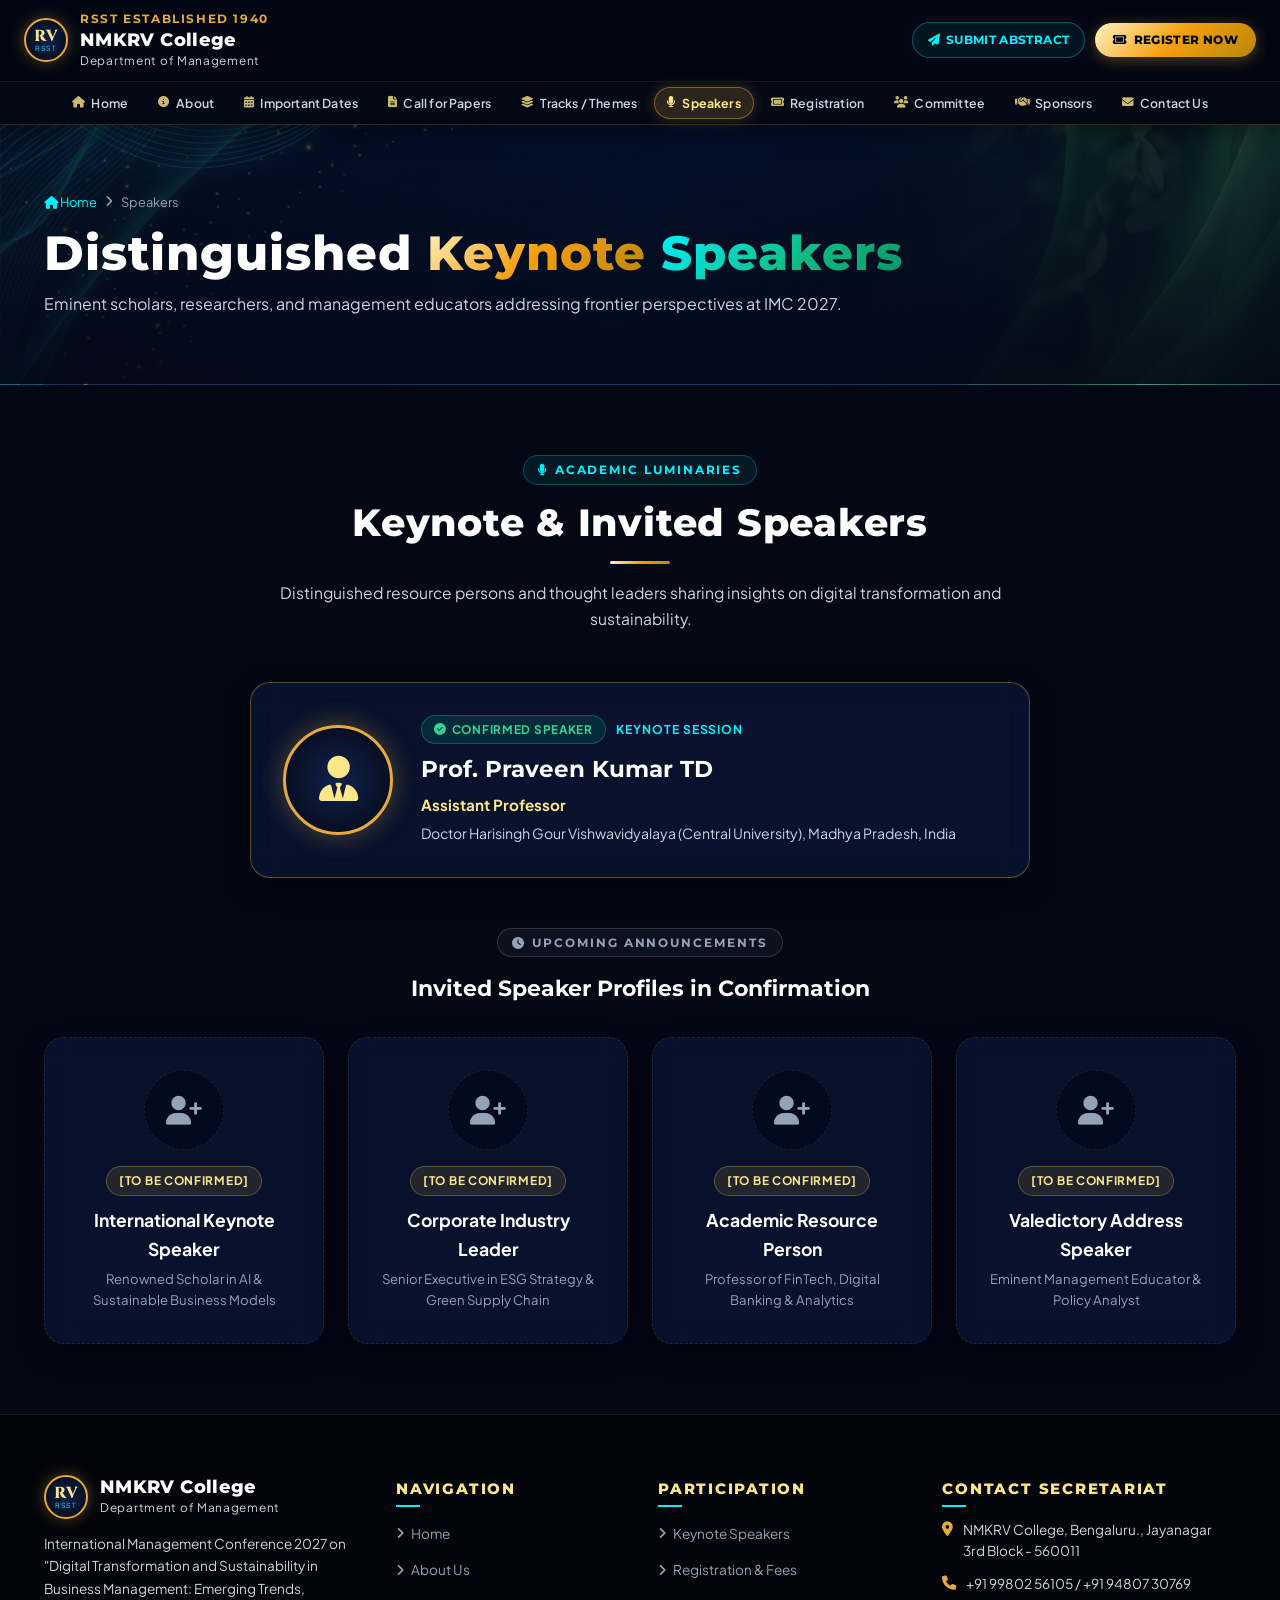
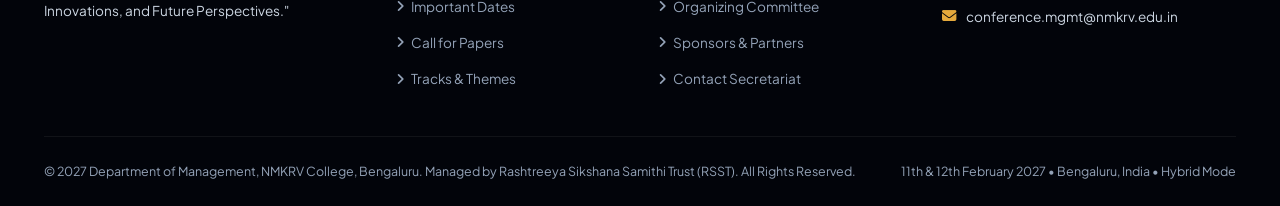
<file: speakers.html>
<!DOCTYPE html>
<html lang="en">
<head>
  <meta charset="UTF-8">
  <meta name="viewport" content="width=device-width, initial-scale=1.0">
  <title>Keynote Speakers | International Management Conference 2027 | NMKRV College</title>
  <meta name="description" content="Distinguished keynote speakers, academic scholars, and invited experts for the International Management Conference 2027.">
  
  <link rel="preconnect" href="https://fonts.googleapis.com">
  <link rel="preconnect" href="https://fonts.gstatic.com" crossorigin>
  <link href="https://fonts.googleapis.com/css2?family=Cinzel:wght@600;700;800;900&family=Montserrat:ital,wght@0,400;0,600;0,700;0,800;0,900;1,800;1,900&family=Plus+Jakarta+Sans:wght@300;400;500;600;700;800&display=swap" rel="stylesheet">
  
  <link rel="stylesheet" href="https://cdnjs.cloudflare.com/ajax/libs/font-awesome/6.5.1/css/all.min.css">
  <link rel="stylesheet" href="styles.css">
</head>
<body>

      <!-- Main Navigation Header (Row 1: Logo & Actions | Row 2: Navigation Menus) -->
  <header class="main-header" id="mainHeader">
    <!-- Row 1: Logo & Action CTAs -->
    <div class="header-top-row">
      <div class="container header-top-inner">
        <a href="index.html" class="brand-group" title="NMKRV College - Department of Management">
          <div class="brand-logo-crest">
            <span class="crest-rv">RV</span>
            <span class="crest-sub">RSST</span>
          </div>
          <div class="brand-text-group">
            <span class="brand-title-top">RSST Established 1940</span>
            <span class="brand-college-name">NMKRV College</span>
            <span class="brand-dept-name">Department of Management</span>
          </div>
        </a>

        <div class="header-top-actions">
          <div class="nav-actions">
            <a href="call-for-papers.html" class="btn-header-submit"><i class="fa-solid fa-paper-plane"></i> Submit Abstract</a>
            <a href="registration.html" class="btn-header-register"><i class="fa-solid fa-ticket"></i> Register Now</a>
          </div>
          <button class="nav-toggle-btn" id="navToggleBtn" aria-label="Toggle navigation">
            <i class="fa-solid fa-bars"></i>
          </button>
        </div>
      </div>
    </div>

    <!-- Row 2: Navigation Menus -->
    <div class="header-nav-row">
      <div class="container header-nav-inner">
        <nav class="nav-menu" id="navMenu">
          <div class="drawer-actions">
            <a href="call-for-papers.html" class="btn-drawer-submit"><i class="fa-solid fa-paper-plane"></i> Submit Abstract</a>
            <a href="registration.html" class="btn-drawer-register"><i class="fa-solid fa-ticket"></i> Register Now</a>
          </div>
          <ul class="nav-list">
            <li><a href="index.html" class="nav-link"><i class="fa-solid fa-house"></i> Home</a></li>
            <li><a href="about.html" class="nav-link"><i class="fa-solid fa-circle-info"></i> About</a></li>
            <li><a href="important-dates.html" class="nav-link"><i class="fa-solid fa-calendar-days"></i> Important Dates</a></li>
            <li><a href="call-for-papers.html" class="nav-link"><i class="fa-solid fa-file-lines"></i> Call for Papers</a></li>
            <li><a href="tracks.html" class="nav-link"><i class="fa-solid fa-layer-group"></i> Tracks / Themes</a></li>
            <li><a href="speakers.html" class="nav-link active"><i class="fa-solid fa-microphone"></i> Speakers</a></li>
            <li><a href="registration.html" class="nav-link"><i class="fa-solid fa-ticket"></i> Registration</a></li>
            <li><a href="committee.html" class="nav-link"><i class="fa-solid fa-users"></i> Committee</a></li>
            <li><a href="sponsors.html" class="nav-link"><i class="fa-solid fa-handshake"></i> Sponsors</a></li>
            <li><a href="contact.html" class="nav-link"><i class="fa-solid fa-envelope"></i> Contact Us</a></li>
          </ul>
        </nav>
      </div>
    </div>
  </header>

  <!-- SUBPAGE HEADER BANNER WITH BROCHURE ASSET -->
  <section class="subpage-banner">
    <div class="subpage-banner-overlay"></div>
    <div class="container subpage-banner-content">
      <div class="breadcrumb-nav">
        <a href="index.html"><i class="fa-solid fa-house"></i> Home</a>
        <i class="fa-solid fa-angle-right"></i>
        <span>Speakers</span>
      </div>
      <h1 class="subpage-title">Distinguished <span class="gold-accent">Keynote</span> <span class="emerald-accent">Speakers</span></h1>
      <p class="subpage-desc">Eminent scholars, researchers, and management educators addressing frontier perspectives at IMC 2027.</p>
    </div>
  </section>

  <!-- SPEAKERS SECTION (SECTION 10 OF DOC) -->
  <section class="section-padding">
    <div class="container">
      <div class="section-header">
        <span class="section-tag"><i class="fa-solid fa-microphone"></i> Academic Luminaries</span>
        <h2 class="section-title">Keynote &amp; Invited Speakers</h2>
        <div class="section-title-line"></div>
        <p class="section-desc">Distinguished resource persons and thought leaders sharing insights on digital transformation and sustainability.</p>
      </div>

      <!-- CONFIRMED SPEAKER -->
      <div style="max-width: 780px; margin: 0 auto 50px;">
        <div class="glass-card" style="border: 1.5px solid var(--border-gold-glow); display: flex; align-items: center; gap: 28px; flex-wrap: wrap;">
          <div style="width: 110px; height: 110px; border-radius: 50%; border: 3px solid var(--gold-primary); background: radial-gradient(circle, #10214a 0%, #040814 100%); display: flex; align-items: center; justify-content: center; color: var(--gold-light); font-size: 2.8rem; box-shadow: 0 0 25px rgba(229, 169, 60, 0.35); flex-shrink: 0;">
            <i class="fa-solid fa-user-tie"></i>
          </div>
          <div style="flex: 1; min-width: 260px;">
            <div style="display: flex; align-items: center; gap: 10px; margin-bottom: 6px; flex-wrap: wrap;">
              <span class="status-badge confirmed"><i class="fa-solid fa-circle-check"></i> CONFIRMED SPEAKER</span>
              <span style="font-size: 0.76rem; color: var(--cyan-primary); font-weight: 700; letter-spacing: 0.08em; text-transform: uppercase;">Keynote Session</span>
            </div>
            <h3 style="font-family: var(--font-title); font-size: 1.45rem; color: #ffffff; margin-bottom: 4px;">Prof. Praveen Kumar TD</h3>
            <div style="font-size: 0.95rem; color: var(--gold-light); font-weight: 700; margin-bottom: 6px;">Assistant Professor</div>
            <div style="font-size: 0.88rem; color: var(--text-secondary); line-height: 1.5;">Doctor Harisingh Gour Vishwavidyalaya (Central University), Madhya Pradesh, India</div>
          </div>
        </div>
      </div>

      <!-- UPCOMING / PENDING CONFIRMATIONS (SECTION 10 SLOTS) -->
      <div class="section-header" style="margin-bottom: 30px;">
        <span class="section-tag" style="color: var(--text-muted); border-color: rgba(255,255,255,0.15); background: rgba(255,255,255,0.04);"><i class="fa-solid fa-clock"></i> Upcoming Announcements</span>
        <h3 style="font-family: var(--font-title); font-size: 1.35rem; color: #ffffff;">Invited Speaker Profiles in Confirmation</h3>
      </div>

      <div style="display: grid; grid-template-columns: repeat(auto-fit, minmax(260px, 1fr)); gap: 24px;">
        <div class="glass-card" style="text-align: center; border-style: dashed;">
          <div style="width: 80px; height: 80px; border-radius: 50%; border: 1.5px dashed var(--border-glass); background: rgba(4,8,20,0.6); display: flex; align-items: center; justify-content: center; color: var(--text-muted); font-size: 1.8rem; margin: 0 auto 16px;">
            <i class="fa-solid fa-user-plus"></i>
          </div>
          <span class="status-badge tbc" style="margin-bottom: 10px;">[TO BE CONFIRMED]</span>
          <h4 style="font-size: 1.1rem; color: #ffffff; margin-bottom: 4px;">International Keynote Speaker</h4>
          <p style="font-size: 0.82rem; color: var(--text-muted);">Renowned Scholar in AI &amp; Sustainable Business Models</p>
        </div>

        <div class="glass-card" style="text-align: center; border-style: dashed;">
          <div style="width: 80px; height: 80px; border-radius: 50%; border: 1.5px dashed var(--border-glass); background: rgba(4,8,20,0.6); display: flex; align-items: center; justify-content: center; color: var(--text-muted); font-size: 1.8rem; margin: 0 auto 16px;">
            <i class="fa-solid fa-user-plus"></i>
          </div>
          <span class="status-badge tbc" style="margin-bottom: 10px;">[TO BE CONFIRMED]</span>
          <h4 style="font-size: 1.1rem; color: #ffffff; margin-bottom: 4px;">Corporate Industry Leader</h4>
          <p style="font-size: 0.82rem; color: var(--text-muted);">Senior Executive in ESG Strategy &amp; Green Supply Chain</p>
        </div>

        <div class="glass-card" style="text-align: center; border-style: dashed;">
          <div style="width: 80px; height: 80px; border-radius: 50%; border: 1.5px dashed var(--border-glass); background: rgba(4,8,20,0.6); display: flex; align-items: center; justify-content: center; color: var(--text-muted); font-size: 1.8rem; margin: 0 auto 16px;">
            <i class="fa-solid fa-user-plus"></i>
          </div>
          <span class="status-badge tbc" style="margin-bottom: 10px;">[TO BE CONFIRMED]</span>
          <h4 style="font-size: 1.1rem; color: #ffffff; margin-bottom: 4px;">Academic Resource Person</h4>
          <p style="font-size: 0.82rem; color: var(--text-muted);">Professor of FinTech, Digital Banking &amp; Analytics</p>
        </div>

        <div class="glass-card" style="text-align: center; border-style: dashed;">
          <div style="width: 80px; height: 80px; border-radius: 50%; border: 1.5px dashed var(--border-glass); background: rgba(4,8,20,0.6); display: flex; align-items: center; justify-content: center; color: var(--text-muted); font-size: 1.8rem; margin: 0 auto 16px;">
            <i class="fa-solid fa-user-plus"></i>
          </div>
          <span class="status-badge tbc" style="margin-bottom: 10px;">[TO BE CONFIRMED]</span>
          <h4 style="font-size: 1.1rem; color: #ffffff; margin-bottom: 4px;">Valedictory Address Speaker</h4>
          <p style="font-size: 0.82rem; color: var(--text-muted);">Eminent Management Educator &amp; Policy Analyst</p>
        </div>
      </div>

    </div>
  </section>

  <!-- MASTER FOOTER -->
  <footer class="site-footer">
    <div class="container">
      <div class="footer-grid">
        <div>
          <div class="brand-group" style="margin-bottom: 14px;">
            <div class="brand-logo-crest">
              <span class="crest-rv">RV</span>
              <span class="crest-sub">RSST</span>
            </div>
            <div class="brand-text-group">
              <span class="brand-college-name">NMKRV College</span>
              <span class="brand-dept-name">Department of Management</span>
            </div>
          </div>
          <p class="footer-desc">International Management Conference 2027 on "Digital Transformation and Sustainability in Business Management: Emerging Trends, Innovations, and Future Perspectives."</p>
        </div>

        <div>
          <h4 class="footer-col-title">Navigation</h4>
          <ul class="footer-links-list">
            <li><a href="index.html"><i class="fa-solid fa-angle-right"></i> Home</a></li>
            <li><a href="about.html"><i class="fa-solid fa-angle-right"></i> About Us</a></li>
            <li><a href="important-dates.html"><i class="fa-solid fa-angle-right"></i> Important Dates</a></li>
            <li><a href="call-for-papers.html"><i class="fa-solid fa-angle-right"></i> Call for Papers</a></li>
            <li><a href="tracks.html"><i class="fa-solid fa-angle-right"></i> Tracks & Themes</a></li>
          </ul>
        </div>

        <div>
          <h4 class="footer-col-title">Participation</h4>
          <ul class="footer-links-list">
            <li><a href="speakers.html"><i class="fa-solid fa-angle-right"></i> Keynote Speakers</a></li>
            <li><a href="registration.html"><i class="fa-solid fa-angle-right"></i> Registration & Fees</a></li>
            <li><a href="committee.html"><i class="fa-solid fa-angle-right"></i> Organizing Committee</a></li>
            <li><a href="sponsors.html"><i class="fa-solid fa-angle-right"></i> Sponsors & Partners</a></li>
            <li><a href="contact.html"><i class="fa-solid fa-angle-right"></i> Contact Secretariat</a></li>
          </ul>
        </div>

        <div>
          <h4 class="footer-col-title">Contact Secretariat</h4>
          <div class="footer-contact-item">
            <i class="fa-solid fa-location-dot"></i>
            <span>NMKRV College, Bengaluru., Jayanagar 3rd Block - 560011</span>
          </div>
          <div class="footer-contact-item">
            <i class="fa-solid fa-phone"></i>
            <span>+91 99802 56105 / +91 94807 30769</span>
          </div>
          <div class="footer-contact-item">
            <i class="fa-solid fa-envelope"></i>
            <span>conference.mgmt@nmkrv.edu.in</span>
          </div>
        </div>
      </div>

      <div class="footer-bottom-bar">
        <div>
          &copy; 2027 Department of Management, NMKRV College, Bengaluru. Managed by Rashtreeya Sikshana Samithi Trust (RSST). All Rights Reserved.
        </div>
        <div>
          11th &amp; 12th February 2027 • Bengaluru, India • Hybrid Mode
        </div>
      </div>
    </div>
  </footer>

  <script src="script.js"></script>
</body>
</html>
</file>
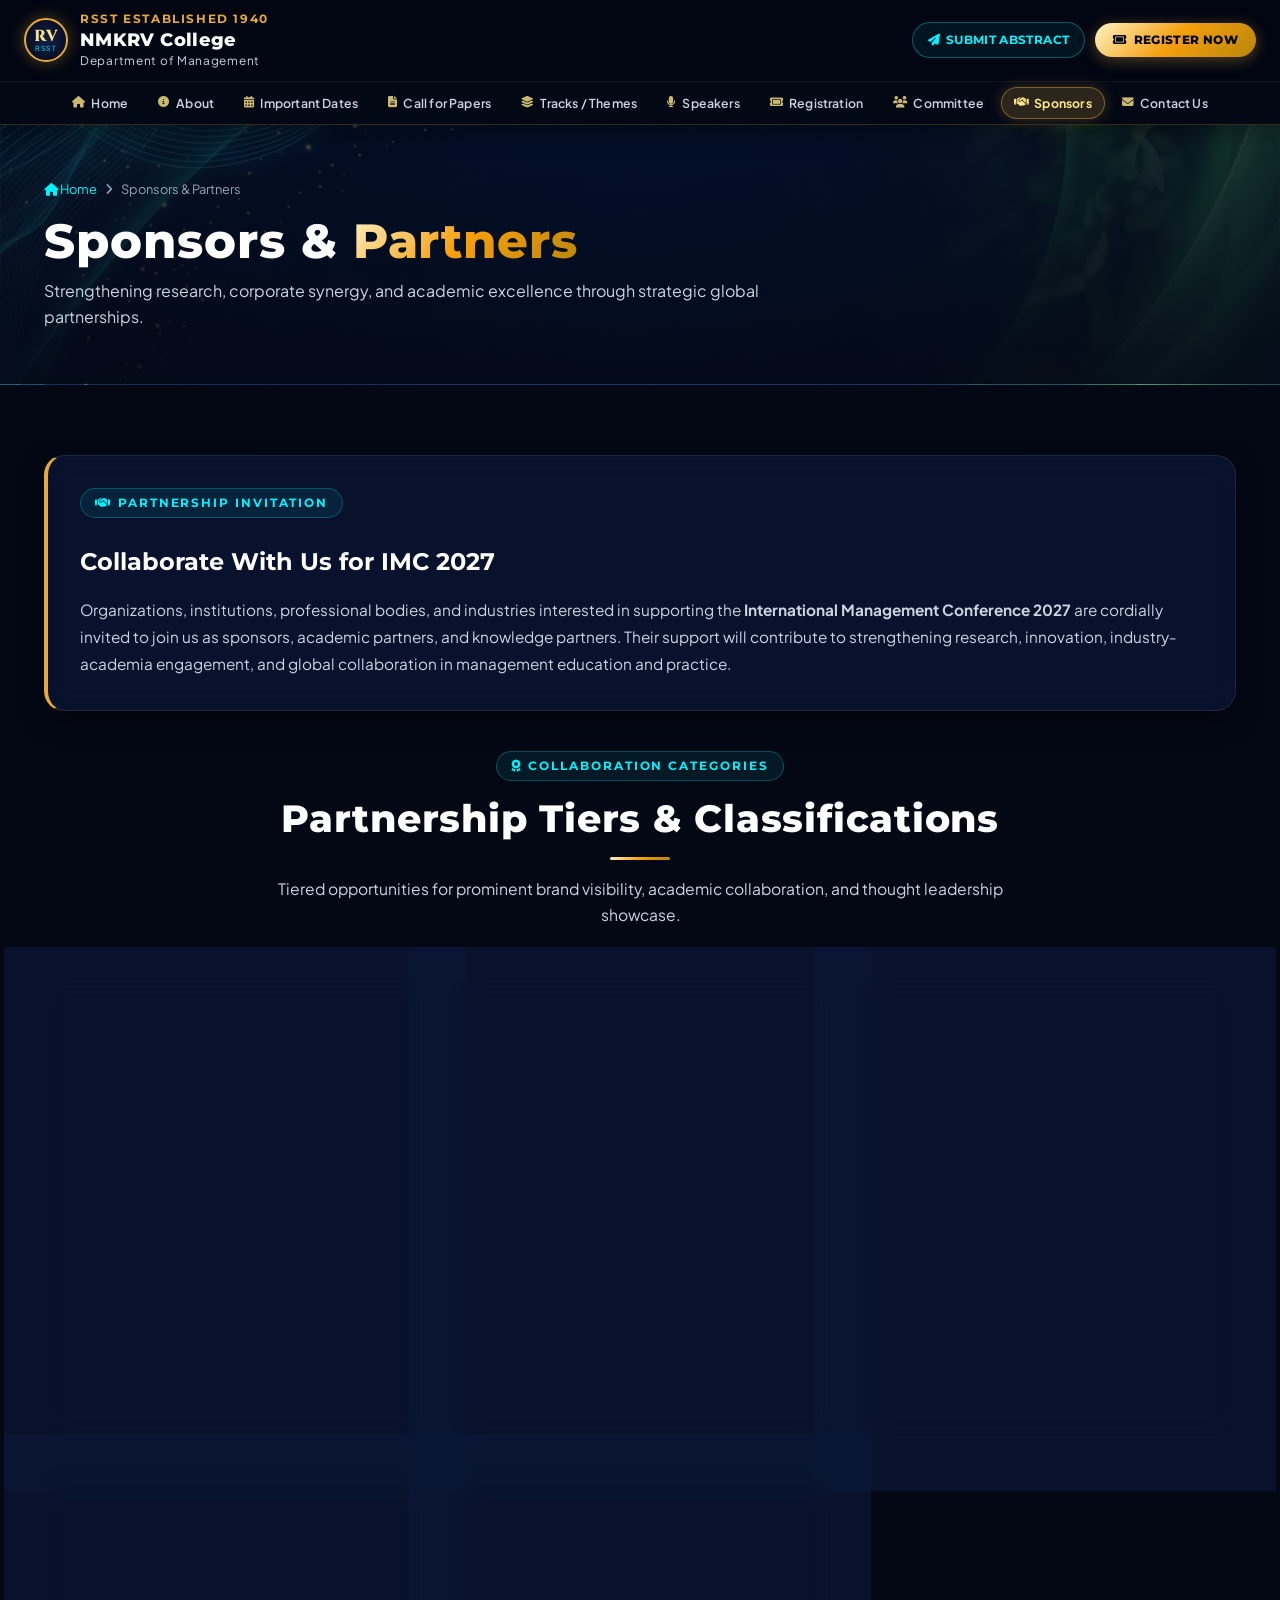
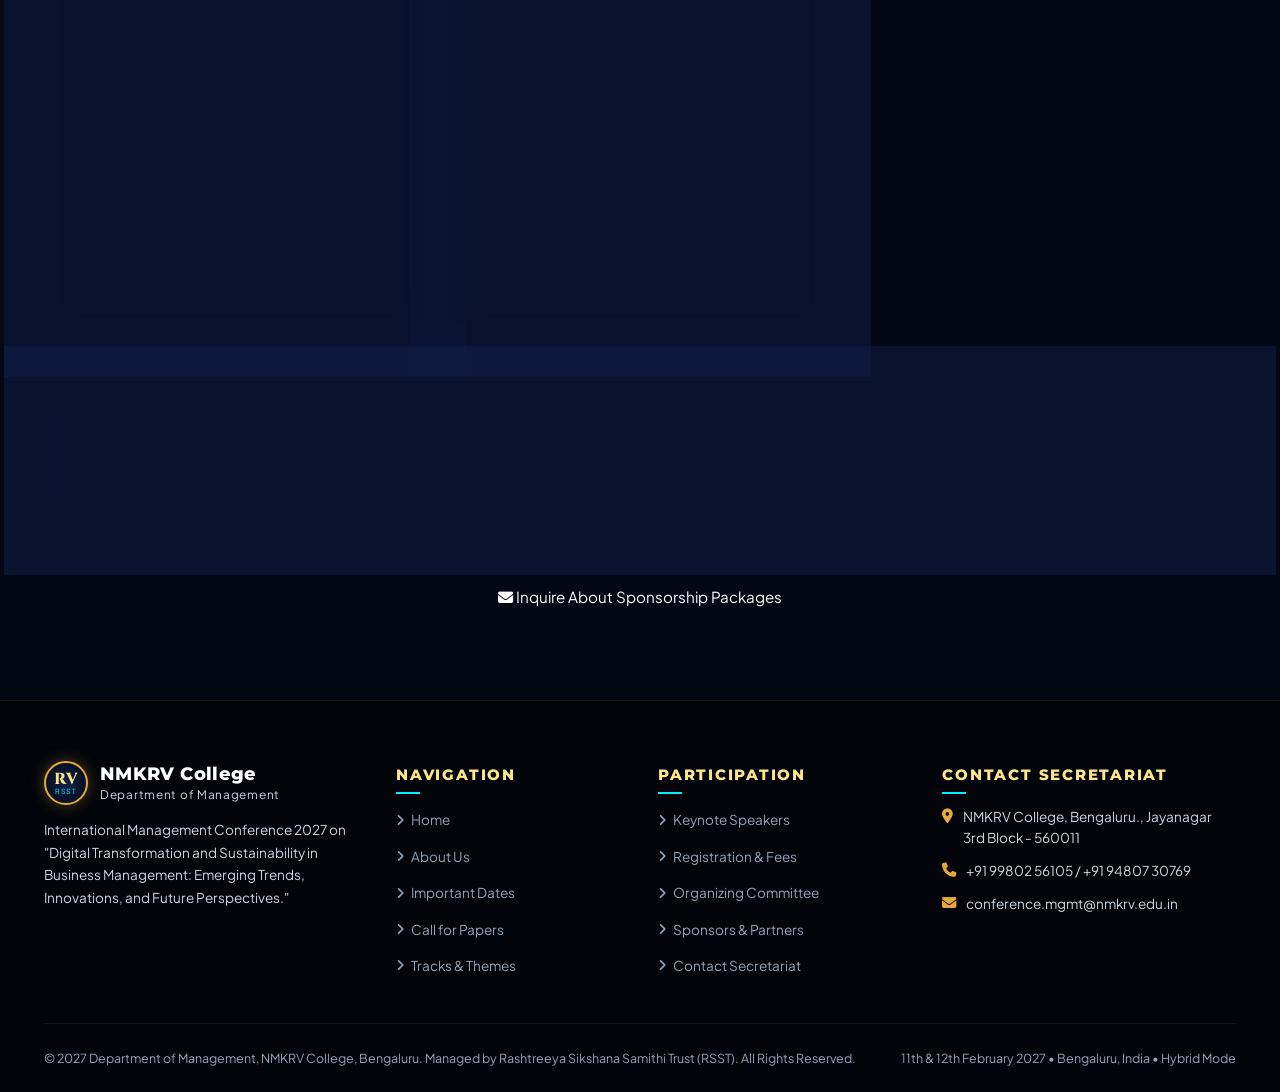
<file: sponsors.html>
<!DOCTYPE html>
<html lang="en">
<head>
  <meta charset="UTF-8">
  <meta name="viewport" content="width=device-width, initial-scale=1.0">
  <title>Sponsors & Partners | International Management Conference 2027 | NMKRV College</title>
  <meta name="description" content="Partnership and sponsorship opportunities for International Management Conference 2027. Official sponsors, academic, industry, knowledge and media partners.">
  
  <link rel="preconnect" href="https://fonts.googleapis.com">
  <link rel="preconnect" href="https://fonts.gstatic.com" crossorigin>
  <link href="https://fonts.googleapis.com/css2?family=Cinzel:wght@600;700;800;900&family=Montserrat:ital,wght@0,400;0,600;0,700;0,800;0,900;1,800;1,900&family=Plus+Jakarta+Sans:wght@300;400;500;600;700;800&display=swap" rel="stylesheet">
  
  <link rel="stylesheet" href="https://cdnjs.cloudflare.com/ajax/libs/font-awesome/6.5.1/css/all.min.css">
  <link rel="stylesheet" href="styles.css">
</head>
<body>

      <!-- Main Navigation Header (Row 1: Logo & Actions | Row 2: Navigation Menus) -->
  <header class="main-header" id="mainHeader">
    <!-- Row 1: Logo & Action CTAs -->
    <div class="header-top-row">
      <div class="container header-top-inner">
        <a href="index.html" class="brand-group" title="NMKRV College - Department of Management">
          <div class="brand-logo-crest">
            <span class="crest-rv">RV</span>
            <span class="crest-sub">RSST</span>
          </div>
          <div class="brand-text-group">
            <span class="brand-title-top">RSST Established 1940</span>
            <span class="brand-college-name">NMKRV College</span>
            <span class="brand-dept-name">Department of Management</span>
          </div>
        </a>

        <div class="header-top-actions">
          <div class="nav-actions">
            <a href="call-for-papers.html" class="btn-header-submit"><i class="fa-solid fa-paper-plane"></i> Submit Abstract</a>
            <a href="registration.html" class="btn-header-register"><i class="fa-solid fa-ticket"></i> Register Now</a>
          </div>
          <button class="nav-toggle-btn" id="navToggleBtn" aria-label="Toggle navigation">
            <i class="fa-solid fa-bars"></i>
          </button>
        </div>
      </div>
    </div>

    <!-- Row 2: Navigation Menus -->
    <div class="header-nav-row">
      <div class="container header-nav-inner">
        <nav class="nav-menu" id="navMenu">
          <div class="drawer-actions">
            <a href="call-for-papers.html" class="btn-drawer-submit"><i class="fa-solid fa-paper-plane"></i> Submit Abstract</a>
            <a href="registration.html" class="btn-drawer-register"><i class="fa-solid fa-ticket"></i> Register Now</a>
          </div>
          <ul class="nav-list">
            <li><a href="index.html" class="nav-link"><i class="fa-solid fa-house"></i> Home</a></li>
            <li><a href="about.html" class="nav-link"><i class="fa-solid fa-circle-info"></i> About</a></li>
            <li><a href="important-dates.html" class="nav-link"><i class="fa-solid fa-calendar-days"></i> Important Dates</a></li>
            <li><a href="call-for-papers.html" class="nav-link"><i class="fa-solid fa-file-lines"></i> Call for Papers</a></li>
            <li><a href="tracks.html" class="nav-link"><i class="fa-solid fa-layer-group"></i> Tracks / Themes</a></li>
            <li><a href="speakers.html" class="nav-link"><i class="fa-solid fa-microphone"></i> Speakers</a></li>
            <li><a href="registration.html" class="nav-link"><i class="fa-solid fa-ticket"></i> Registration</a></li>
            <li><a href="committee.html" class="nav-link"><i class="fa-solid fa-users"></i> Committee</a></li>
            <li><a href="sponsors.html" class="nav-link active"><i class="fa-solid fa-handshake"></i> Sponsors</a></li>
            <li><a href="contact.html" class="nav-link"><i class="fa-solid fa-envelope"></i> Contact Us</a></li>
          </ul>
        </nav>
      </div>
    </div>
  </header>

  <!-- SUBPAGE HEADER BANNER WITH BROCHURE ASSET -->
  <section class="subpage-banner">
    <div class="subpage-banner-overlay"></div>
    <div class="container subpage-banner-content">
      <div class="breadcrumb-nav">
        <a href="index.html"><i class="fa-solid fa-house"></i> Home</a>
        <i class="fa-solid fa-angle-right"></i>
        <span>Sponsors &amp; Partners</span>
      </div>
      <h1 class="subpage-title">Sponsors &amp; <span class="gold-accent">Partners</span></h1>
      <p class="subpage-desc">Strengthening research, corporate synergy, and academic excellence through strategic global partnerships.</p>
    </div>
  </section>

  <!-- SPONSORS CONTENT SECTION (SECTION 13 OF DOC) -->
  <section class="section-padding">
    <div class="container">
      
      <!-- Invitation Note -->
      <div class="glass-card" style="margin-bottom: 40px; border-left: 4px solid var(--gold-primary);">
        <span class="section-tag"><i class="fa-solid fa-handshake"></i> Partnership Invitation</span>
        <h2 style="font-family: var(--font-title); font-size: 1.5rem; color: #ffffff; margin: 10px 0 16px;">Collaborate With Us for IMC 2027</h2>
        <p style="font-size: 0.96rem; color: var(--text-secondary); line-height: 1.75;">
          Organizations, institutions, professional bodies, and industries interested in supporting the <strong>International Management Conference 2027</strong> are cordially invited to join us as sponsors, academic partners, and knowledge partners. Their support will contribute to strengthening research, innovation, industry-academia engagement, and global collaboration in management education and practice.
        </p>
      </div>

      <!-- Sponsor Tier Slots -->
      <div class="section-header">
        <span class="section-tag"><i class="fa-solid fa-award"></i> Collaboration Categories</span>
        <h2 class="section-title">Partnership Tiers &amp; Classifications</h2>
        <div class="section-title-line"></div>
        <p class="section-desc">Tiered opportunities for prominent brand visibility, academic collaboration, and thought leadership showcase.</p>
      </div>

      <div style="display: grid; grid-template-columns: repeat(auto-fit, minmax(320px, 1fr)); gap: 24px; margin-bottom: 50px;">
        
        <!-- Official Sponsor -->
        <div class="glass-card" style="border: 1px solid var(--border-gold-glow); display: flex; flex-direction: column; align-items: center; text-align: center; padding: 36px 24px;">
          <div style="width: 72px; height: 72px; border-radius: 50%; background: rgba(229, 169, 60, 0.12); border: 1.5px solid var(--gold-primary); display: flex; align-items: center; justify-content: center; color: var(--gold-light); font-size: 1.8rem; margin-bottom: 16px; box-shadow: 0 0 20px rgba(229, 169, 60, 0.25);">
            <i class="fa-solid fa-crown"></i>
          </div>
          <span style="font-family: var(--font-title); font-size: 0.76rem; font-weight: 700; color: var(--gold-primary); letter-spacing: 0.1em; text-transform: uppercase; margin-bottom: 6px;">Lead Category</span>
          <h3 style="font-family: var(--font-title); font-size: 1.25rem; color: #ffffff; margin-bottom: 12px;">Official Sponsor</h3>
          <div class="sponsor-logo-placeholder">
            <i class="fa-solid fa-gem" style="font-size: 1.6rem; color: var(--gold-primary);"></i>
            <span>Sponsor Logo Slot</span>
          </div>
          <span class="status-badge pending" style="margin-top: 12px;"><i class="fa-solid fa-clock"></i> [TO BE CONFIRMED]</span>
          <p style="font-size: 0.86rem; color: var(--text-secondary); margin-top: 14px; line-height: 1.55;">
            Premier branding across all conference banners, digital portals, delegate kits, official proceedings, and inaugural backdrop.
          </p>
        </div>

        <!-- Academic Partner -->
        <div class="glass-card" style="border: 1px solid var(--border-emerald-glow); display: flex; flex-direction: column; align-items: center; text-align: center; padding: 36px 24px;">
          <div style="width: 72px; height: 72px; border-radius: 50%; background: rgba(16, 185, 129, 0.12); border: 1.5px solid var(--emerald-primary); display: flex; align-items: center; justify-content: center; color: var(--emerald-light); font-size: 1.8rem; margin-bottom: 16px; box-shadow: 0 0 20px rgba(16, 185, 129, 0.25);">
            <i class="fa-solid fa-graduation-cap"></i>
          </div>
          <span style="font-family: var(--font-title); font-size: 0.76rem; font-weight: 700; color: var(--emerald-primary); letter-spacing: 0.1em; text-transform: uppercase; margin-bottom: 6px;">Academic Alliances</span>
          <h3 style="font-family: var(--font-title); font-size: 1.25rem; color: #ffffff; margin-bottom: 12px;">Academic Partner</h3>
          <div class="sponsor-logo-placeholder">
            <i class="fa-solid fa-building-columns" style="font-size: 1.6rem; color: var(--emerald-primary);"></i>
            <span>Partner Logo Slot</span>
          </div>
          <span class="status-badge pending" style="margin-top: 12px;"><i class="fa-solid fa-clock"></i> [TO BE CONFIRMED]</span>
          <p style="font-size: 0.86rem; color: var(--text-secondary); margin-top: 14px; line-height: 1.55;">
            Collaborating universities, business schools, and accredited institutions participating in joint academic sessions.
          </p>
        </div>

        <!-- Industry Partner -->
        <div class="glass-card" style="border: 1px solid var(--border-cyan-glow); display: flex; flex-direction: column; align-items: center; text-align: center; padding: 36px 24px;">
          <div style="width: 72px; height: 72px; border-radius: 50%; background: rgba(0, 242, 254, 0.12); border: 1.5px solid var(--cyan-primary); display: flex; align-items: center; justify-content: center; color: var(--cyan-primary); font-size: 1.8rem; margin-bottom: 16px; box-shadow: 0 0 20px rgba(0, 242, 254, 0.25);">
            <i class="fa-solid fa-industry"></i>
          </div>
          <span style="font-family: var(--font-title); font-size: 0.76rem; font-weight: 700; color: var(--cyan-primary); letter-spacing: 0.1em; text-transform: uppercase; margin-bottom: 6px;">Corporate Synergy</span>
          <h3 style="font-family: var(--font-title); font-size: 1.25rem; color: #ffffff; margin-bottom: 12px;">Industry Partner</h3>
          <div class="sponsor-logo-placeholder">
            <i class="fa-solid fa-city" style="font-size: 1.6rem; color: var(--cyan-primary);"></i>
            <span>Partner Logo Slot</span>
          </div>
          <span class="status-badge pending" style="margin-top: 12px;"><i class="fa-solid fa-clock"></i> [TO BE CONFIRMED]</span>
          <p style="font-size: 0.86rem; color: var(--text-secondary); margin-top: 14px; line-height: 1.55;">
            Enterprises and technology leaders driving innovation, digital transformation, and sustainable management practices.
          </p>
        </div>

        <!-- Knowledge Partner -->
        <div class="glass-card" style="border: 1px solid var(--border-glass); display: flex; flex-direction: column; align-items: center; text-align: center; padding: 36px 24px;">
          <div style="width: 72px; height: 72px; border-radius: 50%; background: rgba(255, 255, 255, 0.05); border: 1.5px solid var(--border-glass); display: flex; align-items: center; justify-content: center; color: var(--gold-light); font-size: 1.8rem; margin-bottom: 16px;">
            <i class="fa-solid fa-book-open-reader"></i>
          </div>
          <span style="font-family: var(--font-title); font-size: 0.76rem; font-weight: 700; color: var(--gold-light); letter-spacing: 0.1em; text-transform: uppercase; margin-bottom: 6px;">Intellectual Capital</span>
          <h3 style="font-family: var(--font-title); font-size: 1.25rem; color: #ffffff; margin-bottom: 12px;">Knowledge Partner</h3>
          <div class="sponsor-logo-placeholder">
            <i class="fa-solid fa-brain" style="font-size: 1.6rem; color: var(--gold-light);"></i>
            <span>Partner Logo Slot</span>
          </div>
          <span class="status-badge pending" style="margin-top: 12px;"><i class="fa-solid fa-clock"></i> [TO BE CONFIRMED]</span>
          <p style="font-size: 0.86rem; color: var(--text-secondary); margin-top: 14px; line-height: 1.55;">
            Research councils, policy think-tanks, publishing bodies, and ESG foundations fostering research rigor.
          </p>
        </div>

        <!-- Media Partner -->
        <div class="glass-card" style="border: 1px solid var(--border-glass); display: flex; flex-direction: column; align-items: center; text-align: center; padding: 36px 24px;">
          <div style="width: 72px; height: 72px; border-radius: 50%; background: rgba(255, 255, 255, 0.05); border: 1.5px solid var(--border-glass); display: flex; align-items: center; justify-content: center; color: var(--cyan-primary); font-size: 1.8rem; margin-bottom: 16px;">
            <i class="fa-solid fa-bullhorn"></i>
          </div>
          <span style="font-family: var(--font-title); font-size: 0.76rem; font-weight: 700; color: var(--cyan-primary); letter-spacing: 0.1em; text-transform: uppercase; margin-bottom: 6px;">Global Outreach</span>
          <h3 style="font-family: var(--font-title); font-size: 1.25rem; color: #ffffff; margin-bottom: 12px;">Media Partner</h3>
          <div class="sponsor-logo-placeholder">
            <i class="fa-solid fa-newspaper" style="font-size: 1.6rem; color: var(--cyan-primary);"></i>
            <span>Partner Logo Slot</span>
          </div>
          <span class="status-badge pending" style="margin-top: 12px;"><i class="fa-solid fa-clock"></i> [TO BE CONFIRMED]</span>
          <p style="font-size: 0.86rem; color: var(--text-secondary); margin-top: 14px; line-height: 1.55;">
            Academic publications, national media outlets, and digital networks expanding conference visibility worldwide.
          </p>
        </div>

      </div>

      <!-- Institutional Compliance Callout (Section 13) -->
      <div class="glass-card" style="background: rgba(16, 33, 74, 0.5); border: 1px dashed var(--gold-primary); margin-bottom: 40px; display: flex; align-items: flex-start; gap: 18px;">
        <div style="color: var(--gold-light); font-size: 1.6rem; flex-shrink: 0; margin-top: 2px;">
          <i class="fa-solid fa-circle-exclamation"></i>
        </div>
        <div>
          <h4 style="font-family: var(--font-title); font-size: 1.05rem; color: #ffffff; margin-bottom: 6px;">Institutional Compliance &amp; Logo Policy</h4>
          <p style="font-size: 0.9rem; color: var(--text-secondary); line-height: 1.65; margin: 0;">
            Official partner and sponsor logos will be published on the conference portal only after formal written agreement and departmental approval from the NMKRV Organizing Committee.
          </p>
        </div>
      </div>

      <!-- Sponsorship Inquiry CTA -->
      <div style="text-align: center; padding: 20px 0;">
        <a href="contact.html" class="btn-primary" style="padding: 14px 36px; font-size: 0.95rem;">
          <i class="fa-solid fa-envelope"></i> Inquire About Sponsorship Packages
        </a>
      </div>

    </div>
  </section>

  <!-- MASTER FOOTER -->
  <footer class="site-footer">
    <div class="container">
      <div class="footer-grid">
        <div>
          <div class="brand-group" style="margin-bottom: 14px;">
            <div class="brand-logo-crest">
              <span class="crest-rv">RV</span>
              <span class="crest-sub">RSST</span>
            </div>
            <div class="brand-text-group">
              <span class="brand-college-name">NMKRV College</span>
              <span class="brand-dept-name">Department of Management</span>
            </div>
          </div>
          <p class="footer-desc">International Management Conference 2027 on "Digital Transformation and Sustainability in Business Management: Emerging Trends, Innovations, and Future Perspectives."</p>
        </div>

        <div>
          <h4 class="footer-col-title">Navigation</h4>
          <ul class="footer-links-list">
            <li><a href="index.html"><i class="fa-solid fa-angle-right"></i> Home</a></li>
            <li><a href="about.html"><i class="fa-solid fa-angle-right"></i> About Us</a></li>
            <li><a href="important-dates.html"><i class="fa-solid fa-angle-right"></i> Important Dates</a></li>
            <li><a href="call-for-papers.html"><i class="fa-solid fa-angle-right"></i> Call for Papers</a></li>
            <li><a href="tracks.html"><i class="fa-solid fa-angle-right"></i> Tracks &amp; Themes</a></li>
          </ul>
        </div>

        <div>
          <h4 class="footer-col-title">Participation</h4>
          <ul class="footer-links-list">
            <li><a href="speakers.html"><i class="fa-solid fa-angle-right"></i> Keynote Speakers</a></li>
            <li><a href="registration.html"><i class="fa-solid fa-angle-right"></i> Registration &amp; Fees</a></li>
            <li><a href="committee.html"><i class="fa-solid fa-angle-right"></i> Organizing Committee</a></li>
            <li><a href="sponsors.html"><i class="fa-solid fa-angle-right"></i> Sponsors &amp; Partners</a></li>
            <li><a href="contact.html"><i class="fa-solid fa-angle-right"></i> Contact Secretariat</a></li>
          </ul>
        </div>

        <div>
          <h4 class="footer-col-title">Contact Secretariat</h4>
          <div class="footer-contact-item">
            <i class="fa-solid fa-location-dot"></i>
            <span>NMKRV College, Bengaluru., Jayanagar 3rd Block - 560011</span>
          </div>
          <div class="footer-contact-item">
            <i class="fa-solid fa-phone"></i>
            <span>+91 99802 56105 / +91 94807 30769</span>
          </div>
          <div class="footer-contact-item">
            <i class="fa-solid fa-envelope"></i>
            <span>conference.mgmt@nmkrv.edu.in</span>
          </div>
        </div>
      </div>

      <div class="footer-bottom-bar">
        <div>
          &copy; 2027 Department of Management, NMKRV College, Bengaluru. Managed by Rashtreeya Sikshana Samithi Trust (RSST). All Rights Reserved.
        </div>
        <div>
          11th &amp; 12th February 2027 • Bengaluru, India • Hybrid Mode
        </div>
      </div>
    </div>
  </footer>

  <script src="script.js"></script>
</body>
</html>
</file>
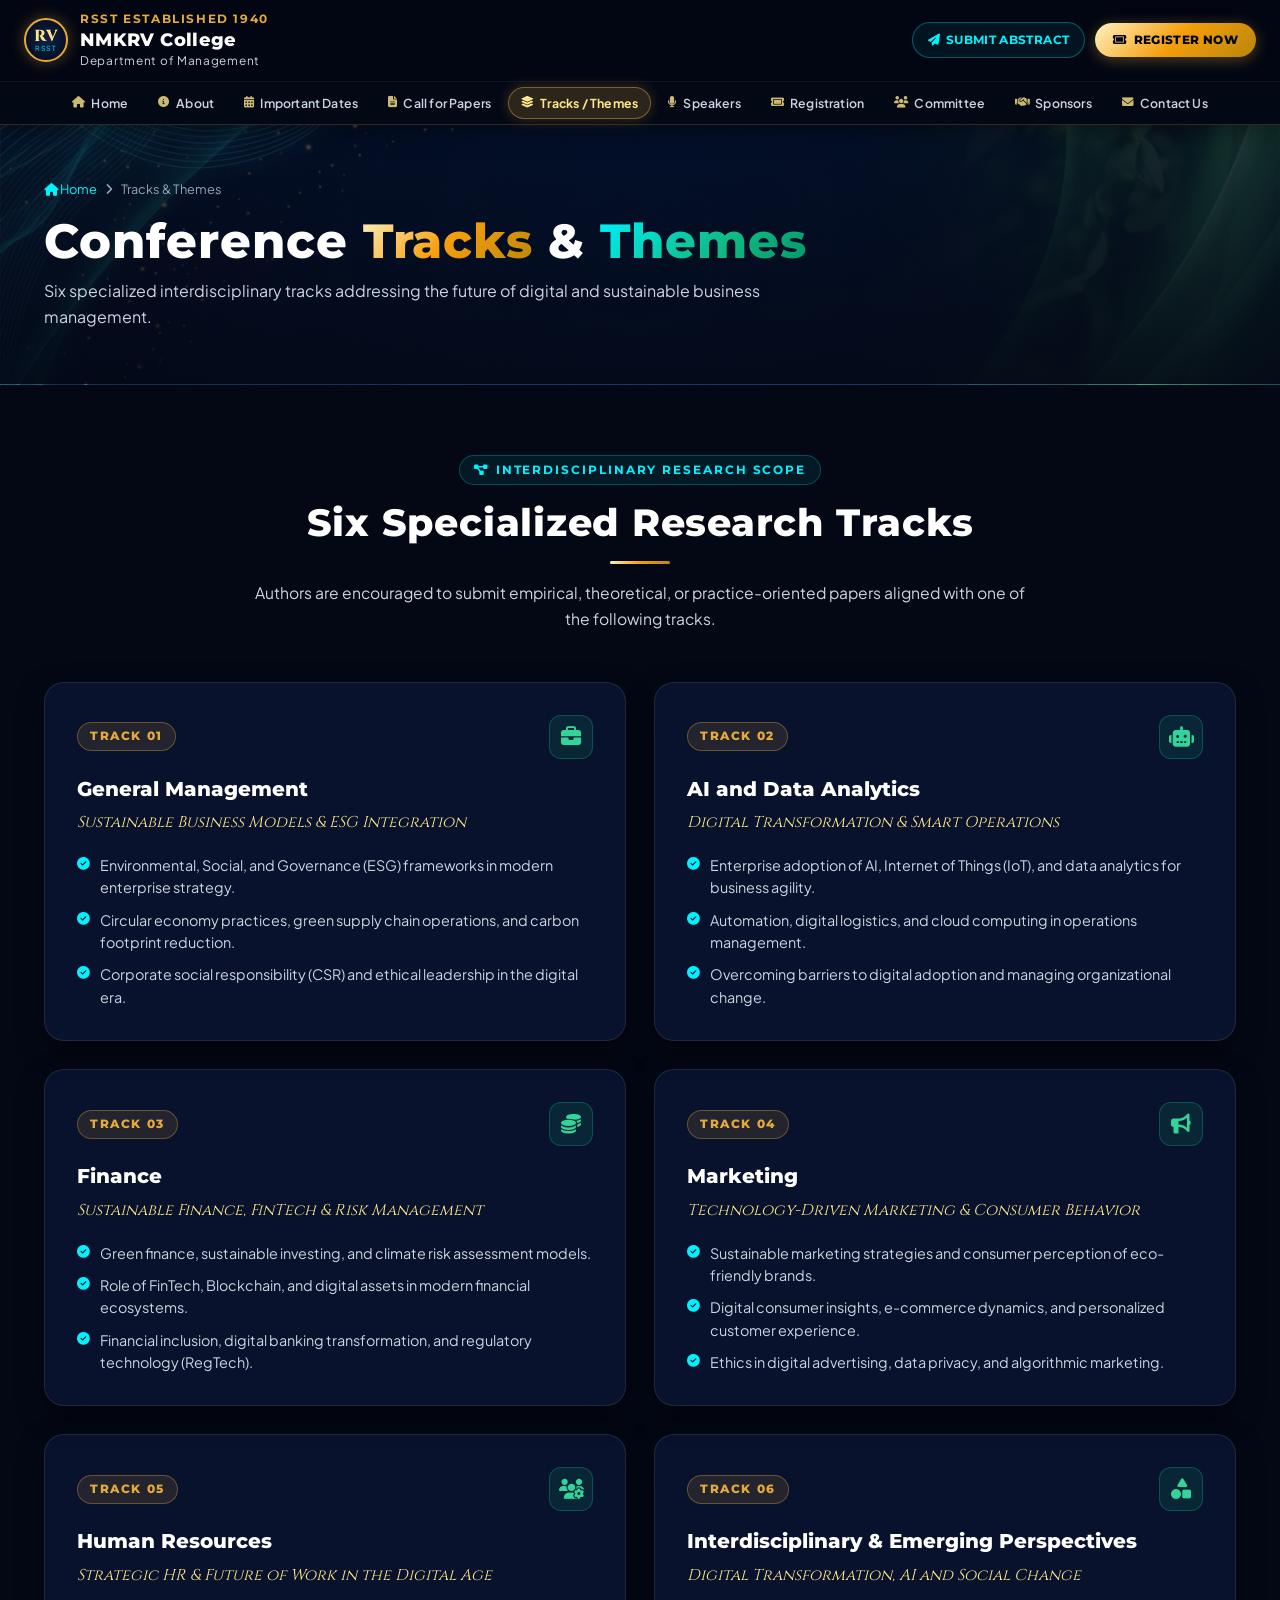
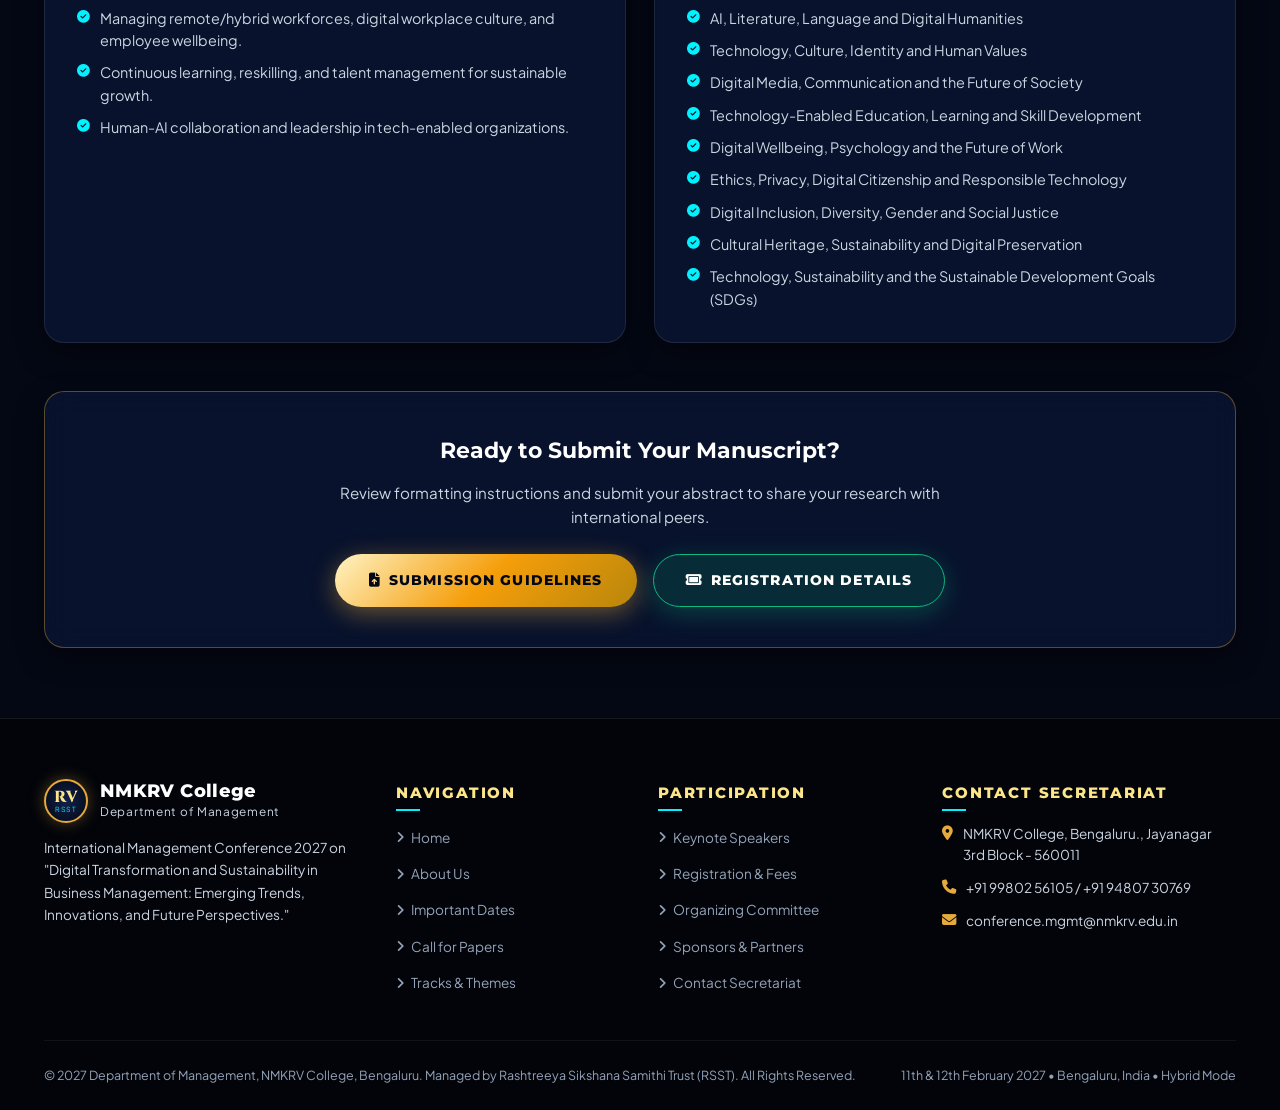
<file: tracks.html>
<!DOCTYPE html>
<html lang="en">
<head>
  <meta charset="UTF-8">
  <meta name="viewport" content="width=device-width, initial-scale=1.0">
  <title>Conference Tracks & Themes | International Management Conference 2027 | NMKRV College</title>
  <meta name="description" content="Explore the 6 specialized conference tracks and sub-themes for the International Management Conference 2027 on Digital Transformation and Sustainability in Business Management.">
  
  <link rel="preconnect" href="https://fonts.googleapis.com">
  <link rel="preconnect" href="https://fonts.gstatic.com" crossorigin>
  <link href="https://fonts.googleapis.com/css2?family=Cinzel:wght@600;700;800;900&family=Montserrat:ital,wght@0,400;0,600;0,700;0,800;0,900;1,800;1,900&family=Plus+Jakarta+Sans:wght@300;400;500;600;700;800&display=swap" rel="stylesheet">
  
  <link rel="stylesheet" href="https://cdnjs.cloudflare.com/ajax/libs/font-awesome/6.5.1/css/all.min.css">
  <link rel="stylesheet" href="styles.css">
</head>
<body>

      <!-- Main Navigation Header (Row 1: Logo & Actions | Row 2: Navigation Menus) -->
  <header class="main-header" id="mainHeader">
    <!-- Row 1: Logo & Action CTAs -->
    <div class="header-top-row">
      <div class="container header-top-inner">
        <a href="index.html" class="brand-group" title="NMKRV College - Department of Management">
          <div class="brand-logo-crest">
            <span class="crest-rv">RV</span>
            <span class="crest-sub">RSST</span>
          </div>
          <div class="brand-text-group">
            <span class="brand-title-top">RSST Established 1940</span>
            <span class="brand-college-name">NMKRV College</span>
            <span class="brand-dept-name">Department of Management</span>
          </div>
        </a>

        <div class="header-top-actions">
          <div class="nav-actions">
            <a href="call-for-papers.html" class="btn-header-submit"><i class="fa-solid fa-paper-plane"></i> Submit Abstract</a>
            <a href="registration.html" class="btn-header-register"><i class="fa-solid fa-ticket"></i> Register Now</a>
          </div>
          <button class="nav-toggle-btn" id="navToggleBtn" aria-label="Toggle navigation">
            <i class="fa-solid fa-bars"></i>
          </button>
        </div>
      </div>
    </div>

    <!-- Row 2: Navigation Menus -->
    <div class="header-nav-row">
      <div class="container header-nav-inner">
        <nav class="nav-menu" id="navMenu">
          <div class="drawer-actions">
            <a href="call-for-papers.html" class="btn-drawer-submit"><i class="fa-solid fa-paper-plane"></i> Submit Abstract</a>
            <a href="registration.html" class="btn-drawer-register"><i class="fa-solid fa-ticket"></i> Register Now</a>
          </div>
          <ul class="nav-list">
            <li><a href="index.html" class="nav-link"><i class="fa-solid fa-house"></i> Home</a></li>
            <li><a href="about.html" class="nav-link"><i class="fa-solid fa-circle-info"></i> About</a></li>
            <li><a href="important-dates.html" class="nav-link"><i class="fa-solid fa-calendar-days"></i> Important Dates</a></li>
            <li><a href="call-for-papers.html" class="nav-link"><i class="fa-solid fa-file-lines"></i> Call for Papers</a></li>
            <li><a href="tracks.html" class="nav-link active"><i class="fa-solid fa-layer-group"></i> Tracks / Themes</a></li>
            <li><a href="speakers.html" class="nav-link"><i class="fa-solid fa-microphone"></i> Speakers</a></li>
            <li><a href="registration.html" class="nav-link"><i class="fa-solid fa-ticket"></i> Registration</a></li>
            <li><a href="committee.html" class="nav-link"><i class="fa-solid fa-users"></i> Committee</a></li>
            <li><a href="sponsors.html" class="nav-link"><i class="fa-solid fa-handshake"></i> Sponsors</a></li>
            <li><a href="contact.html" class="nav-link"><i class="fa-solid fa-envelope"></i> Contact Us</a></li>
          </ul>
        </nav>
      </div>
    </div>
  </header>

  <!-- SUBPAGE HEADER BANNER WITH BROCHURE ASSET -->
  <section class="subpage-banner">
    <div class="subpage-banner-overlay"></div>
    <div class="container subpage-banner-content">
      <div class="breadcrumb-nav">
        <a href="index.html"><i class="fa-solid fa-house"></i> Home</a>
        <i class="fa-solid fa-angle-right"></i>
        <span>Tracks &amp; Themes</span>
      </div>
      <h1 class="subpage-title">Conference <span class="gold-accent">Tracks</span> &amp; <span class="emerald-accent">Themes</span></h1>
      <p class="subpage-desc">Six specialized interdisciplinary tracks addressing the future of digital and sustainable business management.</p>
    </div>
  </section>

  <!-- CONFERENCE TRACKS (SECTION 9 OF DOC) -->
  <section class="section-padding">
    <div class="container">
      <div class="section-header">
        <span class="section-tag"><i class="fa-solid fa-diagram-project"></i> Interdisciplinary Research Scope</span>
        <h2 class="section-title">Six Specialized Research Tracks</h2>
        <div class="section-title-line"></div>
        <p class="section-desc">Authors are encouraged to submit empirical, theoretical, or practice-oriented papers aligned with one of the following tracks.</p>
      </div>

      <div class="tracks-grid">
        <!-- TRACK 1 -->
        <div class="track-card">
          <div class="track-header">
            <span class="track-badge">Track 01</span>
            <div class="track-icon-box">
              <i class="fa-solid fa-briefcase"></i>
            </div>
          </div>
          <h3 class="track-title">General Management</h3>
          <div class="track-subtheme">Sustainable Business Models &amp; ESG Integration</div>
          <ul class="track-topics-list">
            <li>
              <i class="fa-solid fa-circle-check"></i>
              <span>Environmental, Social, and Governance (ESG) frameworks in modern enterprise strategy.</span>
            </li>
            <li>
              <i class="fa-solid fa-circle-check"></i>
              <span>Circular economy practices, green supply chain operations, and carbon footprint reduction.</span>
            </li>
            <li>
              <i class="fa-solid fa-circle-check"></i>
              <span>Corporate social responsibility (CSR) and ethical leadership in the digital era.</span>
            </li>
          </ul>
        </div>

        <!-- TRACK 2 -->
        <div class="track-card">
          <div class="track-header">
            <span class="track-badge">Track 02</span>
            <div class="track-icon-box">
              <i class="fa-solid fa-robot"></i>
            </div>
          </div>
          <h3 class="track-title">AI and Data Analytics</h3>
          <div class="track-subtheme">Digital Transformation &amp; Smart Operations</div>
          <ul class="track-topics-list">
            <li>
              <i class="fa-solid fa-circle-check"></i>
              <span>Enterprise adoption of AI, Internet of Things (IoT), and data analytics for business agility.</span>
            </li>
            <li>
              <i class="fa-solid fa-circle-check"></i>
              <span>Automation, digital logistics, and cloud computing in operations management.</span>
            </li>
            <li>
              <i class="fa-solid fa-circle-check"></i>
              <span>Overcoming barriers to digital adoption and managing organizational change.</span>
            </li>
          </ul>
        </div>

        <!-- TRACK 3 -->
        <div class="track-card">
          <div class="track-header">
            <span class="track-badge">Track 03</span>
            <div class="track-icon-box">
              <i class="fa-solid fa-coins"></i>
            </div>
          </div>
          <h3 class="track-title">Finance</h3>
          <div class="track-subtheme">Sustainable Finance, FinTech &amp; Risk Management</div>
          <ul class="track-topics-list">
            <li>
              <i class="fa-solid fa-circle-check"></i>
              <span>Green finance, sustainable investing, and climate risk assessment models.</span>
            </li>
            <li>
              <i class="fa-solid fa-circle-check"></i>
              <span>Role of FinTech, Blockchain, and digital assets in modern financial ecosystems.</span>
            </li>
            <li>
              <i class="fa-solid fa-circle-check"></i>
              <span>Financial inclusion, digital banking transformation, and regulatory technology (RegTech).</span>
            </li>
          </ul>
        </div>

        <!-- TRACK 4 -->
        <div class="track-card">
          <div class="track-header">
            <span class="track-badge">Track 04</span>
            <div class="track-icon-box">
              <i class="fa-solid fa-bullhorn"></i>
            </div>
          </div>
          <h3 class="track-title">Marketing</h3>
          <div class="track-subtheme">Technology-Driven Marketing &amp; Consumer Behavior</div>
          <ul class="track-topics-list">
            <li>
              <i class="fa-solid fa-circle-check"></i>
              <span>Sustainable marketing strategies and consumer perception of eco-friendly brands.</span>
            </li>
            <li>
              <i class="fa-solid fa-circle-check"></i>
              <span>Digital consumer insights, e-commerce dynamics, and personalized customer experience.</span>
            </li>
            <li>
              <i class="fa-solid fa-circle-check"></i>
              <span>Ethics in digital advertising, data privacy, and algorithmic marketing.</span>
            </li>
          </ul>
        </div>

        <!-- TRACK 5 -->
        <div class="track-card">
          <div class="track-header">
            <span class="track-badge">Track 05</span>
            <div class="track-icon-box">
              <i class="fa-solid fa-users-gear"></i>
            </div>
          </div>
          <h3 class="track-title">Human Resources</h3>
          <div class="track-subtheme">Strategic HR &amp; Future of Work in the Digital Age</div>
          <ul class="track-topics-list">
            <li>
              <i class="fa-solid fa-circle-check"></i>
              <span>Managing remote/hybrid workforces, digital workplace culture, and employee wellbeing.</span>
            </li>
            <li>
              <i class="fa-solid fa-circle-check"></i>
              <span>Continuous learning, reskilling, and talent management for sustainable growth.</span>
            </li>
            <li>
              <i class="fa-solid fa-circle-check"></i>
              <span>Human-AI collaboration and leadership in tech-enabled organizations.</span>
            </li>
          </ul>
        </div>

        <!-- TRACK 6 -->
        <div class="track-card">
          <div class="track-header">
            <span class="track-badge">Track 06</span>
            <div class="track-icon-box">
              <i class="fa-solid fa-shapes"></i>
            </div>
          </div>
          <h3 class="track-title">Interdisciplinary &amp; Emerging Perspectives</h3>
          <div class="track-subtheme">Digital Transformation, AI and Social Change</div>
          <ul class="track-topics-list">
            <li>
              <i class="fa-solid fa-circle-check"></i>
              <span>AI, Literature, Language and Digital Humanities</span>
            </li>
            <li>
              <i class="fa-solid fa-circle-check"></i>
              <span>Technology, Culture, Identity and Human Values</span>
            </li>
            <li>
              <i class="fa-solid fa-circle-check"></i>
              <span>Digital Media, Communication and the Future of Society</span>
            </li>
            <li>
              <i class="fa-solid fa-circle-check"></i>
              <span>Technology-Enabled Education, Learning and Skill Development</span>
            </li>
            <li>
              <i class="fa-solid fa-circle-check"></i>
              <span>Digital Wellbeing, Psychology and the Future of Work</span>
            </li>
            <li>
              <i class="fa-solid fa-circle-check"></i>
              <span>Ethics, Privacy, Digital Citizenship and Responsible Technology</span>
            </li>
            <li>
              <i class="fa-solid fa-circle-check"></i>
              <span>Digital Inclusion, Diversity, Gender and Social Justice</span>
            </li>
            <li>
              <i class="fa-solid fa-circle-check"></i>
              <span>Cultural Heritage, Sustainability and Digital Preservation</span>
            </li>
            <li>
              <i class="fa-solid fa-circle-check"></i>
              <span>Technology, Sustainability and the Sustainable Development Goals (SDGs)</span>
            </li>
          </ul>
        </div>
      </div>

      <!-- BOTTOM CALL TO ACTION -->
      <div class="glass-card" style="margin-top: 48px; text-align: center; border-color: var(--border-gold-glow); padding: 40px;">
        <h3 style="font-family: var(--font-title); font-size: 1.4rem; color: #ffffff; margin-bottom: 12px;">Ready to Submit Your Manuscript?</h3>
        <p style="font-size: 0.95rem; color: var(--text-secondary); max-width: 650px; margin: 0 auto 24px; line-height: 1.6;">Review formatting instructions and submit your abstract to share your research with international peers.</p>
        <div style="display: flex; gap: 16px; justify-content: center; flex-wrap: wrap;">
          <a href="call-for-papers.html" class="btn-hero-primary"><i class="fa-solid fa-file-arrow-up"></i> Submission Guidelines</a>
          <a href="registration.html" class="btn-hero-secondary"><i class="fa-solid fa-ticket"></i> Registration Details</a>
        </div>
      </div>

    </div>
  </section>

  <!-- MASTER FOOTER -->
  <footer class="site-footer">
    <div class="container">
      <div class="footer-grid">
        <div>
          <div class="brand-group" style="margin-bottom: 14px;">
            <div class="brand-logo-crest">
              <span class="crest-rv">RV</span>
              <span class="crest-sub">RSST</span>
            </div>
            <div class="brand-text-group">
              <span class="brand-college-name">NMKRV College</span>
              <span class="brand-dept-name">Department of Management</span>
            </div>
          </div>
          <p class="footer-desc">International Management Conference 2027 on "Digital Transformation and Sustainability in Business Management: Emerging Trends, Innovations, and Future Perspectives."</p>
        </div>

        <div>
          <h4 class="footer-col-title">Navigation</h4>
          <ul class="footer-links-list">
            <li><a href="index.html"><i class="fa-solid fa-angle-right"></i> Home</a></li>
            <li><a href="about.html"><i class="fa-solid fa-angle-right"></i> About Us</a></li>
            <li><a href="important-dates.html"><i class="fa-solid fa-angle-right"></i> Important Dates</a></li>
            <li><a href="call-for-papers.html"><i class="fa-solid fa-angle-right"></i> Call for Papers</a></li>
            <li><a href="tracks.html"><i class="fa-solid fa-angle-right"></i> Tracks & Themes</a></li>
          </ul>
        </div>

        <div>
          <h4 class="footer-col-title">Participation</h4>
          <ul class="footer-links-list">
            <li><a href="speakers.html"><i class="fa-solid fa-angle-right"></i> Keynote Speakers</a></li>
            <li><a href="registration.html"><i class="fa-solid fa-angle-right"></i> Registration & Fees</a></li>
            <li><a href="committee.html"><i class="fa-solid fa-angle-right"></i> Organizing Committee</a></li>
            <li><a href="sponsors.html"><i class="fa-solid fa-angle-right"></i> Sponsors & Partners</a></li>
            <li><a href="contact.html"><i class="fa-solid fa-angle-right"></i> Contact Secretariat</a></li>
          </ul>
        </div>

        <div>
          <h4 class="footer-col-title">Contact Secretariat</h4>
          <div class="footer-contact-item">
            <i class="fa-solid fa-location-dot"></i>
            <span>NMKRV College, Bengaluru., Jayanagar 3rd Block - 560011</span>
          </div>
          <div class="footer-contact-item">
            <i class="fa-solid fa-phone"></i>
            <span>+91 99802 56105 / +91 94807 30769</span>
          </div>
          <div class="footer-contact-item">
            <i class="fa-solid fa-envelope"></i>
            <span>conference.mgmt@nmkrv.edu.in</span>
          </div>
        </div>
      </div>

      <div class="footer-bottom-bar">
        <div>
          &copy; 2027 Department of Management, NMKRV College, Bengaluru. Managed by Rashtreeya Sikshana Samithi Trust (RSST). All Rights Reserved.
        </div>
        <div>
          11th &amp; 12th February 2027 • Bengaluru, India • Hybrid Mode
        </div>
      </div>
    </div>
  </footer>

  <script src="script.js"></script>
</body>
</html>
</file>
<file: styles.css>
/* ==========================================================================
   International Management Conference 2027 — Master Design System
   Based 100% on Official Conference Brochure Theme (Image_20260925_163106_712.png)
   Host: Department of Management, NMKRV College, Bengaluru. (RSST), Bengaluru
   ========================================================================== */

/* ─── 1. DESIGN TOKENS & BROCHURE PALETTE ─── */
:root {
  /* Cosmic Midnight Navy Backgrounds */
  --bg-primary: #040814;
  --bg-secondary: #071024;
  --bg-surface: #0b1736;
  --bg-surface-elevated: #10214a;
  --bg-glass: rgba(7, 16, 36, 0.85);
  --bg-glass-card: rgba(11, 23, 54, 0.72);
  --bg-glass-light: rgba(255, 255, 255, 0.04);
  --bg-glass-hover: rgba(0, 242, 254, 0.08);

  /* Brochure Radiant Gold Palette (from "DEPARTMENT OF MANAGEMENT" & Arcs) */
  --gold-primary: #e5a93c;
  --gold-light: #fde68a;
  --gold-bright: #fbbf24;
  --gold-dark: #b8860b;
  --gold-gradient: linear-gradient(135deg, #fff3c4 0%, #f59e0b 50%, #b8860b 100%);
  --gold-text-gradient: linear-gradient(180deg, #ffeaa7 0%, #e5a93c 55%, #c2861e 100%);

  /* Cyber Cyan / Electric Teal (from Data Highway, Light Beams, & Connectors) */
  --cyan-primary: #00f2fe;
  --cyan-teal: #00c9a7;
  --cyan-glow: rgba(0, 242, 254, 0.35);
  --teal-glow: rgba(0, 201, 167, 0.3);

  /* Sustainability Emerald Leaf Green (from "SUSTAINABILITY" & Eco Canopy) */
  --emerald-primary: #10b981;
  --emerald-light: #34d399;
  --emerald-dark: #059669;
  --sustainability-gradient: linear-gradient(135deg, #00f2fe 0%, #10b981 60%, #059669 100%);
  --sustainability-glow: rgba(16, 185, 129, 0.35);

  /* Typography Colors */
  --text-primary: #ffffff;
  --text-secondary: #cbd5e1;
  --text-muted: #94a3b8;
  --text-dim: #64748b;

  /* Glassmorphism Borders */
  --border-glass: rgba(255, 255, 255, 0.09);
  --border-gold-glow: rgba(229, 169, 60, 0.38);
  --border-cyan-glow: rgba(0, 242, 254, 0.32);
  --border-emerald-glow: rgba(16, 185, 129, 0.32);

  /* Fonts */
  --font-serif: 'Cinzel', 'Playfair Display', Georgia, serif;
  --font-title: 'Montserrat', -apple-system, BlinkMacSystemFont, sans-serif;
  --font-body: 'Plus Jakarta Sans', -apple-system, BlinkMacSystemFont, sans-serif;

  /* Dimensions & Radius */
  --container-max: 1240px;
  --radius-sm: 6px;
  --radius-md: 12px;
  --radius-lg: 20px;
  --radius-pill: 9999px;

  /* Shadows */
  --shadow-card: 0 10px 30px -5px rgba(0, 0, 0, 0.6);
  --shadow-gold: 0 0 25px rgba(229, 169, 60, 0.25);
  --shadow-cyan: 0 0 25px rgba(0, 242, 254, 0.25);
  --shadow-emerald: 0 0 25px rgba(16, 185, 129, 0.25);

  /* Transitions */
  --transition: all 0.28s cubic-bezier(0.16, 1, 0.3, 1);
}

/* ─── 2. RESET & BASE ─── */
*,
*::before,
*::after {
  box-sizing: border-box;
  margin: 0;
  padding: 0;
}

html {
  scroll-behavior: smooth;
  font-size: 16px;
  overflow-x: clip;
}

body {
  background-color: var(--bg-primary);
  color: var(--text-primary);
  font-family: var(--font-body);
  line-height: 1.65;
  overflow-x: clip;
  width: 100%;
  max-width: 100vw;
  -webkit-font-smoothing: antialiased;
}

.container {
  width: 100%;
  max-width: var(--container-max);
  margin: 0 auto;
  padding: 0 24px;
}

a {
  color: inherit;
  text-decoration: none;
}

img {
  max-width: 100%;
  height: auto;
  display: block;
}

/* ─── 4. MAIN NAVIGATION HEADER (TWO-TIER EXECUTIVE DESIGN) ─── */
.main-header {
  position: sticky;
  top: 0;
  left: 0;
  right: 0;
  background: rgba(3, 7, 18, 0.95);
  backdrop-filter: blur(20px);
  -webkit-backdrop-filter: blur(20px);
  border-bottom: 1px solid rgba(229, 169, 60, 0.22);
  z-index: 1000;
  transition: var(--transition);
  box-shadow: 0 4px 25px rgba(0, 0, 0, 0.45);
}

/* ── Tier 1: Logo & Action CTAs ── */
.header-top-row {
  padding: 10px 0;
  border-bottom: 1px solid rgba(255, 255, 255, 0.06);
}

.header-top-inner {
  display: flex;
  align-items: center;
  justify-content: space-between;
  gap: 16px;
  max-width: 1560px;
  width: 100%;
}

.brand-group {
  display: flex;
  align-items: center;
  gap: 12px;
  text-decoration: none;
  flex-shrink: 0;
}

.brand-logo-crest {
  width: 44px;
  height: 44px;
  border-radius: 50%;
  border: 2px solid var(--gold-primary);
  background: radial-gradient(circle, #10214a 0%, #040814 100%);
  display: flex;
  flex-direction: column;
  align-items: center;
  justify-content: center;
  box-shadow: 0 0 16px rgba(229, 169, 60, 0.35);
  flex-shrink: 0;
}

.brand-logo-crest .crest-rv {
  font-family: var(--font-serif);
  font-weight: 800;
  font-size: 1rem;
  line-height: 1;
  color: var(--gold-light);
  letter-spacing: 0.5px;
}

.brand-logo-crest .crest-sub {
  font-size: 0.44rem;
  letter-spacing: 0.12em;
  text-transform: uppercase;
  color: var(--cyan-primary);
  line-height: 1;
  margin-top: 1px;
}

.brand-text-group {
  display: flex;
  flex-direction: column;
}

.brand-title-top {
  font-family: var(--font-title);
  font-size: 0.72rem;
  font-weight: 700;
  letter-spacing: 0.14em;
  text-transform: uppercase;
  color: var(--gold-primary);
}

.brand-college-name {
  font-family: var(--font-title);
  font-size: 1.15rem;
  font-weight: 800;
  color: #ffffff;
  letter-spacing: 0.02em;
  line-height: 1.2;
}

.brand-dept-name {
  font-size: 0.74rem;
  color: var(--text-secondary);
  letter-spacing: 0.06em;
}

.header-top-actions {
  display: flex;
  align-items: center;
  gap: 12px;
  flex-shrink: 0;
}

.nav-actions {
  display: flex;
  align-items: center;
  gap: 10px;
  flex-shrink: 0;
}

.btn-header-submit {
  font-family: var(--font-title);
  font-size: 0.75rem;
  font-weight: 700;
  letter-spacing: 0.03em;
  text-transform: uppercase;
  padding: 7px 15px;
  border-radius: var(--radius-pill);
  background: rgba(0, 242, 254, 0.06);
  color: var(--cyan-primary);
  border: 1px solid var(--border-cyan-glow);
  transition: var(--transition);
  display: inline-flex;
  align-items: center;
  gap: 6px;
  white-space: nowrap;
  text-decoration: none;
}

.btn-header-submit:hover {
  background: rgba(0, 242, 254, 0.16);
  box-shadow: 0 0 20px var(--cyan-glow);
  transform: translateY(-1px);
  color: #ffffff;
}

.btn-header-register {
  font-family: var(--font-title);
  font-size: 0.75rem;
  font-weight: 800;
  letter-spacing: 0.03em;
  text-transform: uppercase;
  padding: 7px 18px;
  border-radius: var(--radius-pill);
  background: var(--gold-gradient);
  color: #040814;
  border: none;
  font-weight: 800;
  box-shadow: 0 3px 15px rgba(229, 169, 60, 0.35);
  transition: var(--transition);
  display: inline-flex;
  align-items: center;
  gap: 6px;
  white-space: nowrap;
  text-decoration: none;
}

.btn-header-register:hover {
  box-shadow: 0 5px 22px rgba(229, 169, 60, 0.6);
  transform: translateY(-1px);
  color: #040814;
}

.nav-toggle-btn {
  display: none;
  background: rgba(7, 16, 36, 0.85);
  border: 1.5px solid var(--border-gold-glow);
  color: var(--gold-light);
  width: 40px;
  height: 40px;
  border-radius: var(--radius-sm);
  font-size: 1.15rem;
  cursor: pointer;
  transition: var(--transition);
  align-items: center;
  justify-content: center;
}

.nav-toggle-btn:hover {
  background: rgba(229, 169, 60, 0.15);
  color: #ffffff;
  box-shadow: 0 0 15px rgba(229, 169, 60, 0.4);
}

/* ── Tier 2: Navigation Menus ── */
.header-nav-row {
  padding: 5px 0;
  background: rgba(4, 10, 24, 0.55);
}

.header-nav-inner {
  display: flex;
  align-items: center;
  justify-content: center;
  max-width: 1560px;
  width: 100%;
}

.nav-menu {
  display: flex;
  align-items: center;
  justify-content: center;
  width: 100%;
}

.nav-list {
  display: flex;
  align-items: center;
  justify-content: center;
  list-style: none;
  padding: 0;
  margin: 0;
  gap: 4px;
  flex-wrap: wrap;
  width: 100%;
}

.nav-link {
  font-family: var(--font-body);
  font-size: 0.77rem;
  font-weight: 600;
  color: var(--text-secondary);
  padding: 5px 12px;
  border-radius: var(--radius-pill);
  border: 1px solid transparent;
  transition: all 0.2s cubic-bezier(0.16, 1, 0.3, 1);
  white-space: nowrap;
  letter-spacing: 0.015em;
  display: inline-flex;
  align-items: center;
  gap: 6px;
  text-decoration: none;
}

.nav-link i {
  font-size: 0.72rem;
  opacity: 0.8;
  color: var(--gold-light);
  transition: transform 0.2s ease, opacity 0.2s ease, color 0.2s ease;
}

.nav-link:hover {
  color: #ffffff;
  background: rgba(0, 242, 254, 0.12);
  border-color: rgba(0, 242, 254, 0.3);
  box-shadow: 0 0 12px rgba(0, 242, 254, 0.18);
  transform: translateY(-1px);
}

.nav-link:hover i {
  color: var(--cyan-primary);
  opacity: 1;
  transform: scale(1.15);
}

.nav-link.active {
  color: var(--gold-light);
  background: rgba(229, 169, 60, 0.18);
  border-color: rgba(229, 169, 60, 0.45);
  box-shadow: 0 0 14px rgba(229, 169, 60, 0.25);
  font-weight: 700;
}

.nav-link.active i {
  color: var(--gold-light);
  opacity: 1;
}

.drawer-actions {
  display: none;
}


/* ─── 5. HERO SECTION (100% REPLICA OF BROCHURE POSTER) ─── */
.hero-section {
  position: relative;
  min-height: calc(100vh - 90px);
  background: #040814 url('assets/hero_banner_bg.jpg') center center / cover no-repeat;
  display: flex;
  align-items: center;
  justify-content: center;
  padding: 60px 0 50px;
  overflow: hidden;
}

/* Subtle gradient scrim to guarantee maximum contrast */
.hero-overlay {
  position: absolute;
  inset: 0;
  background: radial-gradient(ellipse at 50% 35%, rgba(4, 8, 20, 0.62) 0%, rgba(4, 8, 20, 0.88) 75%, rgba(4, 8, 20, 0.98) 100%);
  pointer-events: none;
}

.hero-content {
  position: relative;
  z-index: 2;
  text-align: center;
  max-width: 1040px;
  margin: 0 auto;
  display: flex;
  flex-direction: column;
  align-items: center;
}

/* Brochure Header Emblem & Hierarchy */
.hero-emblem-badge {
  display: inline-flex;
  align-items: center;
  gap: 12px;
  background: rgba(7, 16, 36, 0.8);
  border: 1px solid var(--border-gold-glow);
  padding: 6px 20px;
  border-radius: var(--radius-pill);
  margin-bottom: 20px;
  backdrop-filter: blur(8px);
  box-shadow: 0 4px 20px rgba(0, 0, 0, 0.5);
}

.hero-emblem-badge .rsst-logo-circle {
  width: 28px;
  height: 28px;
  border-radius: 50%;
  border: 1.5px solid var(--gold-primary);
  display: flex;
  align-items: center;
  justify-content: center;
  font-family: var(--font-serif);
  font-weight: 800;
  font-size: 0.7rem;
  color: var(--gold-light);
}

.hero-emblem-badge .rsst-trust-text {
  font-family: var(--font-title);
  font-size: 0.72rem;
  font-weight: 700;
  letter-spacing: 0.14em;
  text-transform: uppercase;
  color: var(--cyan-primary);
}

.hero-college-title {
  font-family: var(--font-title);
  font-size: clamp(1.15rem, 2.6vw, 2.2rem);
  font-weight: 800;
  color: #ffffff;
  letter-spacing: 0.02em;
  margin-bottom: 4px;
  word-wrap: break-word;
  overflow-wrap: break-word;
  max-width: 100%;
}

.hero-college-title sup {
  font-size: 0.55em;
  color: var(--text-muted);
}

/* "• DEPARTMENT OF •" */
.hero-dept-prefix {
  display: inline-flex;
  align-items: center;
  gap: 10px;
  font-family: var(--font-serif);
  font-size: 0.82rem;
  font-weight: 600;
  letter-spacing: 0.26em;
  text-transform: uppercase;
  color: var(--gold-primary);
  margin-top: 6px;
  margin-bottom: 2px;
}

/* "MANAGEMENT" in giant gold Roman serif */
.hero-dept-management {
  font-family: var(--font-serif);
  font-size: clamp(2.4rem, 5.2vw, 4.4rem);
  font-weight: 800;
  letter-spacing: 0.16em;
  text-transform: uppercase;
  background: var(--gold-text-gradient);
  -webkit-background-clip: text;
  -webkit-text-fill-color: transparent;
  text-shadow: 0 4px 30px rgba(229, 169, 60, 0.4);
  line-height: 1.1;
  margin-bottom: 2px;
}

/* "• PRESENTS •" */
.hero-presents {
  display: inline-flex;
  align-items: center;
  gap: 10px;
  font-family: var(--font-serif);
  font-size: 0.78rem;
  font-weight: 700;
  letter-spacing: 0.32em;
  text-transform: uppercase;
  color: var(--gold-primary);
  margin-bottom: 22px;
}

/* "—• TWO DAYS INTERNATIONAL CONFERENCE ON •—" */
.hero-conf-announcement {
  display: inline-flex;
  align-items: center;
  gap: 10px;
  font-family: var(--font-title);
  font-size: clamp(0.72rem, 1.2vw, 0.95rem);
  font-weight: 700;
  letter-spacing: 0.22em;
  text-transform: uppercase;
  color: var(--cyan-primary);
  margin-bottom: 12px;
}

.hero-conf-announcement .rule-line {
  display: inline-block;
  width: 36px;
  height: 1.5px;
  background: var(--cyan-primary);
  opacity: 0.7;
}

/* MASTER THEME HEADLINE: DIGITAL TRANSFORMATION & SUSTAINABILITY */
.hero-title-digital {
  font-family: var(--font-title);
  font-size: clamp(2.6rem, 6.2vw, 5.5rem);
  font-weight: 900;
  color: #ffffff;
  letter-spacing: 0.04em;
  line-height: 0.95;
  text-transform: uppercase;
  text-shadow: 0 4px 35px rgba(0, 0, 0, 0.85);
}

.hero-title-transformation {
  font-family: var(--font-title);
  font-size: clamp(1.9rem, 4.6vw, 4.2rem);
  font-weight: 900;
  color: #ffffff;
  letter-spacing: 0.05em;
  line-height: 1.05;
  text-transform: uppercase;
  text-shadow: 0 4px 35px rgba(0, 0, 0, 0.85);
  margin-bottom: 4px;
}

.hero-title-amp {
  font-family: var(--font-title);
  font-size: clamp(1.6rem, 3.2vw, 2.8rem);
  font-weight: 400;
  color: var(--cyan-primary);
  line-height: 1;
  margin: 2px 0;
}

/* "SUSTAINABILITY" in vibrant Cyan to Emerald Gradient with Leaf Motif */
.hero-title-sustainability {
  font-family: var(--font-title);
  font-size: clamp(2.3rem, 5.6vw, 5.1rem);
  font-weight: 900;
  letter-spacing: 0.03em;
  text-transform: uppercase;
  line-height: 1.02;
  background: var(--sustainability-gradient);
  -webkit-background-clip: text;
  -webkit-text-fill-color: transparent;
  filter: drop-shadow(0 4px 28px rgba(16, 185, 129, 0.45));
  display: inline-flex;
  align-items: center;
  justify-content: center;
  gap: 8px;
  position: relative;
  margin-bottom: 16px;
}

.hero-leaf-icon {
  font-size: 0.55em;
  vertical-align: super;
  filter: drop-shadow(0 0 12px var(--emerald-primary));
  display: inline-block;
  transform: rotate(-10deg);
  animation: leafFloat 3s ease-in-out infinite alternate;
}

@keyframes leafFloat {
  0% {
    transform: translateY(0) rotate(-10deg);
  }

  100% {
    transform: translateY(-4px) rotate(-4deg);
  }
}

/* "• IN BUSINESS MANAGEMENT •" Hexagonal Wireframe Pill */
.hero-mgmt-badge {
  display: inline-flex;
  align-items: center;
  gap: 12px;
  border: 1.5px solid var(--gold-primary);
  background: rgba(4, 8, 20, 0.75);
  padding: 8px 28px;
  border-radius: var(--radius-pill);
  font-family: var(--font-title);
  font-size: clamp(0.8rem, 1.3vw, 1.1rem);
  font-weight: 800;
  letter-spacing: 0.24em;
  text-transform: uppercase;
  color: #ffffff;
  box-shadow: 0 0 25px rgba(229, 169, 60, 0.3);
  margin-bottom: 28px;
}

.hero-mgmt-badge .gold-dot {
  width: 6px;
  height: 6px;
  border-radius: 50%;
  background: var(--gold-primary);
  box-shadow: 0 0 8px var(--gold-light);
}

/* Date & Venue Pill (Matching Brochure Bottom Badge) */
.hero-date-pill {
  display: inline-flex;
  align-items: center;
  gap: 16px;
  background: rgba(11, 23, 54, 0.85);
  border: 1.5px solid var(--border-cyan-glow);
  padding: 10px 24px;
  border-radius: var(--radius-pill);
  box-shadow: 0 8px 30px rgba(0, 0, 0, 0.6), 0 0 20px rgba(0, 242, 254, 0.15);
  margin-bottom: 30px;
}

.hero-date-icon-box {
  width: 44px;
  height: 44px;
  border-radius: 50%;
  background: rgba(229, 169, 60, 0.15);
  border: 1.5px solid var(--gold-primary);
  display: flex;
  align-items: center;
  justify-content: center;
  color: var(--gold-light);
  font-size: 1.25rem;
  flex-shrink: 0;
}

.hero-date-texts {
  text-align: left;
}

.hero-date-main {
  font-family: var(--font-title);
  font-size: 1.15rem;
  font-weight: 800;
  color: #ffffff;
  letter-spacing: 0.05em;
  line-height: 1.2;
}

.hero-date-sub {
  font-family: var(--font-title);
  font-size: 0.78rem;
  font-weight: 700;
  letter-spacing: 0.18em;
  text-transform: uppercase;
  color: var(--cyan-primary);
}

/* Action CTA Buttons */
.hero-cta-group {
  display: flex;
  align-items: center;
  justify-content: center;
  gap: 16px;
  flex-wrap: wrap;
  margin-bottom: 32px;
}

.btn-hero-primary {
  font-family: var(--font-title);
  font-size: 0.88rem;
  font-weight: 800;
  letter-spacing: 0.08em;
  text-transform: uppercase;
  padding: 14px 34px;
  border-radius: var(--radius-pill);
  background: var(--gold-gradient);
  color: #040814;
  border: none;
  box-shadow: 0 6px 25px rgba(229, 169, 60, 0.45);
  transition: var(--transition);
  display: inline-flex;
  align-items: center;
  gap: 8px;
  cursor: pointer;
}

.btn-hero-primary:hover {
  transform: translateY(-3px);
  box-shadow: 0 10px 35px rgba(229, 169, 60, 0.7);
}

.btn-hero-secondary {
  font-family: var(--font-title);
  font-size: 0.88rem;
  font-weight: 800;
  letter-spacing: 0.08em;
  text-transform: uppercase;
  padding: 14px 32px;
  border-radius: var(--radius-pill);
  background: rgba(16, 185, 129, 0.15);
  color: #ffffff;
  border: 1.5px solid var(--emerald-primary);
  box-shadow: 0 6px 25px rgba(16, 185, 129, 0.3);
  transition: var(--transition);
  display: inline-flex;
  align-items: center;
  gap: 8px;
  cursor: pointer;
}

.btn-hero-secondary:hover {
  background: var(--emerald-primary);
  color: #040814;
  transform: translateY(-3px);
  box-shadow: 0 10px 35px rgba(16, 185, 129, 0.6);
}

.btn-hero-glass {
  font-family: var(--font-title);
  font-size: 0.88rem;
  font-weight: 700;
  letter-spacing: 0.08em;
  text-transform: uppercase;
  padding: 14px 28px;
  border-radius: var(--radius-pill);
  background: rgba(255, 255, 255, 0.06);
  color: var(--text-secondary);
  border: 1px solid var(--border-glass);
  backdrop-filter: blur(8px);
  transition: var(--transition);
  display: inline-flex;
  align-items: center;
  gap: 8px;
  cursor: pointer;
}

.btn-hero-glass:hover {
  color: var(--cyan-primary);
  border-color: var(--border-cyan-glow);
  background: rgba(0, 242, 254, 0.1);
  transform: translateY(-3px);
}

/* Live Countdown Box */
.countdown-container {
  margin-bottom: 38px;
  width: 100%;
  max-width: 600px;
}

.countdown-label {
  font-size: 0.76rem;
  font-weight: 700;
  letter-spacing: 0.2em;
  text-transform: uppercase;
  color: var(--gold-light);
  margin-bottom: 12px;
  display: flex;
  align-items: center;
  justify-content: center;
  gap: 8px;
}

.countdown-grid {
  display: flex;
  align-items: center;
  justify-content: center;
  gap: 12px;
}

.countdown-card {
  background: rgba(7, 16, 36, 0.88);
  border: 1px solid var(--border-gold-glow);
  border-radius: var(--radius-md);
  padding: 12px 16px;
  min-width: 82px;
  box-shadow: 0 6px 20px rgba(0, 0, 0, 0.5);
  backdrop-filter: blur(10px);
}

.countdown-num {
  font-family: var(--font-title);
  font-size: 1.85rem;
  font-weight: 800;
  line-height: 1;
  color: #ffffff;
  background: var(--gold-gradient);
  -webkit-background-clip: text;
  -webkit-text-fill-color: transparent;
}

.countdown-unit {
  font-size: 0.65rem;
  font-weight: 700;
  letter-spacing: 0.12em;
  text-transform: uppercase;
  color: var(--cyan-primary);
  margin-top: 4px;
}

.countdown-sep {
  font-size: 1.5rem;
  color: var(--gold-primary);
  font-weight: 800;
  opacity: 0.6;
}

/* ─── 6. FOUR PILLARS BAR (EXACT BROCHURE FOOTER) ─── */
.four-pillars-strip {
  display: grid;
  grid-template-columns: repeat(4, 1fr);
  width: 100%;
  max-width: 960px;
  background: rgba(7, 16, 36, 0.75);
  border: 1px solid rgba(229, 169, 60, 0.35);
  border-radius: var(--radius-lg);
  padding: 20px 10px;
  backdrop-filter: blur(12px);
  box-shadow: 0 10px 40px rgba(0, 0, 0, 0.6);
}

.pillar-col {
  display: flex;
  flex-direction: column;
  align-items: center;
  justify-content: center;
  text-align: center;
  gap: 10px;
  padding: 0 14px;
  border-right: 1px solid rgba(0, 242, 254, 0.2);
}

.pillar-col:last-child {
  border-right: none;
}

.pillar-icon-circle {
  width: 50px;
  height: 50px;
  border-radius: 50%;
  border: 1.5px solid var(--gold-primary);
  background: rgba(229, 169, 60, 0.08);
  display: flex;
  align-items: center;
  justify-content: center;
  color: var(--gold-light);
  font-size: 1.25rem;
  box-shadow: 0 0 18px rgba(229, 169, 60, 0.2);
  transition: var(--transition);
}

.pillar-col:hover .pillar-icon-circle {
  transform: scale(1.1);
  border-color: var(--cyan-primary);
  color: var(--cyan-primary);
  box-shadow: 0 0 22px var(--cyan-glow);
}

.pillar-title {
  font-family: var(--font-title);
  font-size: 0.8rem;
  font-weight: 800;
  letter-spacing: 0.1em;
  text-transform: uppercase;
  color: #ffffff;
}

/* ─── 7. SUBPAGE HEADER BANNER ─── */
.subpage-banner {
  position: relative;
  min-height: 260px;
  background: #040814 url('assets/inner_page_bg.jpg') center center / cover no-repeat;
  display: flex;
  align-items: center;
  padding: 48px 0;
  border-bottom: 1px solid var(--border-glass);
}

.subpage-banner-overlay {
  position: absolute;
  inset: 0;
  background: linear-gradient(180deg, rgba(4, 8, 20, 0.72) 0%, rgba(4, 8, 20, 0.92) 100%);
  pointer-events: none;
}

.subpage-banner-content {
  position: relative;
  z-index: 2;
}

.breadcrumb-nav {
  display: flex;
  align-items: center;
  gap: 8px;
  font-size: 0.8rem;
  color: var(--text-muted);
  margin-bottom: 12px;
}

.breadcrumb-nav a {
  color: var(--cyan-primary);
  transition: var(--transition);
}

.breadcrumb-nav a:hover {
  color: var(--gold-light);
}

.subpage-title {
  font-family: var(--font-title);
  font-size: clamp(2rem, 3.8vw, 3rem);
  font-weight: 800;
  color: #ffffff;
  letter-spacing: 0.02em;
  line-height: 1.2;
  margin-bottom: 8px;
}

.subpage-title .gold-accent {
  background: var(--gold-gradient);
  -webkit-background-clip: text;
  -webkit-text-fill-color: transparent;
}

.subpage-title .emerald-accent {
  background: var(--sustainability-gradient);
  -webkit-background-clip: text;
  -webkit-text-fill-color: transparent;
}

.subpage-desc {
  font-size: 1rem;
  color: var(--text-secondary);
  max-width: 800px;
  line-height: 1.6;
}

/* ─── 8. SECTION HEADINGS & WRAPPERS ─── */
.section-padding {
  padding: 70px 0;
}

.section-header {
  text-align: center;
  max-width: 780px;
  margin: 0 auto 50px;
}

.section-tag {
  display: inline-flex;
  align-items: center;
  gap: 6px;
  font-family: var(--font-title);
  font-size: 0.75rem;
  font-weight: 700;
  letter-spacing: 0.16em;
  text-transform: uppercase;
  color: var(--cyan-primary);
  background: rgba(0, 242, 254, 0.08);
  border: 1px solid rgba(0, 242, 254, 0.25);
  padding: 4px 14px;
  border-radius: var(--radius-pill);
  margin-bottom: 14px;
}

.section-title {
  font-family: var(--font-title);
  font-size: clamp(1.8rem, 3vw, 2.5rem);
  font-weight: 800;
  color: #ffffff;
  letter-spacing: 0.02em;
  line-height: 1.25;
  margin-bottom: 14px;
}

.section-title-line {
  width: 60px;
  height: 3px;
  background: var(--gold-gradient);
  margin: 0 auto 16px;
  border-radius: var(--radius-pill);
}

.section-desc {
  font-size: 0.98rem;
  color: var(--text-secondary);
  line-height: 1.65;
}

/* ─── 9. CARDS & GLASS CONTAINERS ─── */
.glass-card {
  background: var(--bg-glass-card);
  border: 1px solid var(--border-glass);
  border-radius: var(--radius-lg);
  padding: 32px;
  box-shadow: var(--shadow-card);
  backdrop-filter: blur(14px);
  -webkit-backdrop-filter: blur(14px);
  transition: var(--transition);
  position: relative;
  overflow: hidden;
}

.glass-card:hover {
  transform: translateY(-4px);
  border-color: var(--border-gold-glow);
  box-shadow: 0 16px 36px -10px rgba(0, 0, 0, 0.7), 0 0 25px rgba(229, 169, 60, 0.15);
}

/* Quick Access Cards on Homepage */
.quick-access-grid {
  display: grid;
  grid-template-columns: repeat(4, 1fr);
  gap: 24px;
  margin-bottom: 50px;
}

.quick-card {
  background: var(--bg-glass-card);
  border: 1px solid var(--border-glass);
  border-radius: var(--radius-md);
  padding: 24px;
  text-decoration: none;
  transition: var(--transition);
  display: flex;
  flex-direction: column;
  justify-content: space-between;
}

.quick-card:hover {
  border-color: var(--border-cyan-glow);
  transform: translateY(-3px);
  box-shadow: 0 10px 30px rgba(0, 242, 254, 0.12);
}

.quick-card-icon {
  width: 44px;
  height: 44px;
  border-radius: 10px;
  background: rgba(0, 242, 254, 0.1);
  color: var(--cyan-primary);
  display: flex;
  align-items: center;
  justify-content: center;
  font-size: 1.25rem;
  margin-bottom: 16px;
  transition: var(--transition);
}

.quick-card:hover .quick-card-icon {
  background: var(--cyan-primary);
  color: #040814;
}

.quick-card-title {
  font-family: var(--font-title);
  font-size: 1.05rem;
  font-weight: 700;
  color: #ffffff;
  margin-bottom: 6px;
}

.quick-card-desc {
  font-size: 0.85rem;
  color: var(--text-muted);
  line-height: 1.5;
  margin-bottom: 16px;
}

.quick-card-link {
  font-size: 0.8rem;
  font-weight: 700;
  color: var(--gold-light);
  display: inline-flex;
  align-items: center;
  gap: 6px;
  text-transform: uppercase;
  letter-spacing: 0.06em;
}

/* ─── 10. TRACK CARDS (6 TRACKS) ─── */
.tracks-grid {
  display: grid;
  grid-template-columns: repeat(2, 1fr);
  gap: 28px;
}

.track-card {
  background: var(--bg-glass-card);
  border: 1px solid var(--border-glass);
  border-radius: var(--radius-lg);
  padding: 32px;
  box-shadow: var(--shadow-card);
  transition: var(--transition);
  display: flex;
  flex-direction: column;
}

.track-card:hover {
  border-color: var(--border-emerald-glow);
  transform: translateY(-4px);
  box-shadow: 0 16px 36px rgba(0, 0, 0, 0.6), 0 0 25px rgba(16, 185, 129, 0.2);
}

.track-header {
  display: flex;
  align-items: center;
  justify-content: space-between;
  margin-bottom: 16px;
}

.track-badge {
  font-family: var(--font-title);
  font-size: 0.72rem;
  font-weight: 800;
  letter-spacing: 0.14em;
  text-transform: uppercase;
  color: var(--gold-primary);
  background: rgba(229, 169, 60, 0.12);
  border: 1px solid rgba(229, 169, 60, 0.35);
  padding: 4px 12px;
  border-radius: var(--radius-pill);
}

.track-icon-box {
  width: 44px;
  height: 44px;
  border-radius: 12px;
  background: rgba(16, 185, 129, 0.12);
  border: 1px solid rgba(16, 185, 129, 0.3);
  display: flex;
  align-items: center;
  justify-content: center;
  color: var(--emerald-light);
  font-size: 1.25rem;
}

.track-title {
  font-family: var(--font-title);
  font-size: 1.28rem;
  font-weight: 800;
  color: #ffffff;
  line-height: 1.35;
  margin-bottom: 8px;
}

.track-subtheme {
  font-family: var(--font-serif);
  font-size: 0.98rem;
  color: var(--gold-light);
  font-style: italic;
  margin-bottom: 18px;
}

.track-topics-list {
  list-style: none;
  display: flex;
  flex-direction: column;
  gap: 10px;
}

.track-topics-list li {
  font-size: 0.9rem;
  color: var(--text-secondary);
  display: flex;
  align-items: flex-start;
  gap: 10px;
  line-height: 1.55;
}

.track-topics-list li i {
  color: var(--cyan-primary);
  font-size: 0.8rem;
  margin-top: 4px;
  flex-shrink: 0;
}

/* ─── 11. COMMITTEE CARDS ─── */
.committee-tier-title {
  font-family: var(--font-title);
  font-size: 1.25rem;
  font-weight: 800;
  letter-spacing: 0.08em;
  text-transform: uppercase;
  color: var(--gold-light);
  display: flex;
  align-items: center;
  gap: 10px;
  margin-bottom: 24px;
  padding-bottom: 10px;
  border-bottom: 1px solid rgba(229, 169, 60, 0.25);
}

.committee-grid-4 {
  display: grid;
  grid-template-columns: repeat(4, 1fr);
  gap: 20px;
  margin-bottom: 40px;
}

.committee-grid-5 {
  display: grid;
  grid-template-columns: repeat(5, 1fr);
  gap: 16px;
  margin-bottom: 40px;
}

.committee-card {
  background: var(--bg-glass-card);
  border: 1px solid var(--border-glass);
  border-radius: var(--radius-md);
  padding: 22px 18px;
  text-align: center;
  transition: var(--transition);
  display: flex;
  flex-direction: column;
  align-items: center;
}

.committee-card:hover {
  transform: translateY(-4px);
  border-color: var(--border-gold-glow);
  box-shadow: 0 12px 30px rgba(0, 0, 0, 0.5), 0 0 20px rgba(229, 169, 60, 0.2);
}

.member-avatar-box {
  width: 64px;
  height: 64px;
  border-radius: 50%;
  border: 2px solid var(--gold-primary);
  background: radial-gradient(circle, #10214a 0%, #040814 100%);
  display: flex;
  align-items: center;
  justify-content: center;
  color: var(--gold-light);
  font-size: 1.5rem;
  margin-bottom: 14px;
  box-shadow: 0 0 15px rgba(229, 169, 60, 0.3);
}

.member-role-tag {
  font-size: 0.7rem;
  font-weight: 700;
  letter-spacing: 0.12em;
  text-transform: uppercase;
  color: var(--cyan-primary);
  background: rgba(0, 242, 254, 0.1);
  padding: 2px 10px;
  border-radius: var(--radius-pill);
  margin-bottom: 8px;
}

.member-name {
  font-family: var(--font-title);
  font-size: 1rem;
  font-weight: 700;
  color: #ffffff;
  line-height: 1.3;
  margin-bottom: 4px;
}

.member-designation {
  font-size: 0.8rem;
  color: var(--gold-light);
  font-weight: 600;
  margin-bottom: 4px;
}

.member-institution {
  font-size: 0.74rem;
  color: var(--text-muted);
  line-height: 1.4;
}

/* ─── 12. TABLES & TIMELINES ─── */
.table-responsive {
  width: 100%;
  overflow-x: auto;
  border-radius: var(--radius-md);
  border: 1px solid var(--border-glass);
  box-shadow: var(--shadow-card);
}

.custom-table {
  width: 100%;
  border-collapse: collapse;
  text-align: left;
  background: var(--bg-glass-card);
}

.custom-table th {
  background: rgba(16, 33, 74, 0.95);
  color: var(--gold-light);
  font-family: var(--font-title);
  font-size: 0.82rem;
  font-weight: 700;
  letter-spacing: 0.08em;
  text-transform: uppercase;
  padding: 16px 20px;
  border-bottom: 1px solid rgba(229, 169, 60, 0.3);
}

.custom-table td {
  padding: 16px 20px;
  border-bottom: 1px solid var(--border-glass);
  font-size: 0.92rem;
  color: var(--text-secondary);
}

.custom-table tr:hover td {
  background: var(--bg-glass-hover);
  color: #ffffff;
}

.status-badge {
  display: inline-flex;
  align-items: center;
  gap: 5px;
  font-size: 0.74rem;
  font-weight: 700;
  letter-spacing: 0.06em;
  padding: 4px 12px;
  border-radius: var(--radius-pill);
}

.status-badge.tbc {
  background: rgba(229, 169, 60, 0.12);
  color: var(--gold-light);
  border: 1px solid rgba(229, 169, 60, 0.35);
}

.status-badge.confirmed {
  background: rgba(16, 185, 129, 0.15);
  color: var(--emerald-light);
  border: 1px solid rgba(16, 185, 129, 0.35);
}

/* Timeline Cards */
.timeline-list {
  display: flex;
  flex-direction: column;
  gap: 20px;
  max-width: 860px;
  margin: 0 auto;
}

.timeline-item {
  display: flex;
  align-items: center;
  gap: 24px;
  background: var(--bg-glass-card);
  border: 1px solid var(--border-glass);
  border-radius: var(--radius-md);
  padding: 20px 28px;
  transition: var(--transition);
}

.timeline-item:hover {
  border-color: var(--border-cyan-glow);
  transform: translateX(4px);
}

.timeline-item.highlight-date {
  border-color: var(--border-gold-glow);
  background: rgba(16, 33, 74, 0.85);
  box-shadow: 0 0 25px rgba(229, 169, 60, 0.2);
}

.timeline-icon-box {
  width: 48px;
  height: 48px;
  border-radius: 50%;
  background: rgba(0, 242, 254, 0.12);
  border: 1.5px solid var(--cyan-primary);
  display: flex;
  align-items: center;
  justify-content: center;
  color: var(--cyan-primary);
  font-size: 1.25rem;
  flex-shrink: 0;
}

.timeline-item.highlight-date .timeline-icon-box {
  background: rgba(229, 169, 60, 0.15);
  border-color: var(--gold-primary);
  color: var(--gold-light);
}

.timeline-content-box {
  flex: 1;
}

.timeline-milestone {
  font-family: var(--font-title);
  font-size: 1.1rem;
  font-weight: 700;
  color: #ffffff;
  margin-bottom: 2px;
}

.timeline-sub {
  font-size: 0.82rem;
  color: var(--text-muted);
}

.timeline-date-tag {
  font-family: var(--font-title);
  font-size: 1rem;
  font-weight: 800;
  color: var(--gold-light);
  text-align: right;
  white-space: nowrap;
}

/* ─── 13. SPONSORS GRID ─── */
.sponsors-grid {
  display: grid;
  grid-template-columns: repeat(3, 1fr);
  gap: 24px;
}

.sponsor-tier-card {
  background: var(--bg-glass-card);
  border: 1px dashed var(--border-glass);
  border-radius: var(--radius-lg);
  padding: 32px;
  text-align: center;
  display: flex;
  flex-direction: column;
  align-items: center;
  transition: var(--transition);
}

.sponsor-tier-card:hover {
  border-style: solid;
  border-color: var(--border-gold-glow);
  transform: translateY(-4px);
}

.sponsor-logo-placeholder {
  width: 120px;
  height: 80px;
  border: 1px dashed rgba(255, 255, 255, 0.2);
  border-radius: var(--radius-sm);
  display: flex;
  flex-direction: column;
  align-items: center;
  justify-content: center;
  gap: 6px;
  color: var(--text-muted);
  font-size: 0.74rem;
  margin: 16px 0;
}

/* ─── 14. CONTACT & FORMS ─── */
.contact-split-grid {
  display: grid;
  grid-template-columns: 1fr 1fr;
  gap: 36px;
}

.form-group {
  margin-bottom: 20px;
}

.form-label {
  display: block;
  font-family: var(--font-title);
  font-size: 0.82rem;
  font-weight: 700;
  color: var(--text-secondary);
  letter-spacing: 0.04em;
  margin-bottom: 6px;
}

.form-control {
  width: 100%;
  background: rgba(4, 8, 20, 0.7);
  border: 1px solid var(--border-glass);
  border-radius: var(--radius-sm);
  padding: 12px 16px;
  font-family: var(--font-body);
  font-size: 0.92rem;
  color: #ffffff;
  transition: var(--transition);
}

.form-control:focus {
  outline: none;
  border-color: var(--cyan-primary);
  box-shadow: 0 0 15px rgba(0, 242, 254, 0.2);
}

/* ─── 15. FOOTER ─── */
.site-footer {
  background: #02040a;
  border-top: 1px solid rgba(255, 255, 255, 0.08);
  padding: 60px 0 24px;
  position: relative;
  overflow: hidden;
}

.footer-grid,
.footer-top-grid {
  display: grid;
  grid-template-columns: 1.4fr 1fr 1.1fr 1.3fr;
  gap: 36px;
  margin-bottom: 45px;
}

.footer-col-title {
  font-family: var(--font-title);
  font-size: 0.92rem;
  font-weight: 800;
  letter-spacing: 0.12em;
  text-transform: uppercase;
  color: var(--gold-light);
  margin-bottom: 18px;
  position: relative;
  display: inline-block;
}

.footer-col-title::after {
  content: '';
  position: absolute;
  left: 0;
  bottom: -6px;
  width: 24px;
  height: 2px;
  background: var(--cyan-primary);
}

.footer-desc {
  font-size: 0.85rem;
  color: var(--text-secondary);
  line-height: 1.65;
  margin-top: 14px;
}

.footer-links-list {
  list-style: none;
  display: flex;
  flex-direction: column;
  gap: 10px;
}

.footer-links-list a {
  font-size: 0.85rem;
  color: var(--text-muted);
  transition: var(--transition);
  display: inline-flex;
  align-items: center;
  gap: 6px;
}

.footer-links-list a:hover {
  color: var(--cyan-primary);
  transform: translateX(3px);
}

.footer-contact-item {
  display: flex;
  align-items: flex-start;
  gap: 10px;
  font-size: 0.85rem;
  color: var(--text-secondary);
  margin-bottom: 12px;
  line-height: 1.55;
}

.footer-contact-item i {
  color: var(--gold-primary);
  font-size: 0.9rem;
  margin-top: 3px;
}

.footer-bottom-bar {
  border-top: 1px solid rgba(255, 255, 255, 0.06);
  padding-top: 24px;
  display: flex;
  align-items: center;
  justify-content: space-between;
  flex-wrap: wrap;
  gap: 16px;
  font-size: 0.78rem;
  color: var(--text-muted);
}

/* ─── 16. RESPONSIVE BREAKPOINTS ─── */

/* Large Tablets & Small Laptops (max-width: 1080px): Drawer Navigation */
@media (max-width: 1080px) {
  .main-header {
    backdrop-filter: none;
    -webkit-backdrop-filter: none;
  }

  .header-nav-row {
    padding: 0;
    margin: 0;
    background: transparent;
    border: none;
    height: 0;
    overflow: visible !important;
  }

  .header-nav-inner {
    padding: 0;
    overflow: visible !important;
  }

  .nav-menu {
    position: fixed;
    top: 0;
    right: 0;
    transform: translateX(100%);
    visibility: hidden;
    width: 295px;
    height: 100vh;
    background: rgba(4, 8, 20, 0.98);
    backdrop-filter: blur(28px);
    -webkit-backdrop-filter: blur(28px);
    border-left: 1px solid var(--border-gold-glow);
    border-radius: 0;
    box-shadow: -10px 0 40px rgba(0, 0, 0, 0.85);
    flex-direction: column;
    align-items: stretch;
    justify-content: flex-start;
    padding: 75px 18px 30px;
    gap: 0;
    transition: transform 0.32s cubic-bezier(0.16, 1, 0.3, 1);
    overflow-y: auto;
    overflow-x: hidden;
    z-index: 1002;
    max-width: none;
    margin: 0;
  }

  .nav-menu.open {
    transform: translateX(0);
    visibility: visible;
  }

  .drawer-actions {
    display: flex;
    flex-direction: column;
    gap: 10px;
    width: 100%;
    margin-bottom: 20px;
    padding-bottom: 18px;
    border-bottom: 1px solid rgba(229, 169, 60, 0.22);
  }

  .btn-drawer-submit {
    font-family: var(--font-title);
    font-size: 0.8rem;
    font-weight: 700;
    letter-spacing: 0.03em;
    text-transform: uppercase;
    padding: 10px 16px;
    border-radius: var(--radius-pill);
    background: rgba(0, 242, 254, 0.08);
    color: var(--cyan-primary);
    border: 1px solid var(--border-cyan-glow);
    display: flex;
    align-items: center;
    justify-content: center;
    gap: 8px;
    text-decoration: none;
    transition: var(--transition);
  }

  .btn-drawer-submit:hover {
    background: rgba(0, 242, 254, 0.18);
    color: #ffffff;
  }

  .btn-drawer-register {
    font-family: var(--font-title);
    font-size: 0.8rem;
    font-weight: 800;
    letter-spacing: 0.03em;
    text-transform: uppercase;
    padding: 10px 16px;
    border-radius: var(--radius-pill);
    background: var(--gold-gradient);
    color: #040814;
    display: flex;
    align-items: center;
    justify-content: center;
    gap: 8px;
    text-decoration: none;
    box-shadow: 0 3px 15px rgba(229, 169, 60, 0.35);
  }

  .nav-list {
    flex-direction: column;
    align-items: stretch;
    width: 100%;
    gap: 5px;
  }

  .nav-link {
    width: 100%;
    font-size: 0.88rem;
    padding: 10px 14px;
    background: rgba(255, 255, 255, 0.02);
    border: 1px solid rgba(255, 255, 255, 0.05);
    border-radius: var(--radius-sm);
    justify-content: flex-start;
    gap: 10px;
  }

  .nav-link i {
    font-size: 0.85rem;
    width: 18px;
    text-align: center;
    color: var(--gold-light);
  }

  .nav-link:hover {
    background: var(--bg-glass-hover);
    color: var(--cyan-primary);
    border-color: rgba(0, 242, 254, 0.3);
    transform: translateX(3px);
  }

  .nav-link:hover i {
    color: var(--cyan-primary);
  }

  .nav-link.active {
    color: var(--gold-light);
    background: rgba(229, 169, 60, 0.16);
    border: 1px solid rgba(229, 169, 60, 0.4);
    box-shadow: 0 0 14px rgba(229, 169, 60, 0.2);
  }

  .nav-toggle-btn {
    display: inline-flex;
    align-items: center;
    justify-content: center;
    width: 40px;
    height: 40px;
    background: rgba(7, 16, 36, 0.85);
    border: 1.5px solid var(--border-gold-glow);
    color: var(--gold-light);
    border-radius: var(--radius-sm);
    font-size: 1.15rem;
    cursor: pointer;
    transition: var(--transition);
  }

  .nav-toggle-btn:hover {
    background: rgba(229, 169, 60, 0.15);
    color: #ffffff;
    box-shadow: 0 0 15px rgba(229, 169, 60, 0.4);
  }
}

@media (max-width: 640px) {
  .header-top-row {
    padding: 8px 0;
  }

  .header-top-inner {
    padding: 0 14px !important;
    gap: 8px;
  }

  .nav-actions {
    display: none;
  }

  .brand-group {
    gap: 8px;
    max-width: 82%;
  }

  .brand-logo-crest {
    width: 36px;
    height: 36px;
    min-width: 36px;
  }

  .brand-logo-crest .crest-rv {
    font-size: 0.86rem;
  }

  .brand-logo-crest .crest-sub {
    font-size: 0.38rem;
  }

  .brand-title-top {
    display: block;
    font-size: 0.58rem;
    letter-spacing: 0.08em;
  }

  .brand-college-name {
    font-size: 0.96rem;
    line-height: 1.15;
  }

  .brand-dept-name {
    font-size: 0.62rem;
  }

  .nav-toggle-btn {
    width: 38px;
    height: 38px;
    font-size: 1.1rem;
    padding: 0;
  }
}

/* Medium Tablets & Phablets */
@media (max-width: 992px) {
  .quick-access-grid {
    grid-template-columns: repeat(2, 1fr);
  }

  .four-pillars-strip {
    grid-template-columns: repeat(2, 1fr);
    gap: 16px;
  }

  .pillar-col:nth-child(2) {
    border-right: none;
  }

  .committee-grid-4,
  .committee-grid-5 {
    grid-template-columns: repeat(2, 1fr);
  }

  .tracks-grid {
    grid-template-columns: 1fr;
  }

  .contact-split-grid {
    grid-template-columns: 1fr;
  }

  .footer-grid,
  .footer-top-grid {
    grid-template-columns: repeat(2, 1fr);
    gap: 32px;
  }
}

/* Mobile Devices & Phones (max-width: 768px) */
@media (max-width: 768px) {
  h1 {
    font-size: 1.55rem !important;
    line-height: 1.25 !important;
  }

  h2 {
    font-size: 1.25rem !important;
    line-height: 1.3 !important;
  }

  h3 {
    font-size: 1.1rem !important;
    line-height: 1.3 !important;
  }

  .subpage-title {
    font-size: 1.35rem !important;
    line-height: 1.25 !important;
  }

  .section-title {
    font-size: 1.3rem !important;
  }

  h1,
  h2,
  h3,
  h4,
  h5,
  h6,
  .section-title,
  .subpage-title {
    word-wrap: break-word !important;
    overflow-wrap: break-word !important;
    max-width: 100% !important;
  }

  .container {
    padding: 0 14px;
    max-width: 100%;
    overflow-x: clip;
  }

  .hero-section {
    padding: 30px 0 25px;
    min-height: auto;
    overflow-x: clip;
  }

  .hero-content {
    padding: 0 8px;
    width: 100%;
    max-width: 100%;
    overflow-x: clip;
  }

  .hero-emblem-badge {
    padding: 4px 10px;
    gap: 6px;
    max-width: 96%;
    margin-bottom: 12px;
  }

  .hero-emblem-badge .rsst-trust-text {
    font-size: 0.58rem;
    letter-spacing: 0.05em;
  }

  .hero-college-title {
    font-size: 1.15rem;
    line-height: 1.25;
    margin-bottom: 2px;
    word-break: break-word;
    text-align: center;
  }

  .hero-dept-prefix {
    font-size: 0.66rem;
    letter-spacing: 0.12em;
  }

  .hero-dept-management {
    font-size: 1.85rem;
    letter-spacing: 0.05em;
    line-height: 1.1;
  }

  .hero-presents {
    font-size: 0.64rem;
    letter-spacing: 0.14em;
    margin-bottom: 10px;
  }

  .hero-conf-announcement {
    font-size: 0.64rem;
    letter-spacing: 0.05em;
    gap: 4px;
    flex-wrap: wrap;
    justify-content: center;
    margin-bottom: 8px;
    text-align: center;
  }

  .hero-conf-announcement .rule-line {
    display: none;
  }

  .hero-title-digital {
    font-size: 1.85rem;
    letter-spacing: 0.01em;
    line-height: 1;
  }

  .hero-title-transformation {
    font-size: 1.35rem;
    letter-spacing: 0.01em;
    line-height: 1.05;
  }

  .hero-title-amp {
    font-size: 1.15rem;
    margin: 0;
  }

  .hero-title-sustainability {
    font-size: 1.5rem;
    letter-spacing: 0.01em;
    line-height: 1.05;
    flex-wrap: wrap;
    justify-content: center;
    margin-bottom: 10px;
  }

  .hero-title-sustainability .hero-leaf-icon {
    font-size: 0.6em;
  }

  .hero-mgmt-badge {
    font-size: 0.68rem;
    padding: 5px 12px;
    letter-spacing: 0.05em;
    max-width: 96%;
  }

  .hero-date-pill {
    flex-direction: column;
    text-align: center;
    border-radius: var(--radius-lg);
    padding: 10px 12px;
    width: 100%;
    max-width: 310px;
    margin: 14px auto;
  }

  .hero-date-texts {
    text-align: center;
  }

  .countdown-container {
    width: 100%;
    max-width: 310px;
    margin: 12px auto 0;
  }

  .countdown-grid {
    display: grid;
    grid-template-columns: repeat(4, 1fr);
    gap: 4px;
  }

  .countdown-card {
    min-width: 0;
    padding: 6px 2px;
  }

  .countdown-num {
    font-size: 1.15rem;
  }

  .countdown-lbl {
    font-size: 0.5rem;
    letter-spacing: 0.04em;
  }

  .hero-cta-group {
    flex-direction: column;
    width: 100%;
    max-width: 310px;
    gap: 10px;
    margin: 16px auto 24px;
  }

  .btn-hero-primary,
  .btn-hero-secondary,
  .btn-hero-glass {
    width: 100%;
    justify-content: center;
    padding: 12px 20px;
    font-size: 0.85rem;
    box-sizing: border-box;
  }

  .countdown-sep {
    display: none;
  }

  .four-pillars-strip {
    grid-template-columns: 1fr;
    gap: 10px;
    padding: 14px 12px;
    width: 100%;
    box-sizing: border-box;
  }

  .pillar-col {
    border-right: none;
    border-bottom: 1px solid rgba(0, 242, 254, 0.15);
    padding: 10px 0;
  }

  .pillar-col:last-child {
    border-bottom: none;
  }

  .subpage-banner {
    padding: 30px 0 20px;
  }

  .subpage-title {
    font-size: 1.45rem;
  }

  .subpage-desc {
    font-size: 0.82rem;
  }

  .section-padding {
    padding: 36px 0;
  }

  .glass-card {
    padding: 18px 14px;
    box-sizing: border-box;
    width: 100%;
  }

  .footer-grid,
  .footer-top-grid {
    grid-template-columns: 1fr;
    gap: 24px;
    width: 100%;
  }

  .footer-bottom-bar {
    flex-direction: column;
    text-align: center;
    gap: 6px;
    font-size: 0.72rem;
  }
}

/* Small Smart Phones (max-width: 480px) */
@media (max-width: 480px) {
  .brand-group {
    gap: 6px;
  }

  .brand-logo-crest {
    width: 34px;
    height: 34px;
  }

  .brand-logo-crest .crest-rv {
    font-size: 0.82rem;
  }

  .brand-title-top {
    font-size: 0.55rem;
    letter-spacing: 0.06em;
  }

  .brand-college-name {
    font-size: 0.82rem;
  }

  .brand-dept-name {
    font-size: 0.58rem;
  }

  .nav-toggle-btn {
    width: 36px;
    height: 36px;
    font-size: 1rem;
  }

  .hero-college-title {
    font-size: 1.05rem;
  }

  .hero-dept-management {
    font-size: 1.65rem;
    letter-spacing: 0.04em;
  }

  .hero-title-digital {
    font-size: 1.65rem;
  }

  .hero-title-transformation {
    font-size: 1.25rem;
  }

  .hero-title-sustainability {
    font-size: 1.35rem;
  }

  .hero-mgmt-badge {
    font-size: 0.64rem;
    padding: 4px 8px;
  }

  .hero-date-pill {
    max-width: 290px;
  }

  .countdown-container {
    max-width: 290px;
  }

  .four-pillars-strip {
    grid-template-columns: 1fr;
    gap: 10px;
  }

  .pillar-col {
    border-right: none;
    border-bottom: 1px solid rgba(0, 242, 254, 0.15);
    padding-bottom: 10px;
  }

  .pillar-col:last-child {
    border-bottom: none;
  }

  .quick-access-grid {
    grid-template-columns: 1fr;
  }

  .committee-grid-4,
  .committee-grid-5 {
    grid-template-columns: 1fr;
  }
}
</file>
